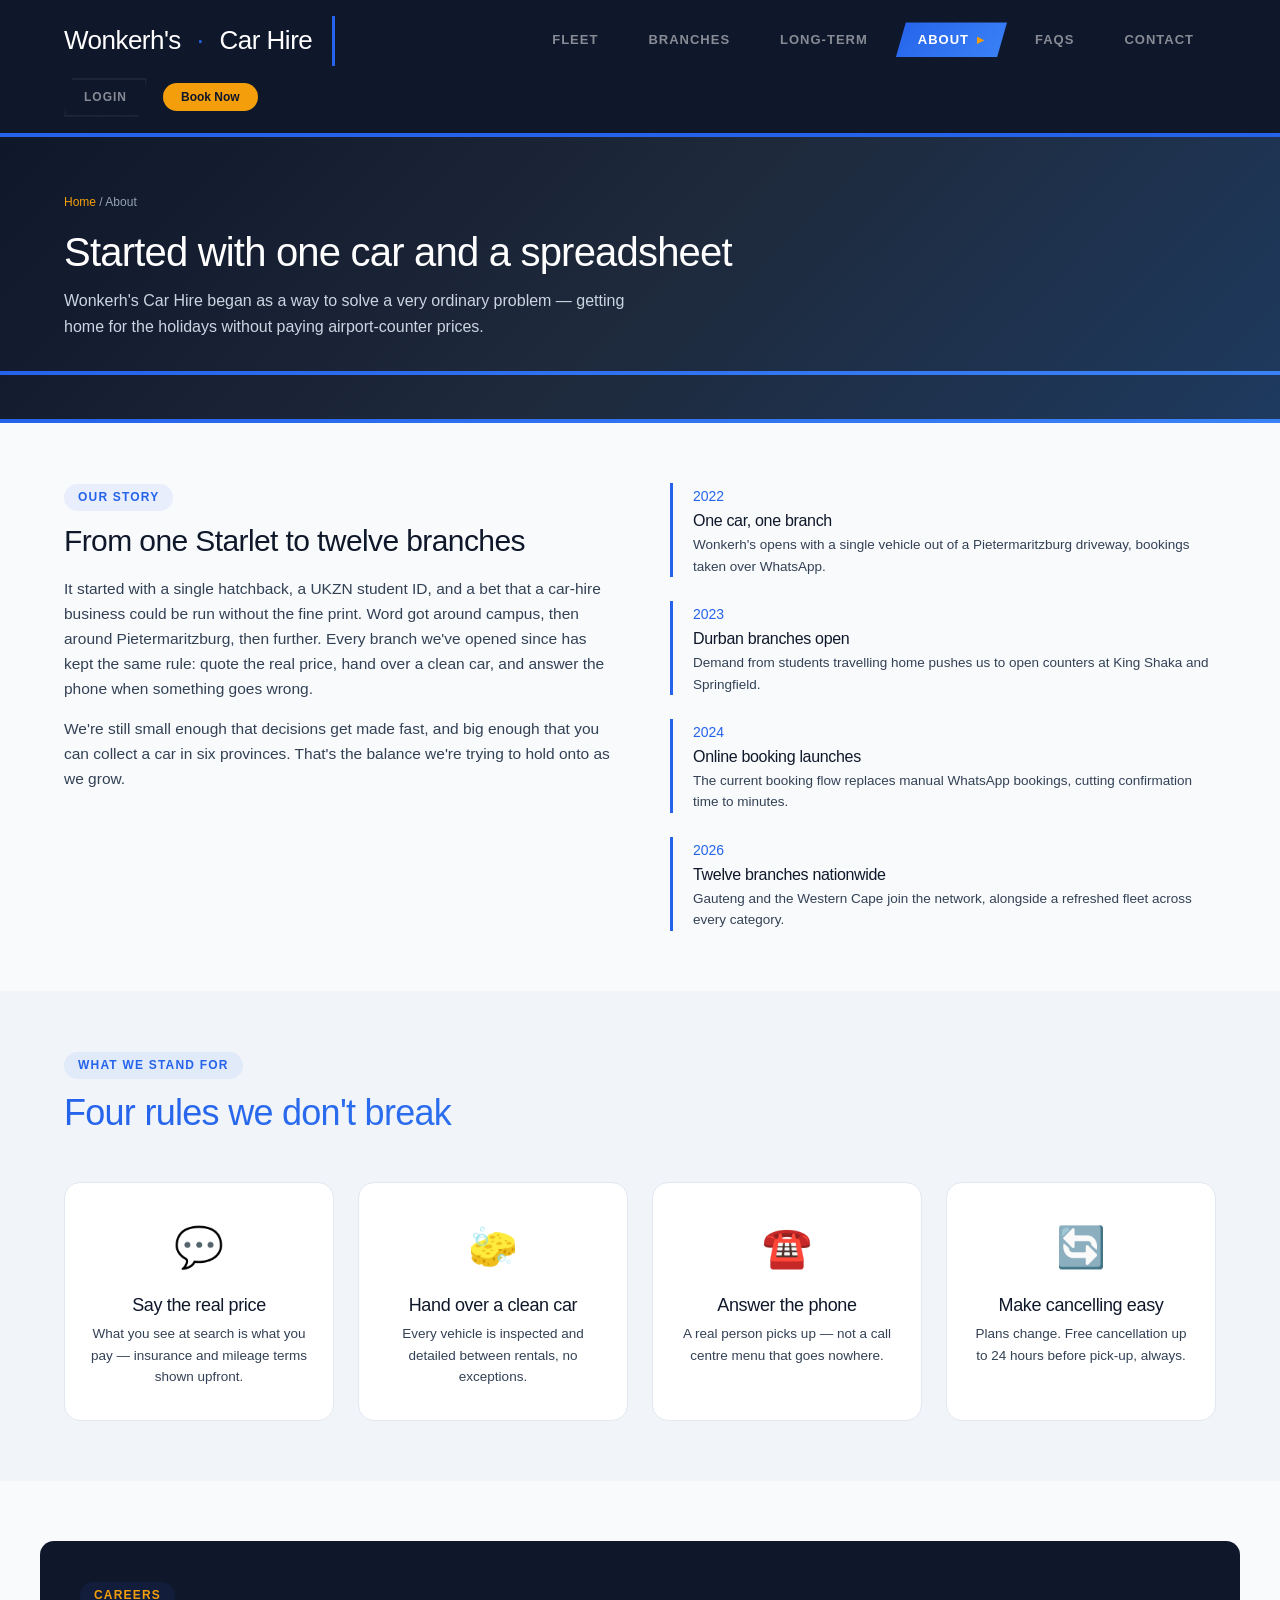
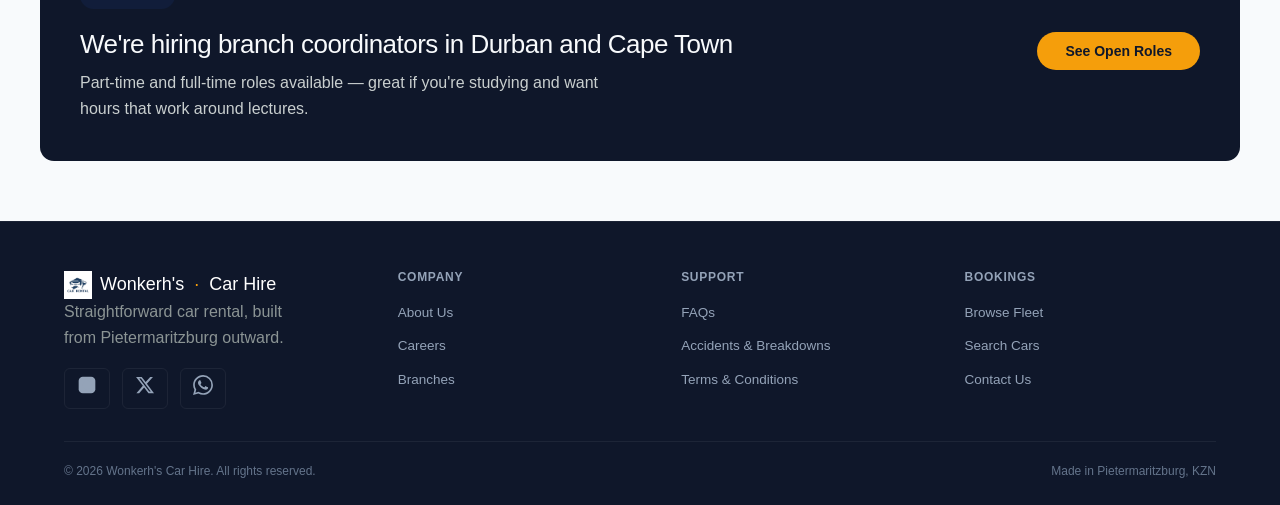
<file: about.html>
<!DOCTYPE html>
<html lang="en">
<head>
<meta charset="UTF-8">
<meta name="viewport" content="width=device-width, initial-scale=1.0">
<title>About Us — Wonkerh's Car Hire</title>
<link rel="stylesheet" href="assets/style.css">
</head>
<body>

<header class="site">
  <div class="nav-row">
    <a href="index.html" class="logo">Wonkerh's<span>·</span>Car&nbsp;Hire</a>
    <nav class="main-nav">
      <ul>
        <li><a href="vehicles.html">Fleet</a></li>
        <li><a href="branches.html">Branches</a></li>
        <li><a href="long-term.html">Long-Term</a></li>
        <li><a href="about.html" class="active">About</a></li>
        <li><a href="faq.html">FAQs</a></li>
        <li><a href="contact.html">Contact</a></li>
      </ul>
    </nav>
    <div class="nav-right">
      <a href="login.html" class="nav-phone">Login</a>
      <a href="results.html" class="btn btn-amber btn-sm">Book Now</a>
      <button class="burger" aria-label="Menu">&#9776;</button>
    </div>
  </div>
  <div class="mobile-panel">
    <ul>
      <li><a href="index.html">Home</a></li>
      <li><a href="vehicles.html">Fleet</a></li>
      <li><a href="branches.html">Branches</a></li>
      <li><a href="long-term.html">Long-Term</a></li>
      <li><a href="about.html">About</a></li>
      <li><a href="faq.html">FAQs</a></li>
      <li><a href="contact.html">Contact</a></li>
      <li><a href="login.html">Login</a></li>
    </ul>
  </div>
</header>

<div class="page-head">
  <div class="wrap in">
    <div class="breadcrumb"><a href="index.html">Home</a> / About</div>
    <h1>Started with one car and a spreadsheet</h1>
    <p>Wonkerh's Car Hire began as a way to solve a very ordinary problem — getting home for the holidays without paying airport-counter prices.</p>
  </div>
  <div class="route-strip"></div>
</div>

<section>
  <div class="wrap" style="display:grid; grid-template-columns:1fr 1fr; gap:60px; align-items:start;">
    <div>
      <span class="kicker">Our Story</span>
      <h2 style="font-size:30px; margin-bottom:18px;">From one Starlet to twelve branches</h2>
      <p style="color:var(--ink-soft); font-size:15.5px; margin-bottom:16px;">
        It started with a single hatchback, a UKZN student ID, and a bet that a car-hire business could
        be run without the fine print. Word got around campus, then around Pietermaritzburg, then
        further. Every branch we've opened since has kept the same rule: quote the real price, hand over
        a clean car, and answer the phone when something goes wrong.
      </p>
      <p style="color:var(--ink-soft); font-size:15.5px;">
        We're still small enough that decisions get made fast, and big enough that you can collect a car
        in six provinces. That's the balance we're trying to hold onto as we grow.
      </p>
    </div>

    <div class="timeline">
      <div class="timeline-item">
        <span class="yr">2022</span>
        <h3>One car, one branch</h3>
        <p>Wonkerh's opens with a single vehicle out of a Pietermaritzburg driveway, bookings taken over WhatsApp.</p>
      </div>
      <div class="timeline-item">
        <span class="yr">2023</span>
        <h3>Durban branches open</h3>
        <p>Demand from students travelling home pushes us to open counters at King Shaka and Springfield.</p>
      </div>
      <div class="timeline-item">
        <span class="yr">2024</span>
        <h3>Online booking launches</h3>
        <p>The current booking flow replaces manual WhatsApp bookings, cutting confirmation time to minutes.</p>
      </div>
      <div class="timeline-item">
        <span class="yr">2026</span>
        <h3>Twelve branches nationwide</h3>
        <p>Gauteng and the Western Cape join the network, alongside a refreshed fleet across every category.</p>
      </div>
    </div>
  </div>
</section>

<section class="section-alt">
  <div class="wrap">
    <div class="section-head">
      <span class="kicker">What We Stand For</span>
      <h2>Four rules we don't break</h2>
    </div>
    <div class="values-grid">
      <div class="value-card">
        <div class="glyph">💬</div>
        <h3>Say the real price</h3>
        <p>What you see at search is what you pay — insurance and mileage terms shown upfront.</p>
      </div>
      <div class="value-card">
        <div class="glyph">🧽</div>
        <h3>Hand over a clean car</h3>
        <p>Every vehicle is inspected and detailed between rentals, no exceptions.</p>
      </div>
      <div class="value-card">
        <div class="glyph">☎️</div>
        <h3>Answer the phone</h3>
        <p>A real person picks up — not a call centre menu that goes nowhere.</p>
      </div>
      <div class="value-card">
        <div class="glyph">🔄</div>
        <h3>Make cancelling easy</h3>
        <p>Plans change. Free cancellation up to 24 hours before pick-up, always.</p>
      </div>
    </div>
  </div>
</section>

<section id="careers">
  <div class="wrap" style="display:flex; align-items:center; justify-content:space-between; gap:30px; flex-wrap:wrap; background:var(--ink); color:var(--paper); padding:40px; border-radius:14px;">
    <div>
      <span class="kicker" style="color:var(--amber);">Careers</span>
      <h2 style="font-size:26px; margin-top:8px;">We're hiring branch coordinators in Durban and Cape Town</h2>
      <p style="color:#C9CFCF; margin-top:10px; max-width:520px;">Part-time and full-time roles available — great if you're studying and want hours that work around lectures.</p>
    </div>
    <a href="contact.html" class="btn btn-amber">See Open Roles</a>
  </div>
</section>

<footer class="site">
  <div class="wrap">
    <div class="footer-grid">
      <div>
        <div class="footer-logo">
          <img src="images/logo.jpg" alt="Wonkerh's" style="height:28px; width:auto;" onerror="this.style.display='none'">
          Wonkerh's<span>·</span>Car&nbsp;Hire
        </div>
        <p style="max-width:220px; color:#8B9494;">Straightforward car rental, built from Pietermaritzburg outward.</p>
        <div class="social-row" style="margin-top:18px;">
          <a href="#" aria-label="Instagram" class="social-link ig-link">
            <svg viewBox="0 0 24 24" width="20" height="20" fill="currentColor">
              <rect x="2" y="2" width="20" height="20" rx="5" ry="5"/>
              <circle cx="12" cy="12" r="5"/>
              <circle cx="17.5" cy="6.5" r="1.5"/>
            </svg>
          </a>
          <a href="#" aria-label="X (Twitter)" class="social-link x-link">
            <svg viewBox="0 0 24 24" width="20" height="20" fill="currentColor">
              <path d="M18.244 2.25h3.308l-7.227 8.26 8.502 11.24H16.17l-5.214-6.817L4.99 21.75H1.68l7.73-8.835L1.254 2.25H8.08l4.713 6.231zm-1.161 17.52h1.833L7.084 4.126H5.117z"/>
            </svg>
          </a>
          <a href="#" aria-label="WhatsApp" class="social-link wa-link">
            <svg viewBox="0 0 24 24" width="20" height="20" fill="currentColor">
              <path d="M17.472 14.382c-.297-.149-1.758-.867-2.03-.967-.273-.099-.471-.148-.67.15-.197.297-.767.966-.94 1.164-.173.199-.347.223-.644.075-.297-.15-1.255-.463-2.39-1.475-.883-.788-1.48-1.761-1.653-2.059-.173-.297-.018-.458.13-.606.134-.133.298-.347.446-.52.149-.174.198-.298.298-.497.099-.198.05-.371-.025-.52-.075-.149-.669-1.612-.916-2.207-.242-.579-.487-.5-.669-.51-.173-.008-.371-.01-.57-.01-.198 0-.52.074-.792.372-.272.297-1.04 1.016-1.04 2.479 0 1.462 1.065 2.875 1.213 3.074.149.198 2.096 3.2 5.077 4.487.709.306 1.262.489 1.694.625.712.227 1.36.195 1.871.118.571-.085 1.758-.719 2.006-1.413.248-.694.248-1.289.173-1.413-.074-.124-.272-.198-.57-.347m-5.421 7.403h-.004a9.87 9.87 0 01-5.031-1.378l-.361-.214-3.741.982.998-3.648-.235-.374a9.86 9.86 0 01-1.51-5.26c.001-5.45 4.436-9.884 9.888-9.884 2.64 0 5.122 1.03 6.988 2.898a9.825 9.825 0 012.893 6.994c-.003 5.45-4.437 9.884-9.885 9.884m8.413-18.297A11.815 11.815 0 0012.05 0C5.495 0 .16 5.335.157 11.892c0 2.096.547 4.142 1.588 5.945L.057 24l6.305-1.654a11.882 11.882 0 005.683 1.448h.005c6.554 0 11.89-5.335 11.893-11.893a11.821 11.821 0 00-3.48-8.413z"/>
            </svg>
          </a>
        </div>
      </div>
      <div>
        <h4>Company</h4>
        <ul>
          <li><a href="about.html">About Us</a></li>
          <li><a href="about.html#careers">Careers</a></li>
          <li><a href="branches.html">Branches</a></li>
        </ul>
      </div>
      <div>
        <h4>Support</h4>
        <ul>
          <li><a href="faq.html">FAQs</a></li>
          <li><a href="faq.html#accidents">Accidents &amp; Breakdowns</a></li>
          <li><a href="faq.html#terms">Terms &amp; Conditions</a></li>
        </ul>
      </div>
      <div>
        <h4>Bookings</h4>
        <ul>
          <li><a href="vehicles.html">Browse Fleet</a></li>
          <li><a href="results.html">Search Cars</a></li>
          <li><a href="contact.html">Contact Us</a></li>
        </ul>
      </div>
    </div>
    <div class="foot-bottom">
      <span>© 2026 Wonkerh's Car Hire. All rights reserved.</span>
      <span>Made in Pietermaritzburg, KZN</span>
    </div>
  </div>
</footer>

<script src="assets/script.js"></script>
</body>
</html>
</file>
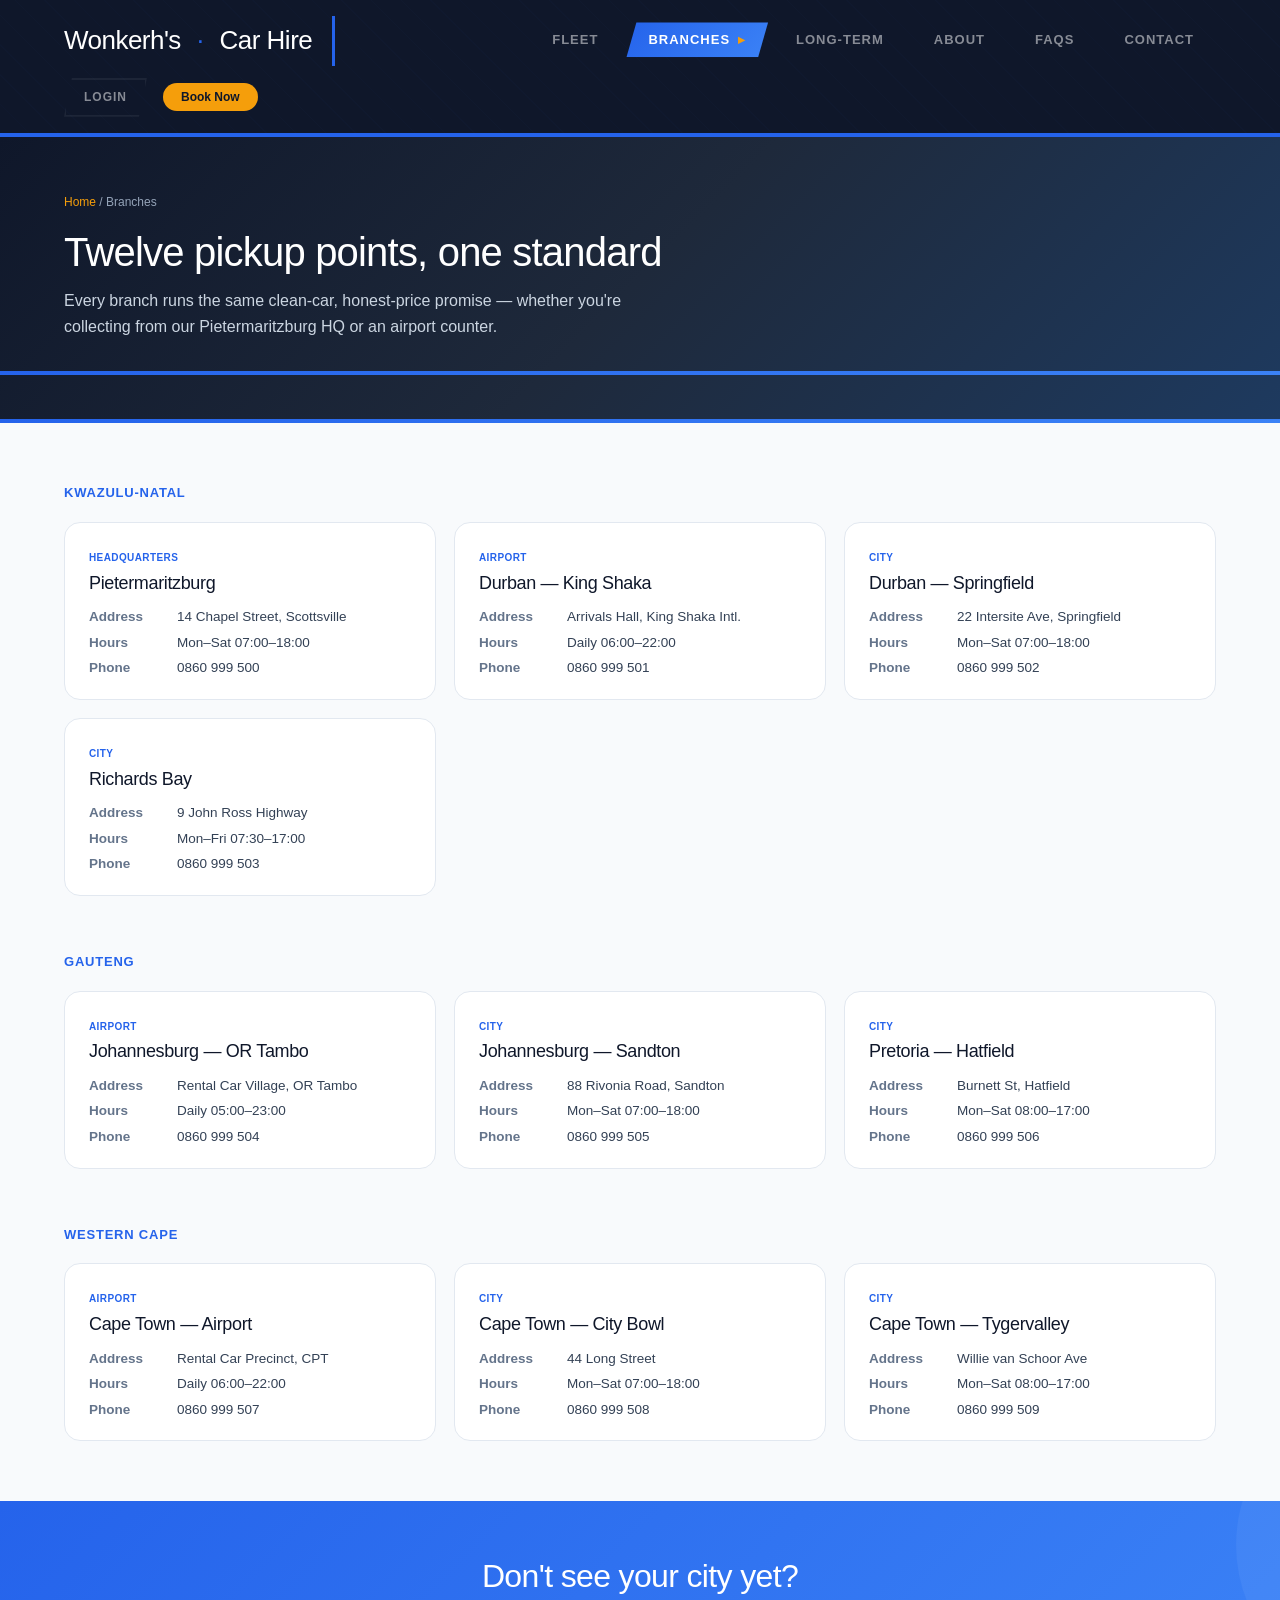
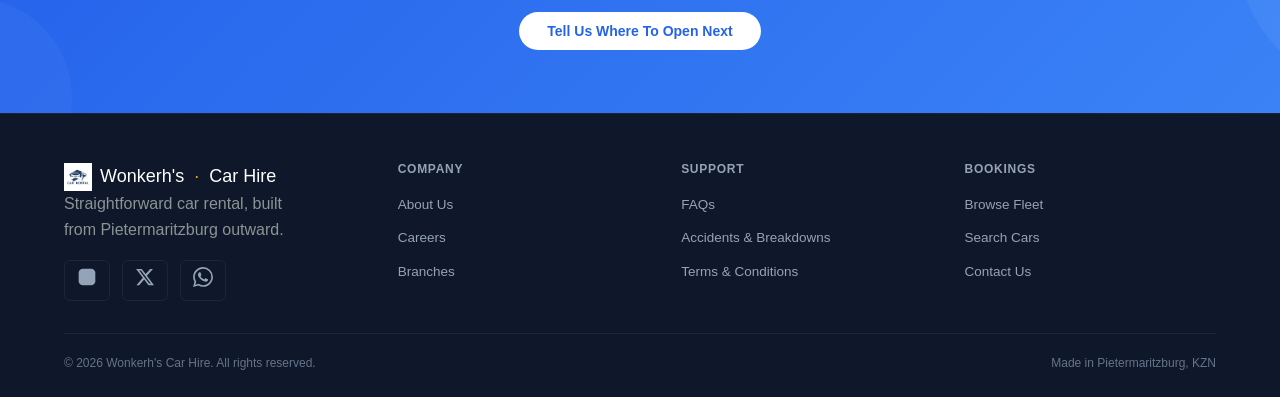
<file: branches.html>
<!DOCTYPE html>
<html lang="en">
<head>
<meta charset="UTF-8">
<meta name="viewport" content="width=device-width, initial-scale=1.0">
<title>Branches — Wonkerh's Car Hire</title>
<link rel="stylesheet" href="assets/style.css">
<style>
  .province-block{ margin-bottom:56px; }
  .province-block:last-child{ margin-bottom:0; }
  .province-title{ font-size:13px; font-weight:800; text-transform:uppercase; letter-spacing:0.06em; color:var(--route); margin-bottom:18px; }
  .province-grid{ display:grid; grid-template-columns:repeat(3,1fr); gap:18px; }
  @media (max-width:960px){ .province-grid{ grid-template-columns:1fr 1fr; } }
  @media (max-width:640px){ .province-grid{ grid-template-columns:1fr; } }
</style>
</head>
<body>

<header class="site">
  <div class="nav-row">
    <a href="index.html" class="logo">Wonkerh's<span>·</span>Car&nbsp;Hire</a>
    <nav class="main-nav">
      <ul>
        <li><a href="vehicles.html">Fleet</a></li>
        <li><a href="branches.html" class="active">Branches</a></li>
        <li><a href="long-term.html">Long-Term</a></li>
        <li><a href="about.html">About</a></li>
        <li><a href="faq.html">FAQs</a></li>
        <li><a href="contact.html">Contact</a></li>
      </ul>
    </nav>
    <div class="nav-right">
      <a href="login.html" class="nav-phone">Login</a>
      <a href="results.html" class="btn btn-amber btn-sm">Book Now</a>
      <button class="burger" aria-label="Menu">&#9776;</button>
    </div>
  </div>
  <div class="mobile-panel">
    <ul>
      <li><a href="index.html">Home</a></li>
      <li><a href="vehicles.html">Fleet</a></li>
      <li><a href="branches.html">Branches</a></li>
      <li><a href="long-term.html">Long-Term</a></li>
      <li><a href="about.html">About</a></li>
      <li><a href="faq.html">FAQs</a></li>
      <li><a href="contact.html">Contact</a></li>
      <li><a href="login.html">Login</a></li>
    </ul>
  </div>
</header>

<div class="page-head">
  <div class="wrap in">
    <div class="breadcrumb"><a href="index.html">Home</a> / Branches</div>
    <h1>Twelve pickup points, one standard</h1>
    <p>Every branch runs the same clean-car, honest-price promise — whether you're collecting from our Pietermaritzburg HQ or an airport counter.</p>
  </div>
  <div class="route-strip"></div>
</div>

<section>
  <div class="wrap">

    <div class="province-block">
      <div class="province-title">KwaZulu-Natal</div>
      <div class="province-grid">
        <div class="branch-card-light">
          <span class="province">Headquarters</span>
          <h3>Pietermaritzburg</h3>
          <dl>
            <dt>Address</dt><dd>14 Chapel Street, Scottsville</dd>
            <dt>Hours</dt><dd>Mon–Sat 07:00–18:00</dd>
            <dt>Phone</dt><dd>0860 999 500</dd>
          </dl>
        </div>
        <div class="branch-card-light">
          <span class="province">Airport</span>
          <h3>Durban — King Shaka</h3>
          <dl>
            <dt>Address</dt><dd>Arrivals Hall, King Shaka Intl.</dd>
            <dt>Hours</dt><dd>Daily 06:00–22:00</dd>
            <dt>Phone</dt><dd>0860 999 501</dd>
          </dl>
        </div>
        <div class="branch-card-light">
          <span class="province">City</span>
          <h3>Durban — Springfield</h3>
          <dl>
            <dt>Address</dt><dd>22 Intersite Ave, Springfield</dd>
            <dt>Hours</dt><dd>Mon–Sat 07:00–18:00</dd>
            <dt>Phone</dt><dd>0860 999 502</dd>
          </dl>
        </div>
        <div class="branch-card-light">
          <span class="province">City</span>
          <h3>Richards Bay</h3>
          <dl>
            <dt>Address</dt><dd>9 John Ross Highway</dd>
            <dt>Hours</dt><dd>Mon–Fri 07:30–17:00</dd>
            <dt>Phone</dt><dd>0860 999 503</dd>
          </dl>
        </div>
      </div>
    </div>

    <div class="province-block">
      <div class="province-title">Gauteng</div>
      <div class="province-grid">
        <div class="branch-card-light">
          <span class="province">Airport</span>
          <h3>Johannesburg — OR Tambo</h3>
          <dl>
            <dt>Address</dt><dd>Rental Car Village, OR Tambo</dd>
            <dt>Hours</dt><dd>Daily 05:00–23:00</dd>
            <dt>Phone</dt><dd>0860 999 504</dd>
          </dl>
        </div>
        <div class="branch-card-light">
          <span class="province">City</span>
          <h3>Johannesburg — Sandton</h3>
          <dl>
            <dt>Address</dt><dd>88 Rivonia Road, Sandton</dd>
            <dt>Hours</dt><dd>Mon–Sat 07:00–18:00</dd>
            <dt>Phone</dt><dd>0860 999 505</dd>
          </dl>
        </div>
        <div class="branch-card-light">
          <span class="province">City</span>
          <h3>Pretoria — Hatfield</h3>
          <dl>
            <dt>Address</dt><dd>Burnett St, Hatfield</dd>
            <dt>Hours</dt><dd>Mon–Sat 08:00–17:00</dd>
            <dt>Phone</dt><dd>0860 999 506</dd>
          </dl>
        </div>
      </div>
    </div>

    <div class="province-block">
      <div class="province-title">Western Cape</div>
      <div class="province-grid">
        <div class="branch-card-light">
          <span class="province">Airport</span>
          <h3>Cape Town — Airport</h3>
          <dl>
            <dt>Address</dt><dd>Rental Car Precinct, CPT</dd>
            <dt>Hours</dt><dd>Daily 06:00–22:00</dd>
            <dt>Phone</dt><dd>0860 999 507</dd>
          </dl>
        </div>
        <div class="branch-card-light">
          <span class="province">City</span>
          <h3>Cape Town — City Bowl</h3>
          <dl>
            <dt>Address</dt><dd>44 Long Street</dd>
            <dt>Hours</dt><dd>Mon–Sat 07:00–18:00</dd>
            <dt>Phone</dt><dd>0860 999 508</dd>
          </dl>
        </div>
        <div class="branch-card-light">
          <span class="province">City</span>
          <h3>Cape Town — Tygervalley</h3>
          <dl>
            <dt>Address</dt><dd>Willie van Schoor Ave</dd>
            <dt>Hours</dt><dd>Mon–Sat 08:00–17:00</dd>
            <dt>Phone</dt><dd>0860 999 509</dd>
          </dl>
        </div>
      </div>
    </div>

  </div>
</section>

<div class="cta-banner">
  <div class="wrap">
    <h2>Don't see your city yet?</h2>
    <a href="contact.html" class="btn btn-dark">Tell Us Where To Open Next</a>
  </div>
</div>

<footer class="site">
  <div class="wrap">
    <div class="footer-grid">
      <div>
        <div class="footer-logo">
          <img src="images/logo.jpg" alt="Wonkerh's" style="height:28px; width:auto;" onerror="this.style.display='none'">
          Wonkerh's<span>·</span>Car&nbsp;Hire
        </div>
        <p style="max-width:220px; color:#8B9494;">Straightforward car rental, built from Pietermaritzburg outward.</p>
        <div class="social-row" style="margin-top:18px;">
          <a href="#" aria-label="Instagram" class="social-link ig-link">
            <svg viewBox="0 0 24 24" width="20" height="20" fill="currentColor">
              <rect x="2" y="2" width="20" height="20" rx="5" ry="5"/>
              <circle cx="12" cy="12" r="5"/>
              <circle cx="17.5" cy="6.5" r="1.5"/>
            </svg>
          </a>
          <a href="#" aria-label="X (Twitter)" class="social-link x-link">
            <svg viewBox="0 0 24 24" width="20" height="20" fill="currentColor">
              <path d="M18.244 2.25h3.308l-7.227 8.26 8.502 11.24H16.17l-5.214-6.817L4.99 21.75H1.68l7.73-8.835L1.254 2.25H8.08l4.713 6.231zm-1.161 17.52h1.833L7.084 4.126H5.117z"/>
            </svg>
          </a>
          <a href="#" aria-label="WhatsApp" class="social-link wa-link">
            <svg viewBox="0 0 24 24" width="20" height="20" fill="currentColor">
              <path d="M17.472 14.382c-.297-.149-1.758-.867-2.03-.967-.273-.099-.471-.148-.67.15-.197.297-.767.966-.94 1.164-.173.199-.347.223-.644.075-.297-.15-1.255-.463-2.39-1.475-.883-.788-1.48-1.761-1.653-2.059-.173-.297-.018-.458.13-.606.134-.133.298-.347.446-.52.149-.174.198-.298.298-.497.099-.198.05-.371-.025-.52-.075-.149-.669-1.612-.916-2.207-.242-.579-.487-.5-.669-.51-.173-.008-.371-.01-.57-.01-.198 0-.52.074-.792.372-.272.297-1.04 1.016-1.04 2.479 0 1.462 1.065 2.875 1.213 3.074.149.198 2.096 3.2 5.077 4.487.709.306 1.262.489 1.694.625.712.227 1.36.195 1.871.118.571-.085 1.758-.719 2.006-1.413.248-.694.248-1.289.173-1.413-.074-.124-.272-.198-.57-.347m-5.421 7.403h-.004a9.87 9.87 0 01-5.031-1.378l-.361-.214-3.741.982.998-3.648-.235-.374a9.86 9.86 0 01-1.51-5.26c.001-5.45 4.436-9.884 9.888-9.884 2.64 0 5.122 1.03 6.988 2.898a9.825 9.825 0 012.893 6.994c-.003 5.45-4.437 9.884-9.885 9.884m8.413-18.297A11.815 11.815 0 0012.05 0C5.495 0 .16 5.335.157 11.892c0 2.096.547 4.142 1.588 5.945L.057 24l6.305-1.654a11.882 11.882 0 005.683 1.448h.005c6.554 0 11.89-5.335 11.893-11.893a11.821 11.821 0 00-3.48-8.413z"/>
            </svg>
          </a>
        </div>
      </div>
      <div>
        <h4>Company</h4>
        <ul>
          <li><a href="about.html">About Us</a></li>
          <li><a href="about.html#careers">Careers</a></li>
          <li><a href="branches.html">Branches</a></li>
        </ul>
      </div>
      <div>
        <h4>Support</h4>
        <ul>
          <li><a href="faq.html">FAQs</a></li>
          <li><a href="faq.html#accidents">Accidents &amp; Breakdowns</a></li>
          <li><a href="faq.html#terms">Terms &amp; Conditions</a></li>
        </ul>
      </div>
      <div>
        <h4>Bookings</h4>
        <ul>
          <li><a href="vehicles.html">Browse Fleet</a></li>
          <li><a href="results.html">Search Cars</a></li>
          <li><a href="contact.html">Contact Us</a></li>
        </ul>
      </div>
    </div>
    <div class="foot-bottom">
      <span>© 2026 Wonkerh's Car Hire. All rights reserved.</span>
      <span>Made in Pietermaritzburg, KZN</span>
    </div>
  </div>
</footer>

<script src="assets/script.js"></script>
</body>
</html>
</file>
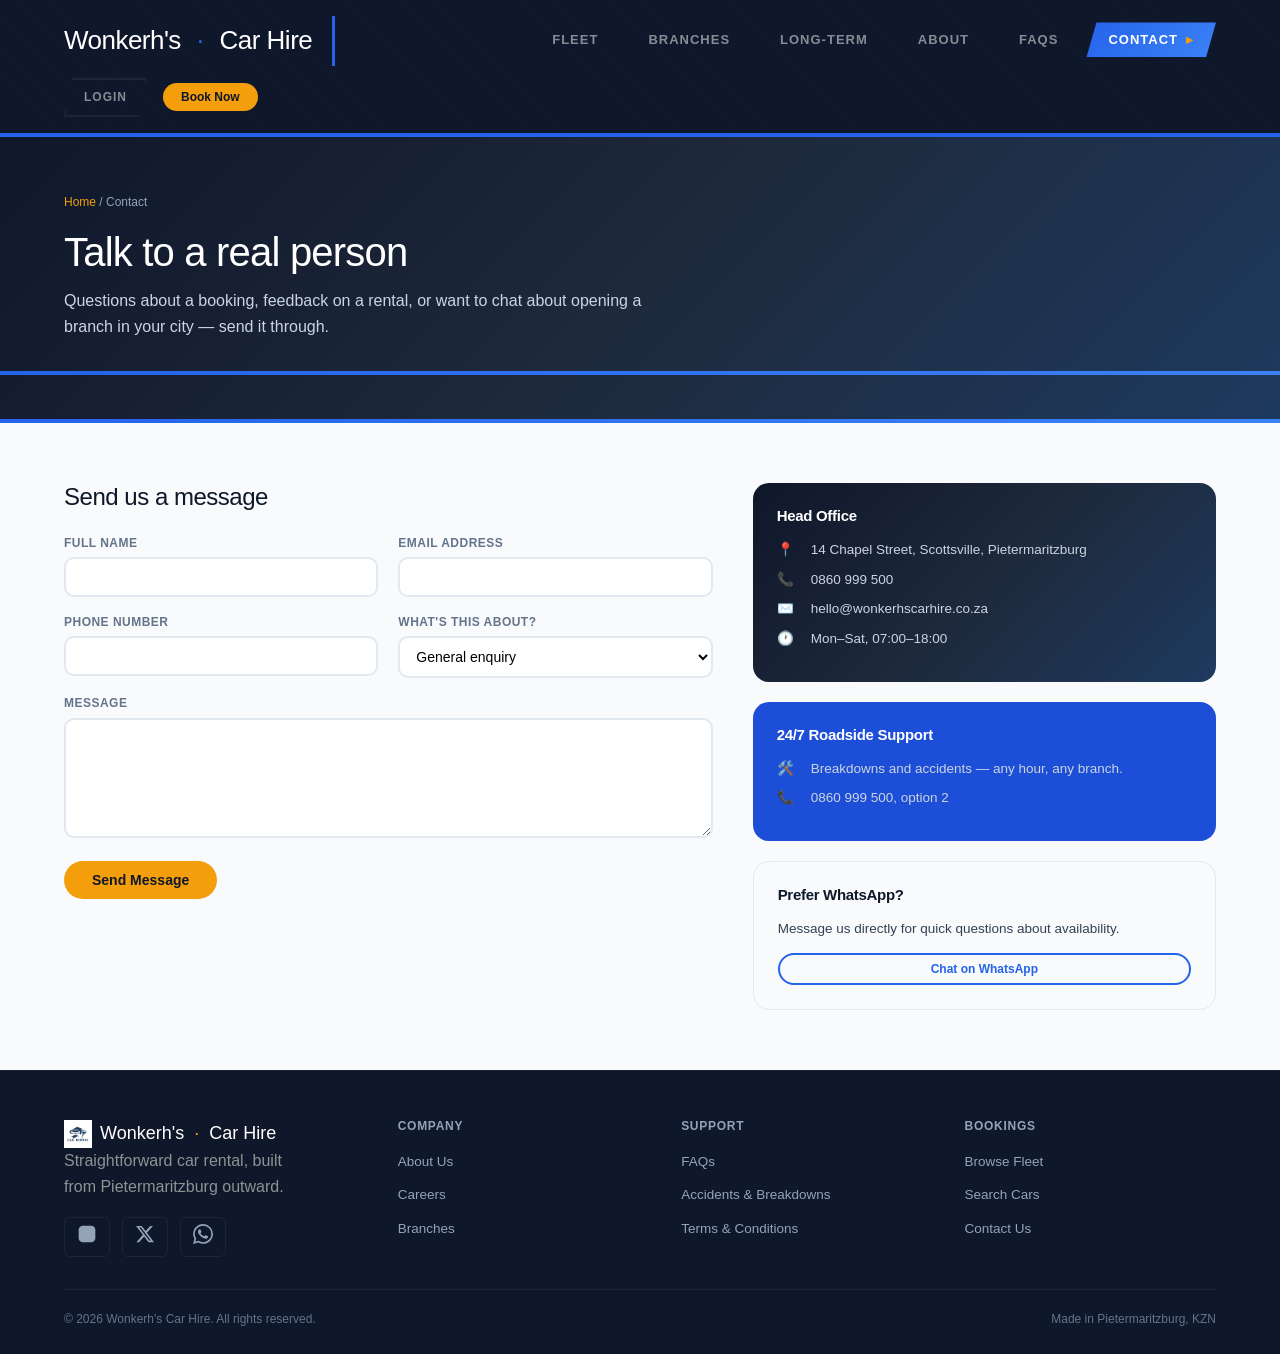
<file: contact.html>
<!DOCTYPE html>
<html lang="en">
<head>
<meta charset="UTF-8">
<meta name="viewport" content="width=device-width, initial-scale=1.0">
<title>Contact Us — Wonkerh's Car Hire</title>
<link rel="stylesheet" href="assets/style.css">
</head>
<body>

<header class="site">
  <div class="nav-row">
    <a href="index.html" class="logo">Wonkerh's<span>·</span>Car&nbsp;Hire</a>
    <nav class="main-nav">
      <ul>
        <li><a href="vehicles.html">Fleet</a></li>
        <li><a href="branches.html">Branches</a></li>
        <li><a href="long-term.html">Long-Term</a></li>
        <li><a href="about.html">About</a></li>
        <li><a href="faq.html">FAQs</a></li>
        <li><a href="contact.html" class="active">Contact</a></li>
      </ul>
    </nav>
    <div class="nav-right">
      <a href="login.html" class="nav-phone">Login</a>
      <a href="results.html" class="btn btn-amber btn-sm">Book Now</a>
      <button class="burger" aria-label="Menu">&#9776;</button>
    </div>
  </div>
  <div class="mobile-panel">
    <ul>
      <li><a href="index.html">Home</a></li>
      <li><a href="vehicles.html">Fleet</a></li>
      <li><a href="branches.html">Branches</a></li>
      <li><a href="long-term.html">Long-Term</a></li>
      <li><a href="about.html">About</a></li>
      <li><a href="faq.html">FAQs</a></li>
      <li><a href="contact.html">Contact</a></li>
      <li><a href="login.html">Login</a></li>
    </ul>
  </div>
</header>

<div class="page-head">
  <div class="wrap in">
    <div class="breadcrumb"><a href="index.html">Home</a> / Contact</div>
    <h1>Talk to a real person</h1>
    <p>Questions about a booking, feedback on a rental, or want to chat about opening a branch in your city — send it through.</p>
  </div>
  <div class="route-strip"></div>
</div>

<section>
  <div class="wrap" style="display:grid; grid-template-columns:1.4fr 1fr; gap:40px; align-items:start;">
    <div>
      <h2 style="font-size:24px; margin-bottom:22px;">Send us a message</h2>
      <form class="form-grid js-contact-form">
        <div class="form-field">
          <label for="c-name">Full name</label>
          <input type="text" id="c-name" required>
        </div>
        <div class="form-field">
          <label for="c-email">Email address</label>
          <input type="email" id="c-email" required>
        </div>
        <div class="form-field">
          <label for="c-phone">Phone number</label>
          <input type="tel" id="c-phone">
        </div>
        <div class="form-field">
          <label for="c-topic">What's this about?</label>
          <select id="c-topic">
            <option>General enquiry</option>
            <option>Existing booking</option>
            <option>Feedback / complaint</option>
            <option>Careers</option>
            <option>Partnership / new branch</option>
          </select>
        </div>
        <div class="form-field full">
          <label for="c-message">Message</label>
          <textarea id="c-message" rows="6" required></textarea>
        </div>
        <div class="form-field full">
          <button type="submit" class="btn btn-amber">Send Message</button>
          <div class="form-success js-form-success">Thanks — your message has been sent. We'll get back to you within one business day.</div>
        </div>
      </form>
    </div>

    <div style="display:flex; flex-direction:column; gap:20px;">
      <div class="info-card">
        <h3>Head Office</h3>
        <div class="info-row"><span class="ico">📍</span><span>14 Chapel Street, Scottsville, Pietermaritzburg</span></div>
        <div class="info-row"><span class="ico">📞</span><span>0860 999 500</span></div>
        <div class="info-row"><span class="ico">✉️</span><span>hello@wonkerhscarhire.co.za</span></div>
        <div class="info-row"><span class="ico">🕐</span><span>Mon–Sat, 07:00–18:00</span></div>
      </div>
      <div class="info-card" style="background:var(--route-dark);">
        <h3>24/7 Roadside Support</h3>
        <div class="info-row"><span class="ico">🛠️</span><span>Breakdowns and accidents — any hour, any branch.</span></div>
        <div class="info-row"><span class="ico">📞</span><span>0860 999 500, option 2</span></div>
      </div>
      <div class="info-card" style="background:transparent; border:1px solid var(--paper-line); color:var(--ink);">
        <h3 style="color:var(--ink);">Prefer WhatsApp?</h3>
        <p style="font-size:13.5px; color:var(--ink-soft); margin-bottom:14px;">Message us directly for quick questions about availability.</p>
        <a href="#" class="btn btn-outline btn-sm btn-block">Chat on WhatsApp</a>
      </div>
    </div>
  </div>
</section>

<footer class="site">
  <div class="wrap">
    <div class="footer-grid">
      <div>
        <div class="footer-logo">
          <img src="images/logo.jpg" alt="Wonkerh's" style="height:28px; width:auto;" onerror="this.style.display='none'">
          Wonkerh's<span>·</span>Car&nbsp;Hire
        </div>
        <p style="max-width:220px; color:#8B9494;">Straightforward car rental, built from Pietermaritzburg outward.</p>
        <div class="social-row" style="margin-top:18px;">
          <a href="#" aria-label="Instagram" class="social-link ig-link">
            <svg viewBox="0 0 24 24" width="20" height="20" fill="currentColor">
              <rect x="2" y="2" width="20" height="20" rx="5" ry="5"/>
              <circle cx="12" cy="12" r="5"/>
              <circle cx="17.5" cy="6.5" r="1.5"/>
            </svg>
          </a>
          <a href="#" aria-label="X (Twitter)" class="social-link x-link">
            <svg viewBox="0 0 24 24" width="20" height="20" fill="currentColor">
              <path d="M18.244 2.25h3.308l-7.227 8.26 8.502 11.24H16.17l-5.214-6.817L4.99 21.75H1.68l7.73-8.835L1.254 2.25H8.08l4.713 6.231zm-1.161 17.52h1.833L7.084 4.126H5.117z"/>
            </svg>
          </a>
          <a href="#" aria-label="WhatsApp" class="social-link wa-link">
            <svg viewBox="0 0 24 24" width="20" height="20" fill="currentColor">
              <path d="M17.472 14.382c-.297-.149-1.758-.867-2.03-.967-.273-.099-.471-.148-.67.15-.197.297-.767.966-.94 1.164-.173.199-.347.223-.644.075-.297-.15-1.255-.463-2.39-1.475-.883-.788-1.48-1.761-1.653-2.059-.173-.297-.018-.458.13-.606.134-.133.298-.347.446-.52.149-.174.198-.298.298-.497.099-.198.05-.371-.025-.52-.075-.149-.669-1.612-.916-2.207-.242-.579-.487-.5-.669-.51-.173-.008-.371-.01-.57-.01-.198 0-.52.074-.792.372-.272.297-1.04 1.016-1.04 2.479 0 1.462 1.065 2.875 1.213 3.074.149.198 2.096 3.2 5.077 4.487.709.306 1.262.489 1.694.625.712.227 1.36.195 1.871.118.571-.085 1.758-.719 2.006-1.413.248-.694.248-1.289.173-1.413-.074-.124-.272-.198-.57-.347m-5.421 7.403h-.004a9.87 9.87 0 01-5.031-1.378l-.361-.214-3.741.982.998-3.648-.235-.374a9.86 9.86 0 01-1.51-5.26c.001-5.45 4.436-9.884 9.888-9.884 2.64 0 5.122 1.03 6.988 2.898a9.825 9.825 0 012.893 6.994c-.003 5.45-4.437 9.884-9.885 9.884m8.413-18.297A11.815 11.815 0 0012.05 0C5.495 0 .16 5.335.157 11.892c0 2.096.547 4.142 1.588 5.945L.057 24l6.305-1.654a11.882 11.882 0 005.683 1.448h.005c6.554 0 11.89-5.335 11.893-11.893a11.821 11.821 0 00-3.48-8.413z"/>
            </svg>
          </a>
        </div>
      </div>
      <div>
        <h4>Company</h4>
        <ul>
          <li><a href="about.html">About Us</a></li>
          <li><a href="about.html#careers">Careers</a></li>
          <li><a href="branches.html">Branches</a></li>
        </ul>
      </div>
      <div>
        <h4>Support</h4>
        <ul>
          <li><a href="faq.html">FAQs</a></li>
          <li><a href="faq.html#accidents">Accidents &amp; Breakdowns</a></li>
          <li><a href="faq.html#terms">Terms &amp; Conditions</a></li>
        </ul>
      </div>
      <div>
        <h4>Bookings</h4>
        <ul>
          <li><a href="vehicles.html">Browse Fleet</a></li>
          <li><a href="results.html">Search Cars</a></li>
          <li><a href="contact.html">Contact Us</a></li>
        </ul>
      </div>
    </div>
    <div class="foot-bottom">
      <span>© 2026 Wonkerh's Car Hire. All rights reserved.</span>
      <span>Made in Pietermaritzburg, KZN</span>
    </div>
  </div>
</footer>

<script src="assets/script.js"></script>
</body>
</html>
</file>
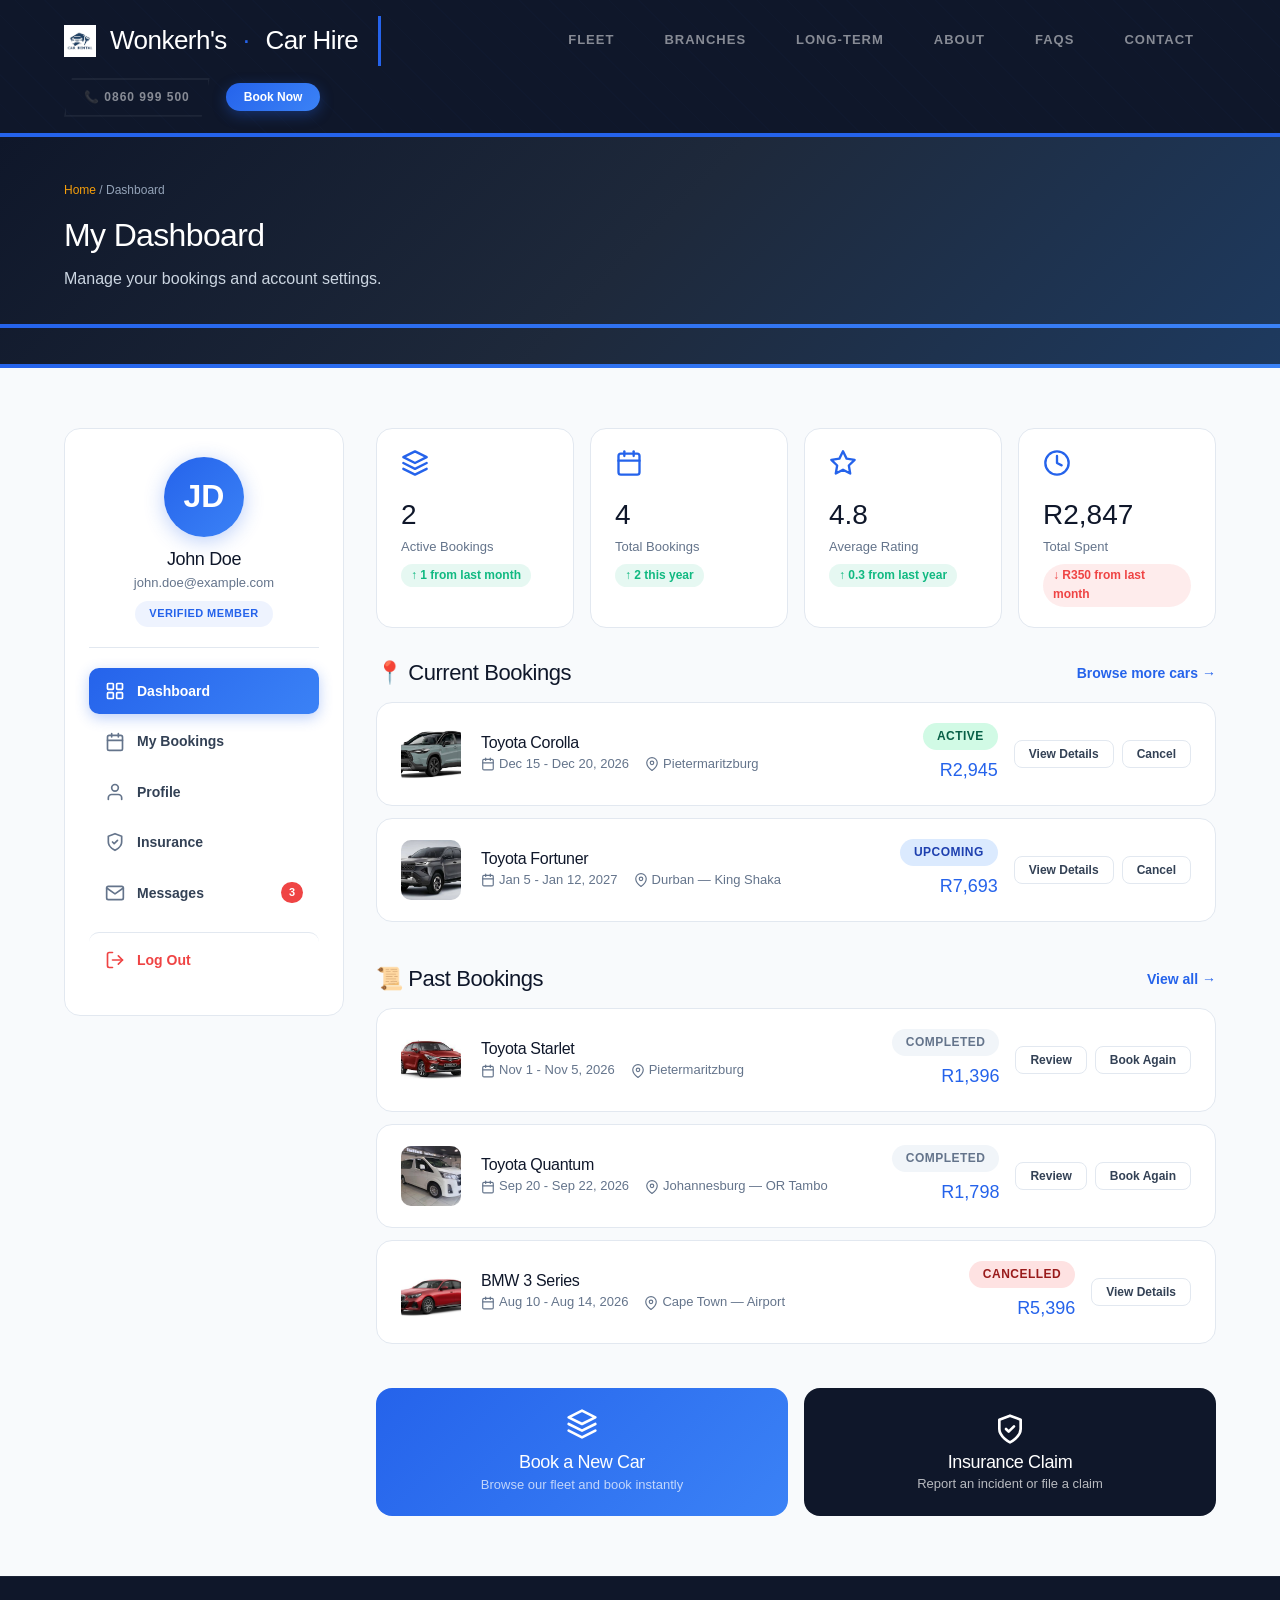
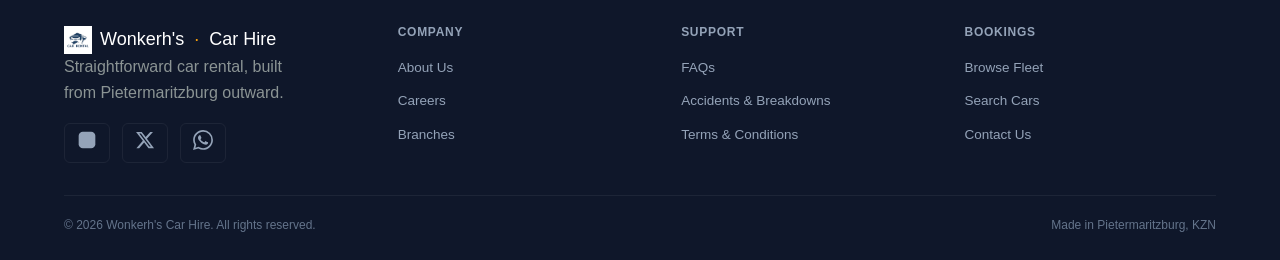
<file: dashboard.html>
<!DOCTYPE html>
<html lang="en">
<head>
<meta charset="UTF-8">
<meta name="viewport" content="width=device-width, initial-scale=1.0">
<title>Dashboard — Wonkerh's Car Hire</title>
<link rel="stylesheet" href="assets/style.css">
<style>
  /* ---------- Dashboard Styles ---------- */
  .dashboard-grid {
    display: grid;
    grid-template-columns: 280px 1fr;
    gap: 32px;
    align-items: start;
  }

  /* ---------- Sidebar ---------- */
  .dashboard-sidebar {
    background: #fff;
    border: 1px solid var(--paper-line);
    border-radius: var(--radius-lg);
    padding: 28px 24px;
    position: sticky;
    top: 100px;
  }

  .dashboard-sidebar .user-avatar {
    text-align: center;
    margin-bottom: 20px;
  }

  .dashboard-sidebar .user-avatar .avatar-circle {
    width: 80px;
    height: 80px;
    border-radius: 50%;
    background: var(--primary-gradient);
    display: flex;
    align-items: center;
    justify-content: center;
    margin: 0 auto 12px;
    font-size: 32px;
    color: #fff;
    font-weight: 700;
    font-family: 'Archivo Black', sans-serif;
    box-shadow: 0 4px 20px rgba(37, 99, 235, 0.3);
  }

  .dashboard-sidebar .user-avatar h3 {
    font-size: 18px;
    margin-bottom: 2px;
  }

  .dashboard-sidebar .user-avatar p {
    font-size: 13px;
    color: var(--ink-faint);
  }

  .dashboard-sidebar .user-avatar .badge {
    display: inline-block;
    margin-top: 8px;
    padding: 4px 14px;
    background: var(--primary-bg);
    color: var(--primary);
    border-radius: 999px;
    font-size: 11px;
    font-weight: 700;
    text-transform: uppercase;
    letter-spacing: 0.04em;
  }

  .sidebar-nav {
    border-top: 1px solid var(--paper-line);
    padding-top: 20px;
    margin-top: 4px;
  }

  .sidebar-nav a {
    display: flex;
    align-items: center;
    gap: 12px;
    padding: 12px 16px;
    border-radius: 10px;
    color: var(--ink-soft);
    font-weight: 600;
    font-size: 14px;
    transition: all var(--transition);
    margin-bottom: 4px;
    text-decoration: none;
    cursor: pointer;
  }

  .sidebar-nav a svg {
    width: 20px;
    height: 20px;
    stroke: var(--ink-faint);
    fill: none;
    stroke-width: 2;
    stroke-linecap: round;
    stroke-linejoin: round;
    flex-shrink: 0;
  }

  .sidebar-nav a:hover {
    background: var(--primary-bg);
    color: var(--primary);
  }

  .sidebar-nav a:hover svg {
    stroke: var(--primary);
  }

  .sidebar-nav a.active {
    background: var(--primary-gradient);
    color: #fff;
    box-shadow: 0 4px 14px rgba(37, 99, 235, 0.3);
  }

  .sidebar-nav a.active svg {
    stroke: #fff;
  }

  .sidebar-nav .logout {
    margin-top: 16px;
    border-top: 1px solid var(--paper-line);
    padding-top: 16px;
    color: #EF4444;
  }

  .sidebar-nav .logout svg {
    stroke: #EF4444;
  }

  .sidebar-nav .logout:hover {
    background: rgba(239, 68, 68, 0.08);
    color: #EF4444;
  }

  /* ---------- Main Content ---------- */
  .dashboard-main {
    display: flex;
    flex-direction: column;
    gap: 32px;
  }

  /* Stats Cards */
  .stats-grid {
    display: grid;
    grid-template-columns: repeat(4, 1fr);
    gap: 16px;
  }

  .stat-card {
    background: #fff;
    border: 1px solid var(--paper-line);
    border-radius: var(--radius-lg);
    padding: 20px 24px;
    transition: all var(--transition);
  }

  .stat-card:hover {
    transform: translateY(-2px);
    box-shadow: var(--shadow-hover);
  }

  .stat-card .stat-icon {
    margin-bottom: 8px;
  }

  .stat-card .stat-icon svg {
    width: 28px;
    height: 28px;
    stroke: var(--primary);
    fill: none;
    stroke-width: 2;
    stroke-linecap: round;
    stroke-linejoin: round;
  }

  .stat-card .stat-number {
    font-family: 'Archivo Black', sans-serif;
    font-size: 28px;
    color: var(--ink);
  }

  .stat-card .stat-label {
    font-size: 13px;
    color: var(--ink-faint);
    font-weight: 500;
  }

  .stat-card .stat-change {
    display: inline-flex;
    align-items: center;
    gap: 4px;
    font-size: 12px;
    font-weight: 700;
    margin-top: 6px;
    padding: 2px 10px;
    border-radius: 999px;
  }

  .stat-card .stat-change.positive {
    color: #10B981;
    background: rgba(16, 185, 129, 0.1);
  }

  .stat-card .stat-change.negative {
    color: #EF4444;
    background: rgba(239, 68, 68, 0.1);
  }

  /* Section Headers */
  .section-header {
    display: flex;
    justify-content: space-between;
    align-items: center;
    margin-bottom: 16px;
  }

  .section-header h2 {
    font-size: 22px;
    font-family: 'Archivo Black', sans-serif;
  }

  .section-header a {
    font-size: 14px;
    color: var(--primary);
    font-weight: 600;
    transition: color var(--transition);
    text-decoration: none;
    cursor: pointer;
  }

  .section-header a:hover {
    color: var(--primary-dark);
    text-decoration: underline;
  }

  /* Booking Cards */
  .booking-card {
    background: #fff;
    border: 1px solid var(--paper-line);
    border-radius: var(--radius-lg);
    padding: 20px 24px;
    display: flex;
    align-items: center;
    justify-content: space-between;
    transition: all var(--transition);
    margin-bottom: 12px;
  }

  .booking-card:hover {
    box-shadow: var(--shadow-hover);
    border-color: var(--primary);
  }

  .booking-card .booking-info {
    display: flex;
    align-items: center;
    gap: 20px;
    flex: 1;
  }

  .booking-card .booking-car {
    width: 60px;
    height: 60px;
    border-radius: 10px;
    background: var(--gray-100);
    display: flex;
    align-items: center;
    justify-content: center;
    overflow: hidden;
    flex-shrink: 0;
  }

  .booking-card .booking-car img {
    width: 100%;
    height: 100%;
    object-fit: cover;
  }

  .booking-card .booking-details h4 {
    font-size: 16px;
    margin-bottom: 2px;
  }

  .booking-card .booking-details .meta {
    display: flex;
    gap: 16px;
    font-size: 13px;
    color: var(--ink-faint);
  }

  .booking-card .booking-details .meta span {
    display: flex;
    align-items: center;
    gap: 4px;
  }

  .booking-card .booking-details .meta svg {
    width: 14px;
    height: 14px;
    stroke: var(--ink-faint);
    fill: none;
    stroke-width: 2;
    stroke-linecap: round;
    stroke-linejoin: round;
  }

  .booking-card .booking-status {
    display: flex;
    flex-direction: column;
    align-items: flex-end;
    gap: 6px;
  }

  .booking-card .booking-status .status {
    padding: 4px 14px;
    border-radius: 999px;
    font-size: 12px;
    font-weight: 700;
    text-transform: uppercase;
    letter-spacing: 0.04em;
  }

  .booking-card .booking-status .status.active {
    background: #D1FAE5;
    color: #065F46;
  }

  .booking-card .booking-status .status.upcoming {
    background: #DBEAFE;
    color: #1E40AF;
  }

  .booking-card .booking-status .status.completed {
    background: var(--gray-100);
    color: var(--ink-faint);
  }

  .booking-card .booking-status .status.cancelled {
    background: #FEE2E2;
    color: #991B1B;
  }

  .booking-card .booking-status .price {
    font-family: 'Archivo Black', sans-serif;
    font-size: 18px;
    color: var(--primary);
  }

  .booking-card .booking-actions {
    display: flex;
    gap: 8px;
    margin-left: 16px;
  }

  .booking-card .booking-actions button {
    padding: 6px 14px;
    border-radius: 8px;
    border: 1px solid var(--paper-line);
    background: #fff;
    font-size: 12px;
    font-weight: 600;
    cursor: pointer;
    transition: all var(--transition);
    color: var(--ink-soft);
  }

  .booking-card .booking-actions button:hover {
    border-color: var(--primary);
    color: var(--primary);
    background: var(--primary-bg);
  }

  .booking-card .booking-actions button.danger:hover {
    border-color: #EF4444;
    color: #EF4444;
    background: rgba(239, 68, 68, 0.08);
  }

  /* Empty State */
  .empty-state {
    text-align: center;
    padding: 60px 20px;
    background: #fff;
    border: 1px solid var(--paper-line);
    border-radius: var(--radius-lg);
  }

  .empty-state .empty-icon {
    font-size: 64px;
    margin-bottom: 16px;
  }

  .empty-state h3 {
    font-size: 20px;
    margin-bottom: 8px;
  }

  .empty-state p {
    color: var(--ink-soft);
    max-width: 400px;
    margin: 0 auto 20px;
  }

  /* Quick Actions */
  .quick-actions {
    display: grid;
    grid-template-columns: 1fr 1fr;
    gap: 16px;
  }

  .quick-action-card {
    padding: 20px 24px;
    border-radius: var(--radius-lg);
    text-align: center;
    text-decoration: none;
    transition: all var(--transition);
    cursor: pointer;
    border: none;
    font-family: 'Inter', sans-serif;
  }

  .quick-action-card svg {
    width: 32px;
    height: 32px;
    margin-bottom: 4px;
    stroke: currentColor;
    fill: none;
    stroke-width: 2;
    stroke-linecap: round;
    stroke-linejoin: round;
  }

  .quick-action-card h3 {
    font-size: 18px;
    margin-bottom: 2px;
  }

  .quick-action-card p {
    font-size: 13px;
    margin-top: 2px;
    opacity: 0.7;
  }

  .quick-action-card.primary {
    background: var(--primary-gradient);
    color: #fff;
  }

  .quick-action-card.primary:hover {
    transform: translateY(-2px);
    box-shadow: 0 8px 25px rgba(37, 99, 235, 0.3);
  }

  .quick-action-card.dark {
    background: var(--gray-900);
    color: #fff;
  }

  .quick-action-card.dark:hover {
    transform: translateY(-2px);
    box-shadow: 0 8px 25px rgba(0,0,0,0.2);
  }

  /* Toast Notification */
  .toast {
    position: fixed;
    bottom: 30px;
    right: 30px;
    background: var(--gray-900);
    color: #fff;
    padding: 16px 24px;
    border-radius: var(--radius-lg);
    box-shadow: 0 10px 40px rgba(0,0,0,0.2);
    transform: translateY(100px);
    opacity: 0;
    transition: all 0.5s ease;
    z-index: 1000;
    display: flex;
    align-items: center;
    gap: 12px;
    max-width: 400px;
  }

  .toast.show {
    transform: translateY(0);
    opacity: 1;
  }

  .toast svg {
    width: 24px;
    height: 24px;
    stroke: currentColor;
    fill: none;
    stroke-width: 2;
    stroke-linecap: round;
    stroke-linejoin: round;
    flex-shrink: 0;
  }

  .toast.success {
    border-left: 4px solid #10B981;
  }

  .toast.error {
    border-left: 4px solid #EF4444;
  }

  .toast.info {
    border-left: 4px solid var(--primary);
  }

  /* Responsive */
  @media (max-width: 1024px) {
    .stats-grid {
      grid-template-columns: repeat(2, 1fr);
    }
  }

  @media (max-width: 860px) {
    .dashboard-grid {
      grid-template-columns: 1fr;
    }

    .dashboard-sidebar {
      position: static;
      display: grid;
      grid-template-columns: auto 1fr;
      gap: 24px;
      align-items: center;
      padding: 20px 24px;
    }

    .dashboard-sidebar .user-avatar {
      display: flex;
      align-items: center;
      gap: 16px;
      margin-bottom: 0;
      text-align: left;
    }

    .dashboard-sidebar .user-avatar .avatar-circle {
      margin: 0;
      width: 60px;
      height: 60px;
      font-size: 24px;
    }

    .sidebar-nav {
      border-top: none;
      padding-top: 0;
      margin-top: 0;
      display: flex;
      flex-wrap: wrap;
      gap: 4px;
    }

    .sidebar-nav a {
      padding: 8px 14px;
      font-size: 13px;
    }

    .sidebar-nav a span {
      display: none;
    }

    .sidebar-nav .logout {
      border-top: none;
      padding-top: 0;
      margin-top: 0;
    }

    .quick-actions {
      grid-template-columns: 1fr;
    }
  }

  @media (max-width: 600px) {
    .stats-grid {
      grid-template-columns: 1fr 1fr;
    }

    .booking-card {
      flex-direction: column;
      align-items: stretch;
      gap: 12px;
    }

    .booking-card .booking-info {
      flex-direction: column;
      align-items: flex-start;
      gap: 12px;
    }

    .booking-card .booking-status {
      align-items: flex-start;
      flex-direction: row;
      justify-content: space-between;
      width: 100%;
    }

    .booking-card .booking-actions {
      margin-left: 0;
      justify-content: flex-start;
    }

    .dashboard-sidebar {
      grid-template-columns: 1fr;
      gap: 16px;
    }

    .dashboard-sidebar .user-avatar {
      flex-direction: column;
      text-align: center;
    }

    .toast {
      left: 20px;
      right: 20px;
      bottom: 20px;
      max-width: none;
    }
  }

  @media (max-width: 400px) {
    .stats-grid {
      grid-template-columns: 1fr;
    }
  }
</style>
</head>
<body>

<header class="site">
  <div class="nav-row">
    <a href="index.html" class="logo">
      <img src="images/logo.jpg" alt="Wonkerh's" style="height:32px; width:auto;" onerror="this.style.display='none'">
      Wonkerh's<span>·</span>Car&nbsp;Hire
    </a>
    <nav class="main-nav">
      <ul>
        <li><a href="vehicles.html">Fleet</a></li>
        <li><a href="branches.html">Branches</a></li>
        <li><a href="long-term.html">Long-Term</a></li>
        <li><a href="about.html">About</a></li>
        <li><a href="faq.html">FAQs</a></li>
        <li><a href="contact.html">Contact</a></li>
      </ul>
    </nav>
    <div class="nav-right">
      <span class="nav-phone">📞 0860 999 500</span>
      <a href="results.html" class="btn btn-primary btn-sm">Book Now</a>
      <button class="burger" aria-label="Menu">&#9776;</button>
    </div>
  </div>
  <div class="mobile-panel">
    <ul>
      <li><a href="index.html">Home</a></li>
      <li><a href="vehicles.html">Fleet</a></li>
      <li><a href="branches.html">Branches</a></li>
      <li><a href="long-term.html">Long-Term</a></li>
      <li><a href="about.html">About</a></li>
      <li><a href="faq.html">FAQs</a></li>
      <li><a href="contact.html">Contact</a></li>
    </ul>
  </div>
</header>

<div class="page-head" style="padding:44px 0 40px;">
  <div class="wrap in">
    <div class="breadcrumb"><a href="index.html">Home</a> / Dashboard</div>
    <h1 style="font-size:32px;">My Dashboard</h1>
    <p>Manage your bookings and account settings.</p>
  </div>
  <div class="route-strip"></div>
</div>

<section>
  <div class="wrap">
    <div class="dashboard-grid">
      <!-- SIDEBAR -->
      <aside class="dashboard-sidebar">
        <div class="user-avatar">
          <div class="avatar-circle">JD</div>
          <div>
            <h3>John Doe</h3>
            <p>john.doe@example.com</p>
            <span class="badge">Verified Member</span>
          </div>
        </div>

        <nav class="sidebar-nav">
          <a href="#" class="active" data-page="dashboard">
            <svg viewBox="0 0 24 24">
              <rect x="3" y="3" width="7" height="7" rx="1"/>
              <rect x="14" y="3" width="7" height="7" rx="1"/>
              <rect x="3" y="14" width="7" height="7" rx="1"/>
              <rect x="14" y="14" width="7" height="7" rx="1"/>
            </svg>
            <span>Dashboard</span>
          </a>
          <a href="#" data-page="bookings">
            <svg viewBox="0 0 24 24">
              <rect x="3" y="4" width="18" height="18" rx="2" ry="2"/>
              <line x1="16" y1="2" x2="16" y2="6"/>
              <line x1="8" y1="2" x2="8" y2="6"/>
              <line x1="3" y1="10" x2="21" y2="10"/>
            </svg>
            <span>My Bookings</span>
          </a>
          <a href="#" data-page="profile">
            <svg viewBox="0 0 24 24">
              <path d="M20 21v-2a4 4 0 00-4-4H8a4 4 0 00-4 4v2"/>
              <circle cx="12" cy="7" r="4"/>
            </svg>
            <span>Profile</span>
          </a>
          <a href="#" data-page="insurance">
            <svg viewBox="0 0 24 24">
              <path d="M12 22s8-4 8-10V5l-8-3-8 3v7c0 6 8 10 8 10z"/>
              <polyline points="9 12 11 14 15 10"/>
            </svg>
            <span>Insurance</span>
          </a>
          <a href="#" data-page="messages">
            <svg viewBox="0 0 24 24">
              <path d="M4 4h16c1.1 0 2 .9 2 2v12c0 1.1-.9 2-2 2H4c-1.1 0-2-.9-2-2V6c0-1.1.9-2 2-2z"/>
              <polyline points="22,6 12,13 2,6"/>
            </svg>
            <span>Messages</span>
            <span style="margin-left:auto; background:#EF4444; color:#fff; padding:2px 8px; border-radius:999px; font-size:11px;">3</span>
          </a>
          <a href="#" class="logout" data-page="logout">
            <svg viewBox="0 0 24 24">
              <path d="M9 21H5a2 2 0 01-2-2V5a2 2 0 012-2h4"/>
              <polyline points="16 17 21 12 16 7"/>
              <line x1="21" y1="12" x2="9" y2="12"/>
            </svg>
            <span>Log Out</span>
          </a>
        </nav>
      </aside>

      <!-- MAIN CONTENT -->
      <main class="dashboard-main">
        <!-- Stats -->
        <div class="stats-grid">
          <div class="stat-card">
            <div class="stat-icon">
              <svg viewBox="0 0 24 24">
                <path d="M12 2L2 7l10 5 10-5-10-5z"/>
                <path d="M2 17l10 5 10-5"/>
                <path d="M2 12l10 5 10-5"/>
              </svg>
            </div>
            <div class="stat-number">2</div>
            <div class="stat-label">Active Bookings</div>
            <span class="stat-change positive">↑ 1 from last month</span>
          </div>
          <div class="stat-card">
            <div class="stat-icon">
              <svg viewBox="0 0 24 24">
                <rect x="3" y="4" width="18" height="18" rx="2" ry="2"/>
                <line x1="16" y1="2" x2="16" y2="6"/>
                <line x1="8" y1="2" x2="8" y2="6"/>
                <line x1="3" y1="10" x2="21" y2="10"/>
              </svg>
            </div>
            <div class="stat-number">4</div>
            <div class="stat-label">Total Bookings</div>
            <span class="stat-change positive">↑ 2 this year</span>
          </div>
          <div class="stat-card">
            <div class="stat-icon">
              <svg viewBox="0 0 24 24">
                <polygon points="12 2 15.09 8.26 22 9.27 17 14.14 18.18 21.02 12 17.77 5.82 21.02 7 14.14 2 9.27 8.91 8.26 12 2"/>
              </svg>
            </div>
            <div class="stat-number">4.8</div>
            <div class="stat-label">Average Rating</div>
            <span class="stat-change positive">↑ 0.3 from last year</span>
          </div>
          <div class="stat-card">
            <div class="stat-icon">
              <svg viewBox="0 0 24 24">
                <circle cx="12" cy="12" r="10"/>
                <path d="M12 6v6l4 2"/>
              </svg>
            </div>
            <div class="stat-number">R2,847</div>
            <div class="stat-label">Total Spent</div>
            <span class="stat-change negative">↓ R350 from last month</span>
          </div>
        </div>

        <!-- Current Bookings -->
        <div>
          <div class="section-header">
            <h2>📍 Current Bookings</h2>
            <a href="vehicles.html">Browse more cars →</a>
          </div>

          <!-- Booking 1 -->
          <div class="booking-card">
            <div class="booking-info">
              <div class="booking-car">
                <img src="images/corolla.jpg" alt="Toyota Corolla" onerror="this.style.display='none'">
              </div>
              <div class="booking-details">
                <h4>Toyota Corolla</h4>
                <div class="meta">
                  <span>
                    <svg viewBox="0 0 24 24">
                      <rect x="3" y="4" width="18" height="18" rx="2" ry="2"/>
                      <line x1="16" y1="2" x2="16" y2="6"/>
                      <line x1="8" y1="2" x2="8" y2="6"/>
                      <line x1="3" y1="10" x2="21" y2="10"/>
                    </svg>
                    Dec 15 - Dec 20, 2026
                  </span>
                  <span>
                    <svg viewBox="0 0 24 24">
                      <path d="M21 10c0 7-9 13-9 13s-9-6-9-13a9 9 0 0118 0z"/>
                      <circle cx="12" cy="10" r="3"/>
                    </svg>
                    Pietermaritzburg
                  </span>
                </div>
              </div>
            </div>
            <div class="booking-status">
              <span class="status active">Active</span>
              <span class="price">R2,945</span>
            </div>
            <div class="booking-actions">
              <button class="view-details" data-booking="corolla">View Details</button>
              <button class="danger cancel-booking" data-booking="corolla">Cancel</button>
            </div>
          </div>

          <!-- Booking 2 -->
          <div class="booking-card">
            <div class="booking-info">
              <div class="booking-car">
                <img src="images/fortuner.jpg" alt="Toyota Fortuner" onerror="this.style.display='none'">
              </div>
              <div class="booking-details">
                <h4>Toyota Fortuner</h4>
                <div class="meta">
                  <span>
                    <svg viewBox="0 0 24 24">
                      <rect x="3" y="4" width="18" height="18" rx="2" ry="2"/>
                      <line x1="16" y1="2" x2="16" y2="6"/>
                      <line x1="8" y1="2" x2="8" y2="6"/>
                      <line x1="3" y1="10" x2="21" y2="10"/>
                    </svg>
                    Jan 5 - Jan 12, 2027
                  </span>
                  <span>
                    <svg viewBox="0 0 24 24">
                      <path d="M21 10c0 7-9 13-9 13s-9-6-9-13a9 9 0 0118 0z"/>
                      <circle cx="12" cy="10" r="3"/>
                    </svg>
                    Durban — King Shaka
                  </span>
                </div>
              </div>
            </div>
            <div class="booking-status">
              <span class="status upcoming">Upcoming</span>
              <span class="price">R7,693</span>
            </div>
            <div class="booking-actions">
              <button class="view-details" data-booking="fortuner">View Details</button>
              <button class="danger cancel-booking" data-booking="fortuner">Cancel</button>
            </div>
          </div>
        </div>

        <!-- Past Bookings -->
        <div>
          <div class="section-header">
            <h2>📜 Past Bookings</h2>
            <a href="#" class="view-all-past">View all →</a>
          </div>

          <!-- Past Booking 1 -->
          <div class="booking-card">
            <div class="booking-info">
              <div class="booking-car">
                <img src="images/starlet.jpg" alt="Toyota Starlet" onerror="this.style.display='none'">
              </div>
              <div class="booking-details">
                <h4>Toyota Starlet</h4>
                <div class="meta">
                  <span>
                    <svg viewBox="0 0 24 24">
                      <rect x="3" y="4" width="18" height="18" rx="2" ry="2"/>
                      <line x1="16" y1="2" x2="16" y2="6"/>
                      <line x1="8" y1="2" x2="8" y2="6"/>
                      <line x1="3" y1="10" x2="21" y2="10"/>
                    </svg>
                    Nov 1 - Nov 5, 2026
                  </span>
                  <span>
                    <svg viewBox="0 0 24 24">
                      <path d="M21 10c0 7-9 13-9 13s-9-6-9-13a9 9 0 0118 0z"/>
                      <circle cx="12" cy="10" r="3"/>
                    </svg>
                    Pietermaritzburg
                  </span>
                </div>
              </div>
            </div>
            <div class="booking-status">
              <span class="status completed">Completed</span>
              <span class="price">R1,396</span>
            </div>
            <div class="booking-actions">
              <button class="review-booking" data-booking="starlet">Review</button>
              <button class="book-again" data-booking="starlet">Book Again</button>
            </div>
          </div>

          <!-- Past Booking 2 -->
          <div class="booking-card">
            <div class="booking-info">
              <div class="booking-car">
                <img src="images/quantum.jpg" alt="Toyota Quantum" onerror="this.style.display='none'">
              </div>
              <div class="booking-details">
                <h4>Toyota Quantum</h4>
                <div class="meta">
                  <span>
                    <svg viewBox="0 0 24 24">
                      <rect x="3" y="4" width="18" height="18" rx="2" ry="2"/>
                      <line x1="16" y1="2" x2="16" y2="6"/>
                      <line x1="8" y1="2" x2="8" y2="6"/>
                      <line x1="3" y1="10" x2="21" y2="10"/>
                    </svg>
                    Sep 20 - Sep 22, 2026
                  </span>
                  <span>
                    <svg viewBox="0 0 24 24">
                      <path d="M21 10c0 7-9 13-9 13s-9-6-9-13a9 9 0 0118 0z"/>
                      <circle cx="12" cy="10" r="3"/>
                    </svg>
                    Johannesburg — OR Tambo
                  </span>
                </div>
              </div>
            </div>
            <div class="booking-status">
              <span class="status completed">Completed</span>
              <span class="price">R1,798</span>
            </div>
            <div class="booking-actions">
              <button class="review-booking" data-booking="quantum">Review</button>
              <button class="book-again" data-booking="quantum">Book Again</button>
            </div>
          </div>

          <!-- Past Booking 3 -->
          <div class="booking-card">
            <div class="booking-info">
              <div class="booking-car">
                <img src="images/bmw.jpg" alt="BMW 3 Series" onerror="this.style.display='none'">
              </div>
              <div class="booking-details">
                <h4>BMW 3 Series</h4>
                <div class="meta">
                  <span>
                    <svg viewBox="0 0 24 24">
                      <rect x="3" y="4" width="18" height="18" rx="2" ry="2"/>
                      <line x1="16" y1="2" x2="16" y2="6"/>
                      <line x1="8" y1="2" x2="8" y2="6"/>
                      <line x1="3" y1="10" x2="21" y2="10"/>
                    </svg>
                    Aug 10 - Aug 14, 2026
                  </span>
                  <span>
                    <svg viewBox="0 0 24 24">
                      <path d="M21 10c0 7-9 13-9 13s-9-6-9-13a9 9 0 0118 0z"/>
                      <circle cx="12" cy="10" r="3"/>
                    </svg>
                    Cape Town — Airport
                  </span>
                </div>
              </div>
            </div>
            <div class="booking-status">
              <span class="status cancelled">Cancelled</span>
              <span class="price">R5,396</span>
            </div>
            <div class="booking-actions">
              <button class="view-details" data-booking="bmw">View Details</button>
            </div>
          </div>
        </div>

        <!-- Quick Actions -->
        <div class="quick-actions">
          <a href="vehicles.html" class="quick-action-card primary">
            <svg viewBox="0 0 24 24">
              <path d="M12 2L2 7l10 5 10-5-10-5z"/>
              <path d="M2 17l10 5 10-5"/>
              <path d="M2 12l10 5 10-5"/>
            </svg>
            <h3>Book a New Car</h3>
            <p>Browse our fleet and book instantly</p>
          </a>
          <button class="quick-action-card dark" id="insuranceClaim">
            <svg viewBox="0 0 24 24">
              <path d="M12 22s8-4 8-10V5l-8-3-8 3v7c0 6 8 10 8 10z"/>
              <polyline points="9 12 11 14 15 10"/>
            </svg>
            <h3>Insurance Claim</h3>
            <p>Report an incident or file a claim</p>
          </button>
        </div>
      </main>
    </div>
  </div>
</section>

<footer class="site">
  <div class="wrap">
    <div class="footer-grid">
      <div>
        <div class="footer-logo">
          <img src="images/logo.jpg" alt="Wonkerh's" style="height:28px; width:auto;" onerror="this.style.display='none'">
          Wonkerh's<span>·</span>Car&nbsp;Hire
        </div>
        <p style="max-width:220px; color:#8B9494;">Straightforward car rental, built from Pietermaritzburg outward.</p>
        <div class="social-row" style="margin-top:18px;">
          <a href="#" aria-label="Instagram" class="social-link ig-link">
            <svg viewBox="0 0 24 24" width="20" height="20" fill="currentColor">
              <rect x="2" y="2" width="20" height="20" rx="5" ry="5"/>
              <circle cx="12" cy="12" r="5"/>
              <circle cx="17.5" cy="6.5" r="1.5"/>
            </svg>
          </a>
          <a href="#" aria-label="X (Twitter)" class="social-link x-link">
            <svg viewBox="0 0 24 24" width="20" height="20" fill="currentColor">
              <path d="M18.244 2.25h3.308l-7.227 8.26 8.502 11.24H16.17l-5.214-6.817L4.99 21.75H1.68l7.73-8.835L1.254 2.25H8.08l4.713 6.231zm-1.161 17.52h1.833L7.084 4.126H5.117z"/>
            </svg>
          </a>
          <a href="#" aria-label="WhatsApp" class="social-link wa-link">
            <svg viewBox="0 0 24 24" width="20" height="20" fill="currentColor">
              <path d="M17.472 14.382c-.297-.149-1.758-.867-2.03-.967-.273-.099-.471-.148-.67.15-.197.297-.767.966-.94 1.164-.173.199-.347.223-.644.075-.297-.15-1.255-.463-2.39-1.475-.883-.788-1.48-1.761-1.653-2.059-.173-.297-.018-.458.13-.606.134-.133.298-.347.446-.52.149-.174.198-.298.298-.497.099-.198.05-.371-.025-.52-.075-.149-.669-1.612-.916-2.207-.242-.579-.487-.5-.669-.51-.173-.008-.371-.01-.57-.01-.198 0-.52.074-.792.372-.272.297-1.04 1.016-1.04 2.479 0 1.462 1.065 2.875 1.213 3.074.149.198 2.096 3.2 5.077 4.487.709.306 1.262.489 1.694.625.712.227 1.36.195 1.871.118.571-.085 1.758-.719 2.006-1.413.248-.694.248-1.289.173-1.413-.074-.124-.272-.198-.57-.347m-5.421 7.403h-.004a9.87 9.87 0 01-5.031-1.378l-.361-.214-3.741.982.998-3.648-.235-.374a9.86 9.86 0 01-1.51-5.26c.001-5.45 4.436-9.884 9.888-9.884 2.64 0 5.122 1.03 6.988 2.898a9.825 9.825 0 012.893 6.994c-.003 5.45-4.437 9.884-9.885 9.884m8.413-18.297A11.815 11.815 0 0012.05 0C5.495 0 .16 5.335.157 11.892c0 2.096.547 4.142 1.588 5.945L.057 24l6.305-1.654a11.882 11.882 0 005.683 1.448h.005c6.554 0 11.89-5.335 11.893-11.893a11.821 11.821 0 00-3.48-8.413z"/>
            </svg>
          </a>
        </div>
      </div>
      <div>
        <h4>Company</h4>
        <ul>
          <li><a href="about.html">About Us</a></li>
          <li><a href="about.html#careers">Careers</a></li>
          <li><a href="branches.html">Branches</a></li>
        </ul>
      </div>
      <div>
        <h4>Support</h4>
        <ul>
          <li><a href="faq.html">FAQs</a></li>
          <li><a href="faq.html#accidents">Accidents &amp; Breakdowns</a></li>
          <li><a href="faq.html#terms">Terms &amp; Conditions</a></li>
        </ul>
      </div>
      <div>
        <h4>Bookings</h4>
        <ul>
          <li><a href="vehicles.html">Browse Fleet</a></li>
          <li><a href="results.html">Search Cars</a></li>
          <li><a href="contact.html">Contact Us</a></li>
        </ul>
      </div>
    </div>
    <div class="foot-bottom">
      <span>© 2026 Wonkerh's Car Hire. All rights reserved.</span>
      <span>Made in Pietermaritzburg, KZN</span>
    </div>
  </div>
</footer>

<!-- Toast Notification -->
<div class="toast" id="toast">
  <svg viewBox="0 0 24 24">
    <path d="M22 11.08V12a10 10 0 11-5.93-9.14"/>
    <polyline points="22 4 12 14.01 9 11.01"/>
  </svg>
  <span id="toastMessage">Action completed successfully!</span>
</div>

<script src="assets/script.js"></script>
<script>
  document.addEventListener('DOMContentLoaded', function() {
    // ---------- Toast Notification ----------
    const toast = document.getElementById('toast');
    const toastMessage = document.getElementById('toastMessage');
    let toastTimeout;

    function showToast(message, type = 'success') {
      toast.className = 'toast ' + type;
      toastMessage.textContent = message;
      toast.classList.add('show');
      
      clearTimeout(toastTimeout);
      toastTimeout = setTimeout(() => {
        toast.classList.remove('show');
      }, 3000);
    }

    // ---------- Sidebar Navigation ----------
    const sidebarLinks = document.querySelectorAll('.sidebar-nav a');
    sidebarLinks.forEach(link => {
      link.addEventListener('click', function(e) {
        e.preventDefault();
        const page = this.dataset.page;
        
        if (page === 'logout') {
          if (confirm('Are you sure you want to log out?')) {
            showToast('Logging out... Redirecting to home', 'info');
            setTimeout(() => {
              window.location.href = 'index.html';
            }, 1500);
          }
          return;
        }

        // Remove active class from all
        sidebarLinks.forEach(l => l.classList.remove('active'));
        this.classList.add('active');

        // Show different messages based on page
        const pageNames = {
          'dashboard': '📊 Dashboard',
          'bookings': '📋 My Bookings',
          'profile': '👤 Profile Settings',
          'insurance': '🛡️ Insurance',
          'messages': '💬 Messages'
        };

        if (pageNames[page]) {
          showToast(`Loading ${pageNames[page]}...`, 'info');
        }
      });
    });

    // ---------- View Details Button ----------
    document.querySelectorAll('.view-details').forEach(btn => {
      btn.addEventListener('click', function() {
        const booking = this.dataset.booking;
        showToast(`📋 Loading details for ${booking.replace('-', ' ')}...`, 'info');
      });
    });

    // ---------- Cancel Booking Button ----------
    document.querySelectorAll('.cancel-booking').forEach(btn => {
      btn.addEventListener('click', function() {
        const booking = this.dataset.booking;
        if (confirm(`Are you sure you want to cancel your booking for ${booking.replace('-', ' ')}?`)) {
          showToast(`✅ Booking for ${booking.replace('-', ' ')} has been cancelled`, 'success');
          this.closest('.booking-card').style.opacity = '0.5';
        }
      });
    });

    // ---------- Review Booking Button ----------
    document.querySelectorAll('.review-booking').forEach(btn => {
      btn.addEventListener('click', function() {
        const booking = this.dataset.booking;
        const rating = prompt(`How would you rate your experience with ${booking.replace('-', ' ')}? (1-5)`);
        if (rating && rating >= 1 && rating <= 5) {
          showToast(`⭐ Thank you! You rated ${booking.replace('-', ' ')} ${rating}/5`, 'success');
        } else if (rating) {
          showToast('Please enter a rating between 1 and 5', 'error');
        }
      });
    });

    // ---------- Book Again Button ----------
    document.querySelectorAll('.book-again').forEach(btn => {
      btn.addEventListener('click', function() {
        const booking = this.dataset.booking;
        showToast(`🚗 Redirecting to book ${booking.replace('-', ' ')} again...`, 'info');
        setTimeout(() => {
          window.location.href = 'results.html';
        }, 1500);
      });
    });

    // ---------- View All Past Bookings ----------
    document.querySelector('.view-all-past')?.addEventListener('click', function(e) {
      e.preventDefault();
      showToast('📜 Loading all past bookings...', 'info');
    });

    // ---------- Insurance Claim Button ----------
    document.getElementById('insuranceClaim')?.addEventListener('click', function() {
      showToast('🛡️ Insurance claim form would open here', 'info');
    });

    // ---------- Profile Updates ----------
    // Simulate profile data loading
    console.log('Dashboard loaded successfully!');
  });
</script>
</body>
</html>
</file>
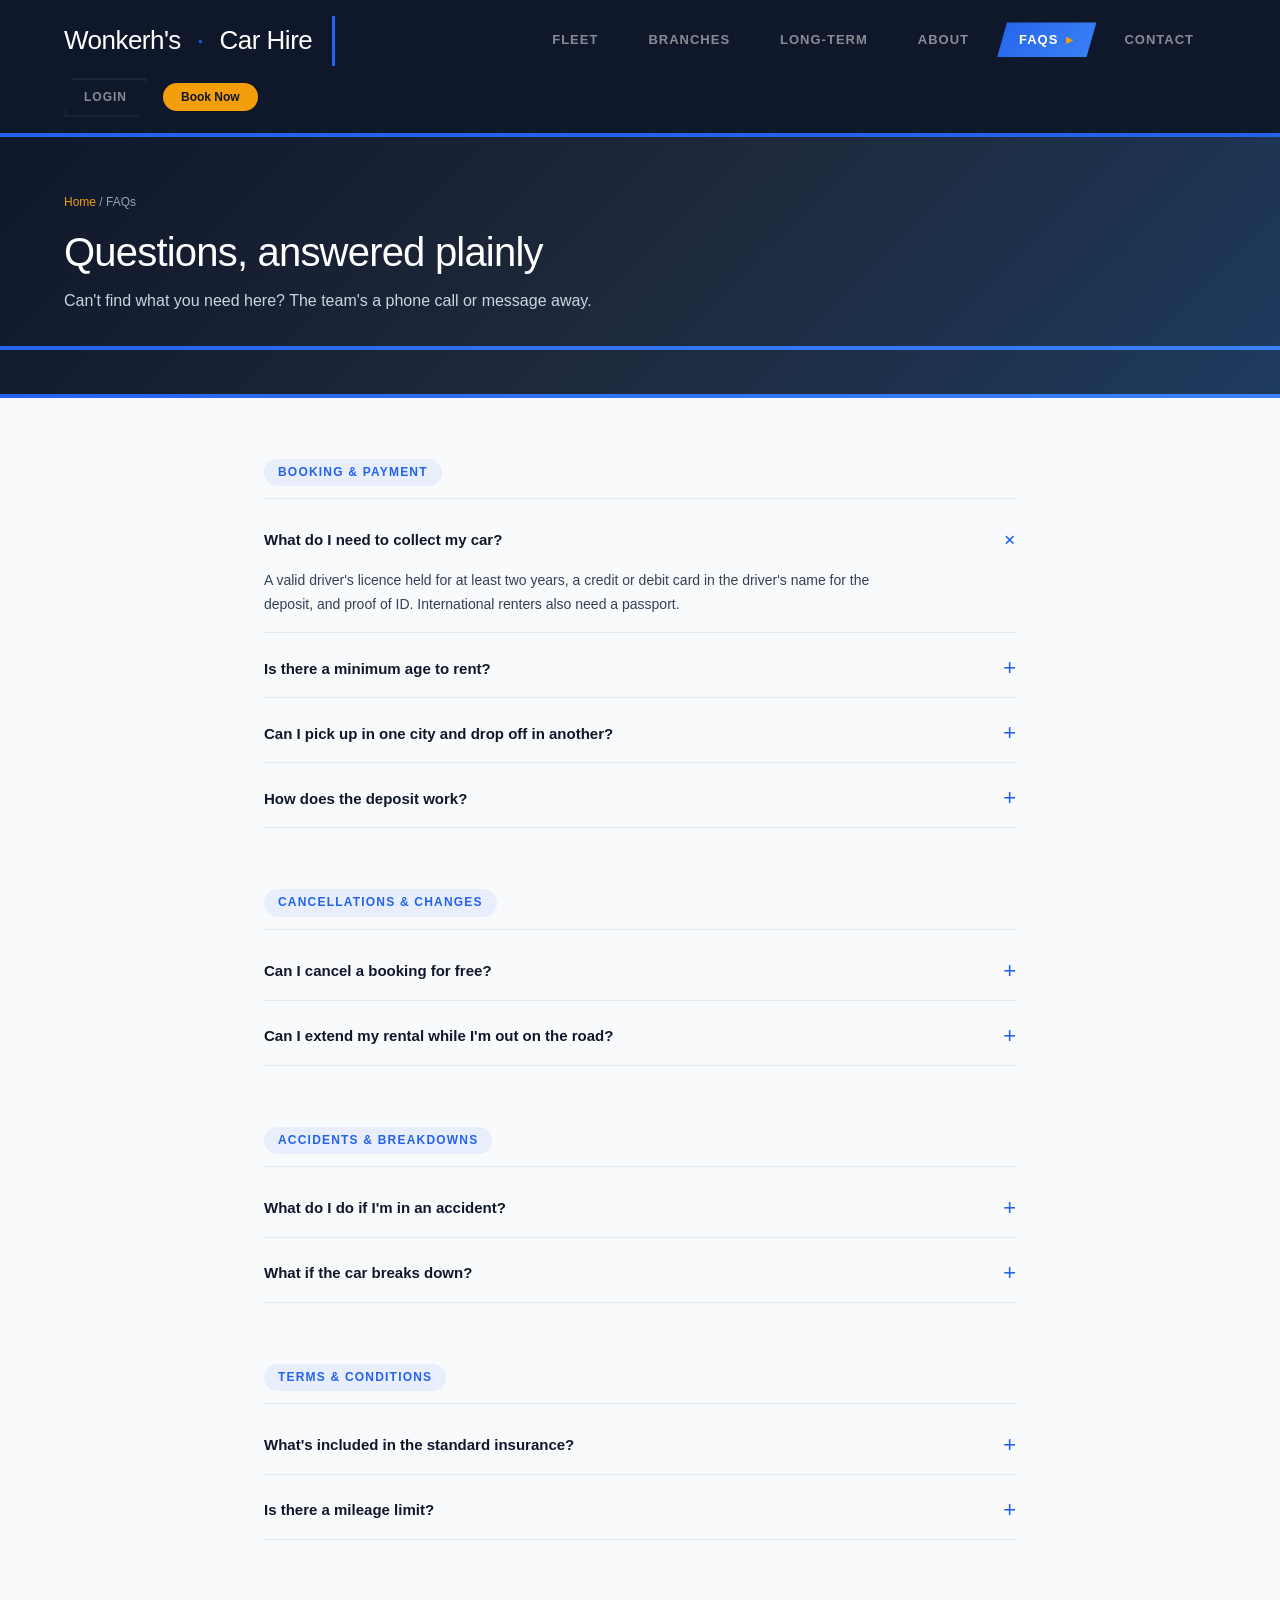
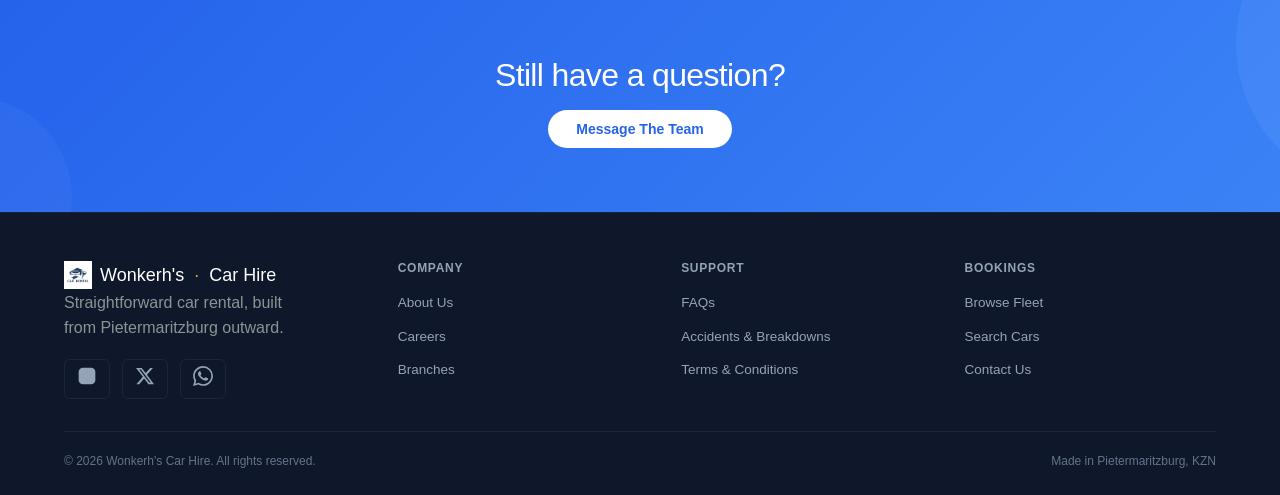
<file: faq.html>
<!DOCTYPE html>
<html lang="en">
<head>
<meta charset="UTF-8">
<meta name="viewport" content="width=device-width, initial-scale=1.0">
<title>FAQs — Wonkerh's Car Hire</title>
<link rel="stylesheet" href="assets/style.css">
</head>
<body>

<header class="site">
  <div class="nav-row">
    <a href="index.html" class="logo">Wonkerh's<span>·</span>Car&nbsp;Hire</a>
    <nav class="main-nav">
      <ul>
        <li><a href="vehicles.html">Fleet</a></li>
        <li><a href="branches.html">Branches</a></li>
        <li><a href="long-term.html">Long-Term</a></li>
        <li><a href="about.html">About</a></li>
        <li><a href="faq.html" class="active">FAQs</a></li>
        <li><a href="contact.html">Contact</a></li>
      </ul>
    </nav>
    <div class="nav-right">
      <a href="login.html" class="nav-phone">Login</a>
      <a href="results.html" class="btn btn-amber btn-sm">Book Now</a>
      <button class="burger" aria-label="Menu">&#9776;</button>
    </div>
  </div>
  <div class="mobile-panel">
    <ul>
      <li><a href="index.html">Home</a></li>
      <li><a href="vehicles.html">Fleet</a></li>
      <li><a href="branches.html">Branches</a></li>
      <li><a href="long-term.html">Long-Term</a></li>
      <li><a href="about.html">About</a></li>
      <li><a href="faq.html">FAQs</a></li>
      <li><a href="contact.html">Contact</a></li>
      <li><a href="login.html">Login</a></li>
    </ul>
  </div>
</header>

<div class="page-head">
  <div class="wrap in">
    <div class="breadcrumb"><a href="index.html">Home</a> / FAQs</div>
    <h1>Questions, answered plainly</h1>
    <p>Can't find what you need here? The team's a phone call or message away.</p>
  </div>
  <div class="route-strip"></div>
</div>

<section>
  <div class="wrap-narrow">
    <span class="kicker">Booking &amp; Payment</span>
    <div class="accordion">
      <div class="acc-item open">
        <button class="acc-q">What do I need to collect my car? <span class="plus">+</span></button>
        <div class="acc-a"><div class="acc-a-in">A valid driver's licence held for at least two years, a credit or debit card in the driver's name for the deposit, and proof of ID. International renters also need a passport.</div></div>
      </div>
      <div class="acc-item">
        <button class="acc-q">Is there a minimum age to rent? <span class="plus">+</span></button>
        <div class="acc-a"><div class="acc-a-in">Yes — 21 for most vehicles, 23 for SUVs and vans, and 25 for the luxury range. Drivers under 25 may have a young-driver surcharge applied at checkout.</div></div>
      </div>
      <div class="acc-item">
        <button class="acc-q">Can I pick up in one city and drop off in another? <span class="plus">+</span></button>
        <div class="acc-a"><div class="acc-a-in">Yes, on most routes. A one-way relocation fee applies and is shown before you confirm — there's never a surprise charge added afterwards.</div></div>
      </div>
      <div class="acc-item">
        <button class="acc-q">How does the deposit work? <span class="plus">+</span></button>
        <div class="acc-a"><div class="acc-a-in">We place a temporary hold on your card at pick-up, released within 5–7 working days after the car is returned in the condition it left in.</div></div>
      </div>
    </div>

    <div style="margin-top:60px;">
      <span class="kicker">Cancellations &amp; Changes</span>
      <div class="accordion">
        <div class="acc-item">
          <button class="acc-q">Can I cancel a booking for free? <span class="plus">+</span></button>
          <div class="acc-a"><div class="acc-a-in">Yes, up to 24 hours before your pick-up time. Cancellations within 24 hours are subject to a one-day rental charge.</div></div>
        </div>
        <div class="acc-item">
          <button class="acc-q">Can I extend my rental while I'm out on the road? <span class="plus">+</span></button>
          <div class="acc-a"><div class="acc-a-in">Call the branch you collected from at least 12 hours before your due-back time and we'll extend it if the car isn't already booked for someone else.</div></div>
        </div>
      </div>
    </div>

    <div id="accidents" style="margin-top:60px;">
      <span class="kicker">Accidents &amp; Breakdowns</span>
      <div class="accordion">
        <div class="acc-item">
          <button class="acc-q">What do I do if I'm in an accident? <span class="plus">+</span></button>
          <div class="acc-a"><div class="acc-a-in">Make sure everyone is safe, then call our 24/7 line on 0860 999 500. Don't admit fault to the other party — our team will guide you through the police report and next steps.</div></div>
        </div>
        <div class="acc-item">
          <button class="acc-q">What if the car breaks down? <span class="plus">+</span></button>
          <div class="acc-a"><div class="acc-a-in">Pull over safely and call our roadside assist line. Every rental includes breakdown cover and, where possible, we'll get a replacement vehicle to you the same day.</div></div>
        </div>
      </div>
    </div>

    <div id="terms" style="margin-top:60px;">
      <span class="kicker">Terms &amp; Conditions</span>
      <div class="accordion">
        <div class="acc-item">
          <button class="acc-q">What's included in the standard insurance? <span class="plus">+</span></button>
          <div class="acc-a"><div class="acc-a-in">Collision damage waiver and third-party liability are included on every booking. Excess amounts vary by vehicle category and are shown at checkout.</div></div>
        </div>
        <div class="acc-item">
          <button class="acc-q">Is there a mileage limit? <span class="plus">+</span></button>
          <div class="acc-a"><div class="acc-a-in">Standard bookings include 200km per day. Additional kilometres are billed at R2.50/km unless you've selected an unlimited-mileage add-on.</div></div>
        </div>
      </div>
    </div>
  </div>
</section>

<div class="cta-banner">
  <div class="wrap">
    <h2>Still have a question?</h2>
    <a href="contact.html" class="btn btn-dark">Message The Team</a>
  </div>
</div>

<footer class="site">
  <div class="wrap">
    <div class="footer-grid">
      <div>
        <div class="footer-logo">
          <img src="images/logo.jpg" alt="Wonkerh's" style="height:28px; width:auto;" onerror="this.style.display='none'">
          Wonkerh's<span>·</span>Car&nbsp;Hire
        </div>
        <p style="max-width:220px; color:#8B9494;">Straightforward car rental, built from Pietermaritzburg outward.</p>
        <div class="social-row" style="margin-top:18px;">
          <a href="#" aria-label="Instagram" class="social-link ig-link">
            <svg viewBox="0 0 24 24" width="20" height="20" fill="currentColor">
              <rect x="2" y="2" width="20" height="20" rx="5" ry="5"/>
              <circle cx="12" cy="12" r="5"/>
              <circle cx="17.5" cy="6.5" r="1.5"/>
            </svg>
          </a>
          <a href="#" aria-label="X (Twitter)" class="social-link x-link">
            <svg viewBox="0 0 24 24" width="20" height="20" fill="currentColor">
              <path d="M18.244 2.25h3.308l-7.227 8.26 8.502 11.24H16.17l-5.214-6.817L4.99 21.75H1.68l7.73-8.835L1.254 2.25H8.08l4.713 6.231zm-1.161 17.52h1.833L7.084 4.126H5.117z"/>
            </svg>
          </a>
          <a href="#" aria-label="WhatsApp" class="social-link wa-link">
            <svg viewBox="0 0 24 24" width="20" height="20" fill="currentColor">
              <path d="M17.472 14.382c-.297-.149-1.758-.867-2.03-.967-.273-.099-.471-.148-.67.15-.197.297-.767.966-.94 1.164-.173.199-.347.223-.644.075-.297-.15-1.255-.463-2.39-1.475-.883-.788-1.48-1.761-1.653-2.059-.173-.297-.018-.458.13-.606.134-.133.298-.347.446-.52.149-.174.198-.298.298-.497.099-.198.05-.371-.025-.52-.075-.149-.669-1.612-.916-2.207-.242-.579-.487-.5-.669-.51-.173-.008-.371-.01-.57-.01-.198 0-.52.074-.792.372-.272.297-1.04 1.016-1.04 2.479 0 1.462 1.065 2.875 1.213 3.074.149.198 2.096 3.2 5.077 4.487.709.306 1.262.489 1.694.625.712.227 1.36.195 1.871.118.571-.085 1.758-.719 2.006-1.413.248-.694.248-1.289.173-1.413-.074-.124-.272-.198-.57-.347m-5.421 7.403h-.004a9.87 9.87 0 01-5.031-1.378l-.361-.214-3.741.982.998-3.648-.235-.374a9.86 9.86 0 01-1.51-5.26c.001-5.45 4.436-9.884 9.888-9.884 2.64 0 5.122 1.03 6.988 2.898a9.825 9.825 0 012.893 6.994c-.003 5.45-4.437 9.884-9.885 9.884m8.413-18.297A11.815 11.815 0 0012.05 0C5.495 0 .16 5.335.157 11.892c0 2.096.547 4.142 1.588 5.945L.057 24l6.305-1.654a11.882 11.882 0 005.683 1.448h.005c6.554 0 11.89-5.335 11.893-11.893a11.821 11.821 0 00-3.48-8.413z"/>
            </svg>
          </a>
        </div>
      </div>
      <div>
        <h4>Company</h4>
        <ul>
          <li><a href="about.html">About Us</a></li>
          <li><a href="about.html#careers">Careers</a></li>
          <li><a href="branches.html">Branches</a></li>
        </ul>
      </div>
      <div>
        <h4>Support</h4>
        <ul>
          <li><a href="faq.html">FAQs</a></li>
          <li><a href="faq.html#accidents">Accidents &amp; Breakdowns</a></li>
          <li><a href="faq.html#terms">Terms &amp; Conditions</a></li>
        </ul>
      </div>
      <div>
        <h4>Bookings</h4>
        <ul>
          <li><a href="vehicles.html">Browse Fleet</a></li>
          <li><a href="results.html">Search Cars</a></li>
          <li><a href="contact.html">Contact Us</a></li>
        </ul>
      </div>
    </div>
    <div class="foot-bottom">
      <span>© 2026 Wonkerh's Car Hire. All rights reserved.</span>
      <span>Made in Pietermaritzburg, KZN</span>
    </div>
  </div>
</footer>

<script src="assets/script.js"></script>
</body>
</html>
</file>
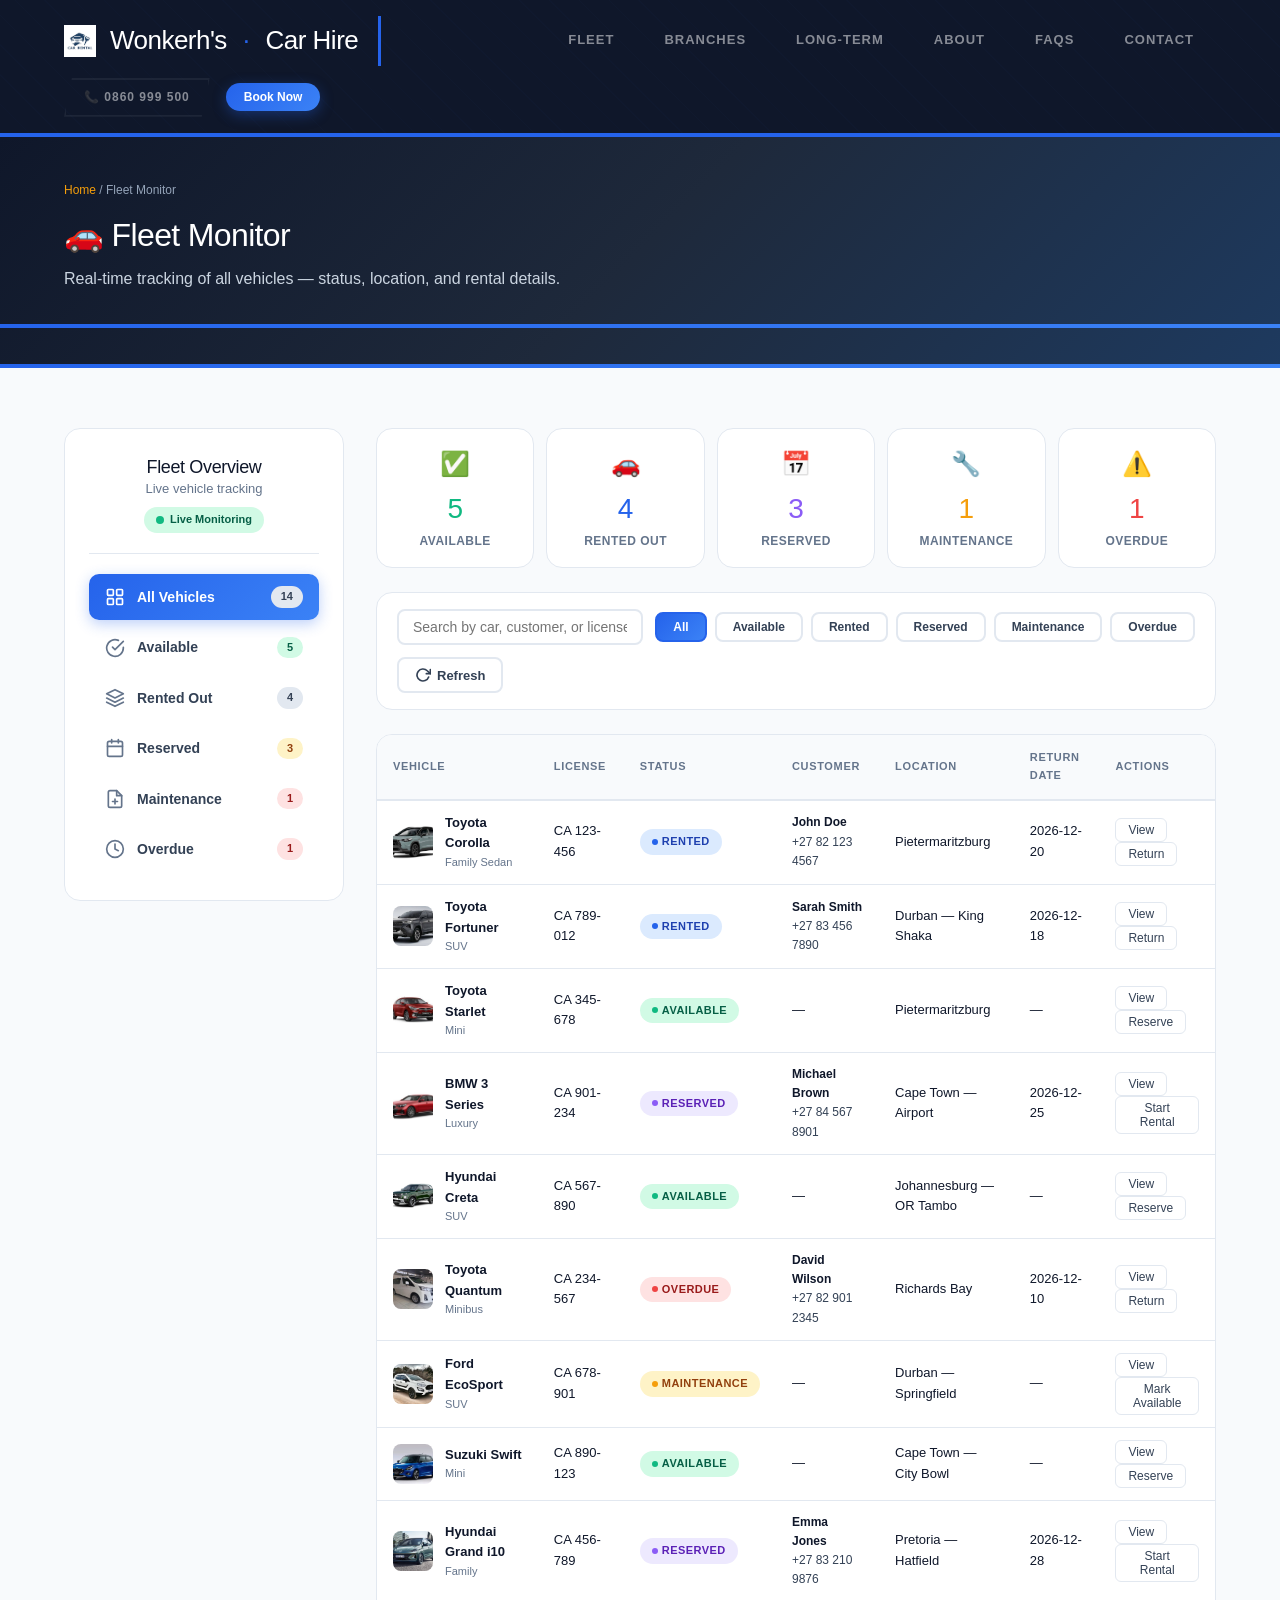
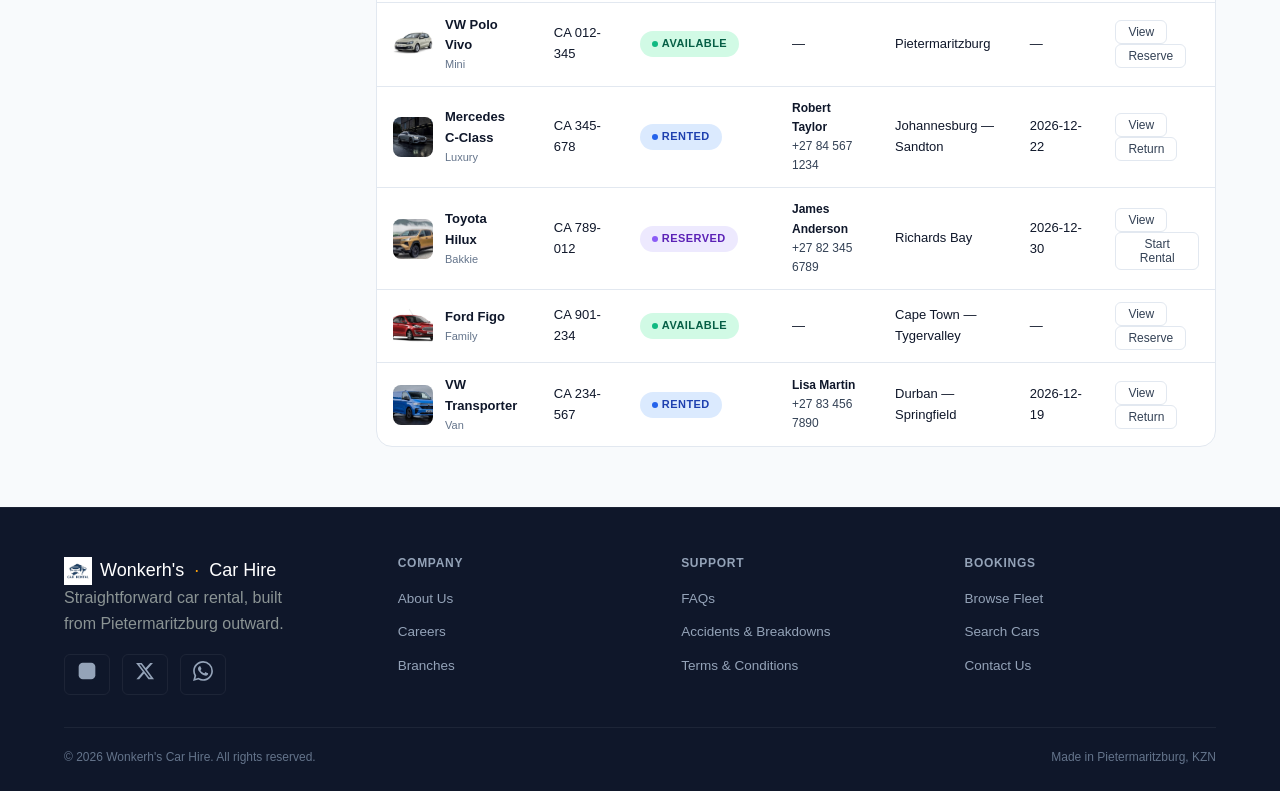
<file: fleet-monitor.html>
<!DOCTYPE html>
<html lang="en">
<head>
<meta charset="UTF-8">
<meta name="viewport" content="width=device-width, initial-scale=1.0">
<title>Fleet Monitor — Wonkerh's Car Hire</title>
<link rel="stylesheet" href="assets/style.css">
<style>
  /* ---------- Fleet Monitor Styles ---------- */
  .monitor-grid {
    display: grid;
    grid-template-columns: 280px 1fr;
    gap: 32px;
    align-items: start;
  }

  /* ---------- Sidebar ---------- */
  .monitor-sidebar {
    background: #fff;
    border: 1px solid var(--paper-line);
    border-radius: var(--radius-lg);
    padding: 28px 24px;
    position: sticky;
    top: 100px;
  }

  .monitor-sidebar .sidebar-header {
    text-align: center;
    margin-bottom: 20px;
    padding-bottom: 20px;
    border-bottom: 1px solid var(--paper-line);
  }

  .monitor-sidebar .sidebar-header h3 {
    font-size: 18px;
    font-family: 'Archivo Black', sans-serif;
  }

  .monitor-sidebar .sidebar-header p {
    font-size: 13px;
    color: var(--ink-faint);
  }

  .monitor-sidebar .sidebar-header .live-indicator {
    display: inline-flex;
    align-items: center;
    gap: 6px;
    margin-top: 8px;
    padding: 4px 12px;
    background: #D1FAE5;
    color: #065F46;
    border-radius: 999px;
    font-size: 11px;
    font-weight: 700;
  }

  .monitor-sidebar .sidebar-header .live-indicator .dot {
    width: 8px;
    height: 8px;
    background: #10B981;
    border-radius: 50%;
    animation: pulse-dot 1.5s ease-in-out infinite;
  }

  @keyframes pulse-dot {
    0%, 100% { opacity: 1; transform: scale(1); }
    50% { opacity: 0.5; transform: scale(0.8); }
  }

  .sidebar-nav {
    display: flex;
    flex-direction: column;
    gap: 4px;
  }

  .sidebar-nav a {
    display: flex;
    align-items: center;
    gap: 12px;
    padding: 12px 16px;
    border-radius: 10px;
    color: var(--ink-soft);
    font-weight: 600;
    font-size: 14px;
    transition: all var(--transition);
    text-decoration: none;
    cursor: pointer;
  }

  .sidebar-nav a svg {
    width: 20px;
    height: 20px;
    stroke: var(--ink-faint);
    fill: none;
    stroke-width: 2;
    stroke-linecap: round;
    stroke-linejoin: round;
    flex-shrink: 0;
  }

  .sidebar-nav a:hover {
    background: var(--primary-bg);
    color: var(--primary);
  }

  .sidebar-nav a:hover svg {
    stroke: var(--primary);
  }

  .sidebar-nav a.active {
    background: var(--primary-gradient);
    color: #fff;
    box-shadow: 0 4px 14px rgba(37, 99, 235, 0.3);
  }

  .sidebar-nav a.active svg {
    stroke: #fff;
  }

  .sidebar-nav .badge-count {
    margin-left: auto;
    background: var(--gray-200);
    color: var(--ink-soft);
    padding: 2px 10px;
    border-radius: 999px;
    font-size: 11px;
    font-weight: 700;
  }

  .sidebar-nav .badge-count.danger {
    background: #FEE2E2;
    color: #991B1B;
  }

  .sidebar-nav .badge-count.success {
    background: #D1FAE5;
    color: #065F46;
  }

  .sidebar-nav .badge-count.warning {
    background: #FEF3C7;
    color: #92400E;
  }

  /* ---------- Main Content ---------- */
  .monitor-main {
    display: flex;
    flex-direction: column;
    gap: 24px;
  }

  /* Stats Overview */
  .stats-overview {
    display: grid;
    grid-template-columns: repeat(5, 1fr);
    gap: 12px;
  }

  .stat-mini {
    background: #fff;
    border: 1px solid var(--paper-line);
    border-radius: var(--radius-lg);
    padding: 16px 20px;
    text-align: center;
    transition: all var(--transition);
  }

  .stat-mini:hover {
    transform: translateY(-2px);
    box-shadow: var(--shadow-hover);
  }

  .stat-mini .stat-number {
    font-family: 'Archivo Black', sans-serif;
    font-size: 28px;
  }

  .stat-mini .stat-label {
    font-size: 12px;
    color: var(--ink-faint);
    font-weight: 600;
    text-transform: uppercase;
    letter-spacing: 0.04em;
  }

  .stat-mini .stat-icon {
    font-size: 24px;
    margin-bottom: 4px;
  }

  .stat-mini.available .stat-number { color: #10B981; }
  .stat-mini.rented .stat-number { color: var(--primary); }
  .stat-mini.maintenance .stat-number { color: #F59E0B; }
  .stat-mini.reserved .stat-number { color: #8B5CF6; }
  .stat-mini.overdue .stat-number { color: #EF4444; }

  /* Toolbar */
  .toolbar {
    display: flex;
    justify-content: space-between;
    align-items: center;
    flex-wrap: wrap;
    gap: 12px;
    background: #fff;
    border: 1px solid var(--paper-line);
    border-radius: var(--radius-lg);
    padding: 16px 20px;
  }

  .toolbar .search-box {
    display: flex;
    align-items: center;
    gap: 10px;
    flex: 1;
    max-width: 400px;
  }

  .toolbar .search-box input {
    flex: 1;
    padding: 8px 14px;
    border: 2px solid var(--paper-line);
    border-radius: 8px;
    font-size: 14px;
    font-family: 'Inter', sans-serif;
    transition: all var(--transition);
  }

  .toolbar .search-box input:focus {
    outline: none;
    border-color: var(--primary);
    box-shadow: 0 0 0 4px rgba(37, 99, 235, 0.1);
  }

  .toolbar .filter-group {
    display: flex;
    gap: 8px;
    flex-wrap: wrap;
  }

  .toolbar .filter-group button {
    padding: 6px 16px;
    border: 2px solid var(--paper-line);
    border-radius: 8px;
    background: #fff;
    font-size: 12px;
    font-weight: 600;
    cursor: pointer;
    transition: all var(--transition);
    color: var(--ink-soft);
  }

  .toolbar .filter-group button:hover {
    border-color: var(--primary);
    color: var(--primary);
  }

  .toolbar .filter-group button.active {
    background: var(--primary-gradient);
    color: #fff;
    border-color: var(--primary);
  }

  .toolbar .refresh-btn {
    padding: 8px 16px;
    border: 2px solid var(--paper-line);
    border-radius: 8px;
    background: #fff;
    font-size: 13px;
    font-weight: 600;
    cursor: pointer;
    transition: all var(--transition);
    color: var(--ink-soft);
    display: flex;
    align-items: center;
    gap: 6px;
  }

  .toolbar .refresh-btn:hover {
    border-color: var(--primary);
    color: var(--primary);
    background: var(--primary-bg);
  }

  .toolbar .refresh-btn svg {
    width: 16px;
    height: 16px;
    stroke: currentColor;
    fill: none;
    stroke-width: 2.5;
    stroke-linecap: round;
    stroke-linejoin: round;
  }

  /* Fleet Table */
  .fleet-table-container {
    background: #fff;
    border: 1px solid var(--paper-line);
    border-radius: var(--radius-lg);
    overflow: hidden;
  }

  .fleet-table {
    width: 100%;
    border-collapse: collapse;
  }

  .fleet-table thead {
    background: var(--gray-50);
  }

  .fleet-table th {
    padding: 14px 16px;
    text-align: left;
    font-size: 11px;
    font-weight: 800;
    text-transform: uppercase;
    letter-spacing: 0.06em;
    color: var(--ink-faint);
    border-bottom: 2px solid var(--paper-line);
  }

  .fleet-table td {
    padding: 12px 16px;
    border-bottom: 1px solid var(--paper-line);
    font-size: 13px;
    vertical-align: middle;
  }

  .fleet-table tr:hover td {
    background: var(--gray-50);
  }

  .fleet-table tr:last-child td {
    border-bottom: none;
  }

  .fleet-table .car-cell {
    display: flex;
    align-items: center;
    gap: 12px;
  }

  .fleet-table .car-cell .car-thumb {
    width: 40px;
    height: 40px;
    border-radius: 8px;
    background: var(--gray-100);
    display: flex;
    align-items: center;
    justify-content: center;
    overflow: hidden;
    flex-shrink: 0;
  }

  .fleet-table .car-cell .car-thumb img {
    width: 100%;
    height: 100%;
    object-fit: cover;
  }

  .fleet-table .car-cell .car-name {
    font-weight: 700;
  }

  .fleet-table .car-cell .car-category {
    font-size: 11px;
    color: var(--ink-faint);
  }

  .fleet-table .status-badge {
    display: inline-flex;
    align-items: center;
    gap: 4px;
    padding: 4px 12px;
    border-radius: 999px;
    font-size: 11px;
    font-weight: 700;
    text-transform: uppercase;
    letter-spacing: 0.04em;
  }

  .fleet-table .status-badge .dot {
    width: 6px;
    height: 6px;
    border-radius: 50%;
  }

  .fleet-table .status-badge.available {
    background: #D1FAE5;
    color: #065F46;
  }
  .fleet-table .status-badge.available .dot { background: #10B981; }

  .fleet-table .status-badge.rented {
    background: #DBEAFE;
    color: #1E40AF;
  }
  .fleet-table .status-badge.rented .dot { background: var(--primary); }

  .fleet-table .status-badge.maintenance {
    background: #FEF3C7;
    color: #92400E;
  }
  .fleet-table .status-badge.maintenance .dot { background: #F59E0B; }

  .fleet-table .status-badge.reserved {
    background: #EDE9FE;
    color: #5B21B6;
  }
  .fleet-table .status-badge.reserved .dot { background: #8B5CF6; }

  .fleet-table .status-badge.overdue {
    background: #FEE2E2;
    color: #991B1B;
  }
  .fleet-table .status-badge.overdue .dot { background: #EF4444; }

  .fleet-table .action-btn {
    padding: 4px 12px;
    border: 1px solid var(--paper-line);
    border-radius: 6px;
    background: #fff;
    font-size: 12px;
    cursor: pointer;
    transition: all var(--transition);
    color: var(--ink-soft);
  }

  .fleet-table .action-btn:hover {
    border-color: var(--primary);
    color: var(--primary);
    background: var(--primary-bg);
  }

  .fleet-table .action-btn.danger:hover {
    border-color: #EF4444;
    color: #EF4444;
    background: rgba(239, 68, 68, 0.08);
  }

  /* Customer Info Tooltip */
  .customer-info {
    font-size: 12px;
    color: var(--ink-soft);
  }

  .customer-info .name {
    font-weight: 600;
    color: var(--ink);
  }

  /* Toast Notification */
  .toast {
    position: fixed;
    bottom: 30px;
    right: 30px;
    background: var(--gray-900);
    color: #fff;
    padding: 16px 24px;
    border-radius: var(--radius-lg);
    box-shadow: 0 10px 40px rgba(0,0,0,0.2);
    transform: translateY(100px);
    opacity: 0;
    transition: all 0.5s ease;
    z-index: 2000;
    display: flex;
    align-items: center;
    gap: 12px;
    max-width: 400px;
  }

  .toast.show {
    transform: translateY(0);
    opacity: 1;
  }
  .toast.success { border-left: 4px solid #10B981; }
  .toast.error { border-left: 4px solid #EF4444; }
  .toast.info { border-left: 4px solid var(--primary); }

  /* Responsive */
  @media (max-width: 1024px) {
    .stats-overview {
      grid-template-columns: repeat(3, 1fr);
    }
  }

  @media (max-width: 860px) {
    .monitor-grid {
      grid-template-columns: 1fr;
    }
    .monitor-sidebar {
      position: static;
      display: grid;
      grid-template-columns: auto 1fr;
      gap: 24px;
      align-items: center;
      padding: 20px 24px;
    }
    .monitor-sidebar .sidebar-header {
      border-bottom: none;
      margin-bottom: 0;
      padding-bottom: 0;
      text-align: left;
      display: flex;
      align-items: center;
      gap: 16px;
    }
    .sidebar-nav {
      flex-direction: row;
      flex-wrap: wrap;
      border-top: none;
      padding-top: 0;
    }
    .sidebar-nav a {
      padding: 8px 14px;
      font-size: 13px;
    }
    .sidebar-nav a span:not(.badge-count) {
      display: none;
    }
    .stats-overview {
      grid-template-columns: repeat(2, 1fr);
    }
    .fleet-table-container {
      overflow-x: auto;
    }
    .fleet-table {
      min-width: 700px;
    }
    .toolbar {
      flex-direction: column;
      align-items: stretch;
    }
    .toolbar .search-box {
      max-width: none;
    }
  }

  @media (max-width: 480px) {
    .stats-overview {
      grid-template-columns: 1fr 1fr;
    }
    .monitor-sidebar {
      grid-template-columns: 1fr;
      gap: 12px;
    }
    .monitor-sidebar .sidebar-header {
      flex-direction: column;
      text-align: center;
    }
    .toast {
      left: 20px;
      right: 20px;
      bottom: 20px;
      max-width: none;
    }
  }
</style>
</head>
<body>

<header class="site">
  <div class="nav-row">
    <a href="index.html" class="logo">
      <img src="images/logo.jpg" alt="Wonkerh's" style="height:32px; width:auto;" onerror="this.style.display='none'">
      Wonkerh's<span>·</span>Car&nbsp;Hire
    </a>
    <nav class="main-nav">
      <ul>
        <li><a href="vehicles.html">Fleet</a></li>
        <li><a href="branches.html">Branches</a></li>
        <li><a href="long-term.html">Long-Term</a></li>
        <li><a href="about.html">About</a></li>
        <li><a href="faq.html">FAQs</a></li>
        <li><a href="contact.html">Contact</a></li>
      </ul>
    </nav>
    <div class="nav-right">
      <span class="nav-phone">📞 0860 999 500</span>
      <a href="results.html" class="btn btn-primary btn-sm">Book Now</a>
      <button class="burger" aria-label="Menu">&#9776;</button>
    </div>
  </div>
  <div class="mobile-panel">
    <ul>
      <li><a href="index.html">Home</a></li>
      <li><a href="vehicles.html">Fleet</a></li>
      <li><a href="branches.html">Branches</a></li>
      <li><a href="long-term.html">Long-Term</a></li>
      <li><a href="about.html">About</a></li>
      <li><a href="faq.html">FAQs</a></li>
      <li><a href="contact.html">Contact</a></li>
    </ul>
  </div>
</header>

<div class="page-head" style="padding:44px 0 40px;">
  <div class="wrap in">
    <div class="breadcrumb"><a href="index.html">Home</a> / Fleet Monitor</div>
    <h1 style="font-size:32px;">🚗 Fleet Monitor</h1>
    <p>Real-time tracking of all vehicles — status, location, and rental details.</p>
  </div>
  <div class="route-strip"></div>
</div>

<section>
  <div class="wrap">
    <div class="monitor-grid">
      <!-- SIDEBAR -->
      <aside class="monitor-sidebar">
        <div class="sidebar-header">
          <h3>Fleet Overview</h3>
          <p>Live vehicle tracking</p>
          <div class="live-indicator">
            <span class="dot"></span>
            Live Monitoring
          </div>
        </div>

        <nav class="sidebar-nav">
          <a href="#" class="active" data-filter="all">
            <svg viewBox="0 0 24 24">
              <rect x="3" y="3" width="7" height="7" rx="1"/>
              <rect x="14" y="3" width="7" height="7" rx="1"/>
              <rect x="3" y="14" width="7" height="7" rx="1"/>
              <rect x="14" y="14" width="7" height="7" rx="1"/>
            </svg>
            <span>All Vehicles</span>
            <span class="badge-count">14</span>
          </a>
          <a href="#" data-filter="available">
            <svg viewBox="0 0 24 24">
              <path d="M22 11.08V12a10 10 0 11-5.93-9.14"/>
              <polyline points="22 4 12 14.01 9 11.01"/>
            </svg>
            <span>Available</span>
            <span class="badge-count success">5</span>
          </a>
          <a href="#" data-filter="rented">
            <svg viewBox="0 0 24 24">
              <path d="M12 2L2 7l10 5 10-5-10-5z"/>
              <path d="M2 17l10 5 10-5"/>
              <path d="M2 12l10 5 10-5"/>
            </svg>
            <span>Rented Out</span>
            <span class="badge-count">4</span>
          </a>
          <a href="#" data-filter="reserved">
            <svg viewBox="0 0 24 24">
              <rect x="3" y="4" width="18" height="18" rx="2" ry="2"/>
              <line x1="16" y1="2" x2="16" y2="6"/>
              <line x1="8" y1="2" x2="8" y2="6"/>
              <line x1="3" y1="10" x2="21" y2="10"/>
            </svg>
            <span>Reserved</span>
            <span class="badge-count warning">3</span>
          </a>
          <a href="#" data-filter="maintenance">
            <svg viewBox="0 0 24 24">
              <path d="M14 2H6a2 2 0 00-2 2v16a2 2 0 002 2h12a2 2 0 002-2V8z"/>
              <polyline points="14 2 14 8 20 8"/>
              <line x1="12" y1="18" x2="12" y2="12"/>
              <line x1="9" y1="15" x2="15" y2="15"/>
            </svg>
            <span>Maintenance</span>
            <span class="badge-count danger">1</span>
          </a>
          <a href="#" data-filter="overdue">
            <svg viewBox="0 0 24 24">
              <circle cx="12" cy="12" r="10"/>
              <polyline points="12 6 12 12 16 14"/>
            </svg>
            <span>Overdue</span>
            <span class="badge-count danger">1</span>
          </a>
        </nav>
      </aside>

      <!-- MAIN CONTENT -->
      <main class="monitor-main">
        <!-- Stats -->
        <div class="stats-overview">
          <div class="stat-mini available">
            <div class="stat-icon">✅</div>
            <div class="stat-number">5</div>
            <div class="stat-label">Available</div>
          </div>
          <div class="stat-mini rented">
            <div class="stat-icon">🚗</div>
            <div class="stat-number">4</div>
            <div class="stat-label">Rented Out</div>
          </div>
          <div class="stat-mini reserved">
            <div class="stat-icon">📅</div>
            <div class="stat-number">3</div>
            <div class="stat-label">Reserved</div>
          </div>
          <div class="stat-mini maintenance">
            <div class="stat-icon">🔧</div>
            <div class="stat-number">1</div>
            <div class="stat-label">Maintenance</div>
          </div>
          <div class="stat-mini overdue">
            <div class="stat-icon">⚠️</div>
            <div class="stat-number">1</div>
            <div class="stat-label">Overdue</div>
          </div>
        </div>

        <!-- Toolbar -->
        <div class="toolbar">
          <div class="search-box">
            <input type="text" id="searchInput" placeholder="Search by car, customer, or license...">
          </div>
          <div class="filter-group">
            <button class="active" data-filter="all">All</button>
            <button data-filter="available">Available</button>
            <button data-filter="rented">Rented</button>
            <button data-filter="reserved">Reserved</button>
            <button data-filter="maintenance">Maintenance</button>
            <button data-filter="overdue">Overdue</button>
          </div>
          <button class="refresh-btn" id="refreshBtn">
            <svg viewBox="0 0 24 24">
              <polyline points="23 4 23 10 17 10"/>
              <path d="M20.49 15a9 9 0 11-2.12-9.36L23 10"/>
            </svg>
            Refresh
          </button>
        </div>

        <!-- Fleet Table -->
        <div class="fleet-table-container">
          <table class="fleet-table" id="fleetTable">
            <thead>
              <tr>
                <th>Vehicle</th>
                <th>License</th>
                <th>Status</th>
                <th>Customer</th>
                <th>Location</th>
                <th>Return Date</th>
                <th>Actions</th>
              </tr>
            </thead>
            <tbody id="fleetTableBody">
              <!-- Row 1: Toyota Corolla - Rented -->
              <tr data-status="rented">
                <td>
                  <div class="car-cell">
                    <div class="car-thumb">
                      <img src="images/corolla.jpg" alt="Toyota Corolla" onerror="this.innerHTML='🚗'">
                    </div>
                    <div>
                      <div class="car-name">Toyota Corolla</div>
                      <div class="car-category">Family Sedan</div>
                    </div>
                  </div>
                </td>
                <td>CA 123-456</td>
                <td><span class="status-badge rented"><span class="dot"></span> Rented</span></td>
                <td>
                  <div class="customer-info">
                    <div class="name">John Doe</div>
                    <div>+27 82 123 4567</div>
                  </div>
                </td>
                <td>Pietermaritzburg</td>
                <td>2026-12-20</td>
                <td>
                  <button class="action-btn" onclick="showVehicleDetails('Toyota Corolla')">View</button>
                  <button class="action-btn danger" onclick="markReturned('Toyota Corolla')">Return</button>
                </td>
              </tr>

              <!-- Row 2: Toyota Fortuner - Rented -->
              <tr data-status="rented">
                <td>
                  <div class="car-cell">
                    <div class="car-thumb">
                      <img src="images/fortuner.jpg" alt="Toyota Fortuner" onerror="this.innerHTML='🏔️'">
                    </div>
                    <div>
                      <div class="car-name">Toyota Fortuner</div>
                      <div class="car-category">SUV</div>
                    </div>
                  </div>
                </td>
                <td>CA 789-012</td>
                <td><span class="status-badge rented"><span class="dot"></span> Rented</span></td>
                <td>
                  <div class="customer-info">
                    <div class="name">Sarah Smith</div>
                    <div>+27 83 456 7890</div>
                  </div>
                </td>
                <td>Durban — King Shaka</td>
                <td>2026-12-18</td>
                <td>
                  <button class="action-btn" onclick="showVehicleDetails('Toyota Fortuner')">View</button>
                  <button class="action-btn danger" onclick="markReturned('Toyota Fortuner')">Return</button>
                </td>
              </tr>

              <!-- Row 3: Toyota Starlet - Available -->
              <tr data-status="available">
                <td>
                  <div class="car-cell">
                    <div class="car-thumb">
                      <img src="images/starlet.jpg" alt="Toyota Starlet" onerror="this.innerHTML='🚙'">
                    </div>
                    <div>
                      <div class="car-name">Toyota Starlet</div>
                      <div class="car-category">Mini</div>
                    </div>
                  </div>
                </td>
                <td>CA 345-678</td>
                <td><span class="status-badge available"><span class="dot"></span> Available</span></td>
                <td>—</td>
                <td>Pietermaritzburg</td>
                <td>—</td>
                <td>
                  <button class="action-btn" onclick="showVehicleDetails('Toyota Starlet')">View</button>
                  <button class="action-btn" onclick="markReserved('Toyota Starlet')">Reserve</button>
                </td>
              </tr>

              <!-- Row 4: BMW 3 Series - Reserved -->
              <tr data-status="reserved">
                <td>
                  <div class="car-cell">
                    <div class="car-thumb">
                      <img src="images/bmw.jpg" alt="BMW 3 Series" onerror="this.innerHTML='🏎️'">
                    </div>
                    <div>
                      <div class="car-name">BMW 3 Series</div>
                      <div class="car-category">Luxury</div>
                    </div>
                  </div>
                </td>
                <td>CA 901-234</td>
                <td><span class="status-badge reserved"><span class="dot"></span> Reserved</span></td>
                <td>
                  <div class="customer-info">
                    <div class="name">Michael Brown</div>
                    <div>+27 84 567 8901</div>
                  </div>
                </td>
                <td>Cape Town — Airport</td>
                <td>2026-12-25</td>
                <td>
                  <button class="action-btn" onclick="showVehicleDetails('BMW 3 Series')">View</button>
                  <button class="action-btn" onclick="markRented('BMW 3 Series')">Start Rental</button>
                </td>
              </tr>

              <!-- Row 5: Hyundai Creta - Available -->
              <tr data-status="available">
                <td>
                  <div class="car-cell">
                    <div class="car-thumb">
                      <img src="images/creta.jpg" alt="Hyundai Creta" onerror="this.innerHTML='🏔️'">
                    </div>
                    <div>
                      <div class="car-name">Hyundai Creta</div>
                      <div class="car-category">SUV</div>
                    </div>
                  </div>
                </td>
                <td>CA 567-890</td>
                <td><span class="status-badge available"><span class="dot"></span> Available</span></td>
                <td>—</td>
                <td>Johannesburg — OR Tambo</td>
                <td>—</td>
                <td>
                  <button class="action-btn" onclick="showVehicleDetails('Hyundai Creta')">View</button>
                  <button class="action-btn" onclick="markReserved('Hyundai Creta')">Reserve</button>
                </td>
              </tr>

              <!-- Row 6: Toyota Quantum - Overdue -->
              <tr data-status="overdue">
                <td>
                  <div class="car-cell">
                    <div class="car-thumb">
                      <img src="images/quantum.jpg" alt="Toyota Quantum" onerror="this.innerHTML='🚐'">
                    </div>
                    <div>
                      <div class="car-name">Toyota Quantum</div>
                      <div class="car-category">Minibus</div>
                    </div>
                  </div>
                </td>
                <td>CA 234-567</td>
                <td><span class="status-badge overdue"><span class="dot"></span> Overdue</span></td>
                <td>
                  <div class="customer-info">
                    <div class="name">David Wilson</div>
                    <div>+27 82 901 2345</div>
                  </div>
                </td>
                <td>Richards Bay</td>
                <td>2026-12-10</td>
                <td>
                  <button class="action-btn" onclick="showVehicleDetails('Toyota Quantum')">View</button>
                  <button class="action-btn danger" onclick="markReturned('Toyota Quantum')">Return</button>
                </td>
              </tr>

              <!-- Row 7: Ford EcoSport - Maintenance -->
              <tr data-status="maintenance">
                <td>
                  <div class="car-cell">
                    <div class="car-thumb">
                      <img src="images/ecosport.jpg" alt="Ford EcoSport" onerror="this.innerHTML='🏔️'">
                    </div>
                    <div>
                      <div class="car-name">Ford EcoSport</div>
                      <div class="car-category">SUV</div>
                    </div>
                  </div>
                </td>
                <td>CA 678-901</td>
                <td><span class="status-badge maintenance"><span class="dot"></span> Maintenance</span></td>
                <td>—</td>
                <td>Durban — Springfield</td>
                <td>—</td>
                <td>
                  <button class="action-btn" onclick="showVehicleDetails('Ford EcoSport')">View</button>
                  <button class="action-btn" onclick="markAvailable('Ford EcoSport')">Mark Available</button>
                </td>
              </tr>

              <!-- Row 8: Suzuki Swift - Available -->
              <tr data-status="available">
                <td>
                  <div class="car-cell">
                    <div class="car-thumb">
                      <img src="images/swift.jpg" alt="Suzuki Swift" onerror="this.innerHTML='🚙'">
                    </div>
                    <div>
                      <div class="car-name">Suzuki Swift</div>
                      <div class="car-category">Mini</div>
                    </div>
                  </div>
                </td>
                <td>CA 890-123</td>
                <td><span class="status-badge available"><span class="dot"></span> Available</span></td>
                <td>—</td>
                <td>Cape Town — City Bowl</td>
                <td>—</td>
                <td>
                  <button class="action-btn" onclick="showVehicleDetails('Suzuki Swift')">View</button>
                  <button class="action-btn" onclick="markReserved('Suzuki Swift')">Reserve</button>
                </td>
              </tr>

              <!-- Row 9: Hyundai Grand i10 - Reserved -->
              <tr data-status="reserved">
                <td>
                  <div class="car-cell">
                    <div class="car-thumb">
                      <img src="images/i10.jpg" alt="Hyundai Grand i10" onerror="this.innerHTML='🚘'">
                    </div>
                    <div>
                      <div class="car-name">Hyundai Grand i10</div>
                      <div class="car-category">Family</div>
                    </div>
                  </div>
                </td>
                <td>CA 456-789</td>
                <td><span class="status-badge reserved"><span class="dot"></span> Reserved</span></td>
                <td>
                  <div class="customer-info">
                    <div class="name">Emma Jones</div>
                    <div>+27 83 210 9876</div>
                  </div>
                </td>
                <td>Pretoria — Hatfield</td>
                <td>2026-12-28</td>
                <td>
                  <button class="action-btn" onclick="showVehicleDetails('Hyundai Grand i10')">View</button>
                  <button class="action-btn" onclick="markRented('Hyundai Grand i10')">Start Rental</button>
                </td>
              </tr>

              <!-- Row 10: VW Polo Vivo - Available -->
              <tr data-status="available">
                <td>
                  <div class="car-cell">
                    <div class="car-thumb">
                      <img src="images/polo.jpg" alt="Volkswagen Polo Vivo" onerror="this.innerHTML='🚙'">
                    </div>
                    <div>
                      <div class="car-name">VW Polo Vivo</div>
                      <div class="car-category">Mini</div>
                    </div>
                  </div>
                </td>
                <td>CA 012-345</td>
                <td><span class="status-badge available"><span class="dot"></span> Available</span></td>
                <td>—</td>
                <td>Pietermaritzburg</td>
                <td>—</td>
                <td>
                  <button class="action-btn" onclick="showVehicleDetails('VW Polo Vivo')">View</button>
                  <button class="action-btn" onclick="markReserved('VW Polo Vivo')">Reserve</button>
                </td>
              </tr>

              <!-- Row 11: Mercedes C-Class - Rented -->
              <tr data-status="rented">
                <td>
                  <div class="car-cell">
                    <div class="car-thumb">
                      <img src="images/mercedes.jpg" alt="Mercedes C-Class" onerror="this.innerHTML='🏎️'">
                    </div>
                    <div>
                      <div class="car-name">Mercedes C-Class</div>
                      <div class="car-category">Luxury</div>
                    </div>
                  </div>
                </td>
                <td>CA 345-678</td>
                <td><span class="status-badge rented"><span class="dot"></span> Rented</span></td>
                <td>
                  <div class="customer-info">
                    <div class="name">Robert Taylor</div>
                    <div>+27 84 567 1234</div>
                  </div>
                </td>
                <td>Johannesburg — Sandton</td>
                <td>2026-12-22</td>
                <td>
                  <button class="action-btn" onclick="showVehicleDetails('Mercedes C-Class')">View</button>
                  <button class="action-btn danger" onclick="markReturned('Mercedes C-Class')">Return</button>
                </td>
              </tr>

              <!-- Row 12: Toyota Hilux - Reserved -->
              <tr data-status="reserved">
                <td>
                  <div class="car-cell">
                    <div class="car-thumb">
                      <img src="images/hilux.jpg" alt="Toyota Hilux" onerror="this.innerHTML='🚚'">
                    </div>
                    <div>
                      <div class="car-name">Toyota Hilux</div>
                      <div class="car-category">Bakkie</div>
                    </div>
                  </div>
                </td>
                <td>CA 789-012</td>
                <td><span class="status-badge reserved"><span class="dot"></span> Reserved</span></td>
                <td>
                  <div class="customer-info">
                    <div class="name">James Anderson</div>
                    <div>+27 82 345 6789</div>
                  </div>
                </td>
                <td>Richards Bay</td>
                <td>2026-12-30</td>
                <td>
                  <button class="action-btn" onclick="showVehicleDetails('Toyota Hilux')">View</button>
                  <button class="action-btn" onclick="markRented('Toyota Hilux')">Start Rental</button>
                </td>
              </tr>

              <!-- Row 13: Ford Figo - Available -->
              <tr data-status="available">
                <td>
                  <div class="car-cell">
                    <div class="car-thumb">
                      <img src="images/figo.jpg" alt="Ford Figo" onerror="this.innerHTML='🚘'">
                    </div>
                    <div>
                      <div class="car-name">Ford Figo</div>
                      <div class="car-category">Family</div>
                    </div>
                  </div>
                </td>
                <td>CA 901-234</td>
                <td><span class="status-badge available"><span class="dot"></span> Available</span></td>
                <td>—</td>
                <td>Cape Town — Tygervalley</td>
                <td>—</td>
                <td>
                  <button class="action-btn" onclick="showVehicleDetails('Ford Figo')">View</button>
                  <button class="action-btn" onclick="markReserved('Ford Figo')">Reserve</button>
                </td>
              </tr>

              <!-- Row 14: VW Transporter - Rented -->
              <tr data-status="rented">
                <td>
                  <div class="car-cell">
                    <div class="car-thumb">
                      <img src="images/transporter.jpg" alt="VW Transporter" onerror="this.innerHTML='🚐'">
                    </div>
                    <div>
                      <div class="car-name">VW Transporter</div>
                      <div class="car-category">Van</div>
                    </div>
                  </div>
                </td>
                <td>CA 234-567</td>
                <td><span class="status-badge rented"><span class="dot"></span> Rented</span></td>
                <td>
                  <div class="customer-info">
                    <div class="name">Lisa Martin</div>
                    <div>+27 83 456 7890</div>
                  </div>
                </td>
                <td>Durban — Springfield</td>
                <td>2026-12-19</td>
                <td>
                  <button class="action-btn" onclick="showVehicleDetails('VW Transporter')">View</button>
                  <button class="action-btn danger" onclick="markReturned('VW Transporter')">Return</button>
                </td>
              </tr>
            </tbody>
          </table>
        </div>
      </main>
    </div>
  </div>
</section>

<footer class="site">
  <div class="wrap">
    <div class="footer-grid">
      <div>
        <div class="footer-logo">
          <img src="images/logo.jpg" alt="Wonkerh's" style="height:28px; width:auto;" onerror="this.style.display='none'">
          Wonkerh's<span>·</span>Car&nbsp;Hire
        </div>
        <p style="max-width:220px; color:#8B9494;">Straightforward car rental, built from Pietermaritzburg outward.</p>
        <div class="social-row" style="margin-top:18px;">
          <a href="#" aria-label="Instagram" class="social-link ig-link">
            <svg viewBox="0 0 24 24" width="20" height="20" fill="currentColor">
              <rect x="2" y="2" width="20" height="20" rx="5" ry="5"/>
              <circle cx="12" cy="12" r="5"/>
              <circle cx="17.5" cy="6.5" r="1.5"/>
            </svg>
          </a>
          <a href="#" aria-label="X (Twitter)" class="social-link x-link">
            <svg viewBox="0 0 24 24" width="20" height="20" fill="currentColor">
              <path d="M18.244 2.25h3.308l-7.227 8.26 8.502 11.24H16.17l-5.214-6.817L4.99 21.75H1.68l7.73-8.835L1.254 2.25H8.08l4.713 6.231zm-1.161 17.52h1.833L7.084 4.126H5.117z"/>
            </svg>
          </a>
          <a href="#" aria-label="WhatsApp" class="social-link wa-link">
            <svg viewBox="0 0 24 24" width="20" height="20" fill="currentColor">
              <path d="M17.472 14.382c-.297-.149-1.758-.867-2.03-.967-.273-.099-.471-.148-.67.15-.197.297-.767.966-.94 1.164-.173.199-.347.223-.644.075-.297-.15-1.255-.463-2.39-1.475-.883-.788-1.48-1.761-1.653-2.059-.173-.297-.018-.458.13-.606.134-.133.298-.347.446-.52.149-.174.198-.298.298-.497.099-.198.05-.371-.025-.52-.075-.149-.669-1.612-.916-2.207-.242-.579-.487-.5-.669-.51-.173-.008-.371-.01-.57-.01-.198 0-.52.074-.792.372-.272.297-1.04 1.016-1.04 2.479 0 1.462 1.065 2.875 1.213 3.074.149.198 2.096 3.2 5.077 4.487.709.306 1.262.489 1.694.625.712.227 1.36.195 1.871.118.571-.085 1.758-.719 2.006-1.413.248-.694.248-1.289.173-1.413-.074-.124-.272-.198-.57-.347m-5.421 7.403h-.004a9.87 9.87 0 01-5.031-1.378l-.361-.214-3.741.982.998-3.648-.235-.374a9.86 9.86 0 01-1.51-5.26c.001-5.45 4.436-9.884 9.888-9.884 2.64 0 5.122 1.03 6.988 2.898a9.825 9.825 0 012.893 6.994c-.003 5.45-4.437 9.884-9.885 9.884m8.413-18.297A11.815 11.815 0 0012.05 0C5.495 0 .16 5.335.157 11.892c0 2.096.547 4.142 1.588 5.945L.057 24l6.305-1.654a11.882 11.882 0 005.683 1.448h.005c6.554 0 11.89-5.335 11.893-11.893a11.821 11.821 0 00-3.48-8.413z"/>
            </svg>
          </a>
        </div>
      </div>
      <div>
        <h4>Company</h4>
        <ul>
          <li><a href="about.html">About Us</a></li>
          <li><a href="about.html#careers">Careers</a></li>
          <li><a href="branches.html">Branches</a></li>
        </ul>
      </div>
      <div>
        <h4>Support</h4>
        <ul>
          <li><a href="faq.html">FAQs</a></li>
          <li><a href="faq.html#accidents">Accidents &amp; Breakdowns</a></li>
          <li><a href="faq.html#terms">Terms &amp; Conditions</a></li>
        </ul>
      </div>
      <div>
        <h4>Bookings</h4>
        <ul>
          <li><a href="vehicles.html">Browse Fleet</a></li>
          <li><a href="results.html">Search Cars</a></li>
          <li><a href="contact.html">Contact Us</a></li>
        </ul>
      </div>
    </div>
    <div class="foot-bottom">
      <span>© 2026 Wonkerh's Car Hire. All rights reserved.</span>
      <span>Made in Pietermaritzburg, KZN</span>
    </div>
  </div>
</footer>

<!-- Toast Notification -->
<div class="toast" id="toast">
  <span id="toastMessage">Action completed successfully!</span>
</div>

<script src="assets/script.js"></script>
<script>
  document.addEventListener('DOMContentLoaded', function() {
    // ---------- Toast ----------
    const toast = document.getElementById('toast');
    const toastMessage = document.getElementById('toastMessage');
    let toastTimeout;

    function showToast(message, type = 'success') {
      toast.className = 'toast ' + type;
      toastMessage.textContent = message;
      toast.classList.add('show');
      clearTimeout(toastTimeout);
      toastTimeout = setTimeout(() => {
        toast.classList.remove('show');
      }, 3000);
    }

    // ---------- Filter Functions ----------
    function filterTable(status) {
      const rows = document.querySelectorAll('#fleetTableBody tr');
      let visibleCount = 0;
      
      rows.forEach(row => {
        if (status === 'all' || row.dataset.status === status) {
          row.style.display = '';
          visibleCount++;
        } else {
          row.style.display = 'none';
        }
      });

      // Update counts
      updateStats();
      return visibleCount;
    }

    // ---------- Update Stats ----------
    function updateStats() {
      const rows = document.querySelectorAll('#fleetTableBody tr');
      const stats = {
        available: 0,
        rented: 0,
        reserved: 0,
        maintenance: 0,
        overdue: 0,
        total: 0
      };

      rows.forEach(row => {
        const status = row.dataset.status;
        if (stats[status] !== undefined) {
          stats[status]++;
          stats.total++;
        }
      });

      // Update sidebar badges
      document.querySelectorAll('.sidebar-nav .badge-count').forEach(badge => {
        const parent = badge.closest('a');
        if (parent) {
          const filter = parent.dataset.filter;
          if (filter === 'all') {
            badge.textContent = stats.total;
          } else if (stats[filter] !== undefined) {
            badge.textContent = stats[filter];
          }
        }
      });

      // Update stat cards
      document.querySelectorAll('.stat-mini').forEach(card => {
        const label = card.querySelector('.stat-label')?.textContent?.toLowerCase() || '';
        const numberEl = card.querySelector('.stat-number');
        if (label.includes('available') && stats.available !== undefined) {
          numberEl.textContent = stats.available;
        } else if (label.includes('rented') && stats.rented !== undefined) {
          numberEl.textContent = stats.rented;
        } else if (label.includes('reserved') && stats.reserved !== undefined) {
          numberEl.textContent = stats.reserved;
        } else if (label.includes('maintenance') && stats.maintenance !== undefined) {
          numberEl.textContent = stats.maintenance;
        } else if (label.includes('overdue') && stats.overdue !== undefined) {
          numberEl.textContent = stats.overdue;
        }
      });
    }

    // ---------- Sidebar Navigation ----------
    document.querySelectorAll('.sidebar-nav a').forEach(link => {
      link.addEventListener('click', function(e) {
        e.preventDefault();
        const filter = this.dataset.filter;
        
        // Update active state
        document.querySelectorAll('.sidebar-nav a').forEach(l => l.classList.remove('active'));
        this.classList.add('active');
        
        // Filter table
        filterTable(filter);
        showToast(`Showing ${filter} vehicles`, 'info');
      });
    });

    // ---------- Toolbar Filter Buttons ----------
    document.querySelectorAll('.filter-group button').forEach(btn => {
      btn.addEventListener('click', function() {
        const filter = this.dataset.filter;
        
        // Update active state
        document.querySelectorAll('.filter-group button').forEach(b => b.classList.remove('active'));
        this.classList.add('active');
        
        // Filter table
        filterTable(filter);
        showToast(`Filtering: ${filter}`, 'info');
      });
    });

    // ---------- Search Function ----------
    document.getElementById('searchInput').addEventListener('input', function() {
      const searchTerm = this.value.toLowerCase();
      const rows = document.querySelectorAll('#fleetTableBody tr');
      
      rows.forEach(row => {
        const text = row.textContent.toLowerCase();
        row.style.display = text.includes(searchTerm) ? '' : 'none';
      });
    });

    // ---------- Refresh Button ----------
    document.getElementById('refreshBtn').addEventListener('click', function() {
      const icon = this.querySelector('svg');
      icon.style.animation = 'spin 0.8s linear';
      showToast('Refreshing fleet data...', 'info');
      
      setTimeout(() => {
        icon.style.animation = '';
        updateStats();
        showToast('Fleet data refreshed!', 'success');
      }, 1000);
    });

    // ---------- Vehicle Actions ----------
    window.showVehicleDetails = function(carName) {
      showToast(`📋 Loading details for ${carName}...`, 'info');
    };

    window.markReturned = function(carName) {
      if (confirm(`Mark ${carName} as returned?`)) {
        const row = document.querySelector(`#fleetTableBody tr:has(.car-name:contains("${carName}"))`);
        if (row) {
          row.dataset.status = 'available';
          const statusCell = row.querySelector('.status-badge');
          statusCell.className = 'status-badge available';
          statusCell.innerHTML = '<span class="dot"></span> Available';
          
          // Update return date
          const returnDateCell = row.querySelectorAll('td')[5];
          returnDateCell.textContent = '—';
          
          // Update customer
          const customerCell = row.querySelectorAll('td')[3];
          customerCell.textContent = '—';
          
          // Update actions
          const actionsCell = row.querySelectorAll('td')[6];
          actionsCell.innerHTML = `
            <button class="action-btn" onclick="showVehicleDetails('${carName}')">View</button>
            <button class="action-btn" onclick="markReserved('${carName}')">Reserve</button>
          `;
          
          updateStats();
          showToast(`✅ ${carName} marked as returned`, 'success');
        }
      }
    };

    window.markReserved = function(carName) {
      const customer = prompt(`Enter customer name for ${carName}:`);
      if (customer && customer.trim()) {
        const row = document.querySelector(`#fleetTableBody tr:has(.car-name:contains("${carName}"))`);
        if (row) {
          row.dataset.status = 'reserved';
          const statusCell = row.querySelector('.status-badge');
          statusCell.className = 'status-badge reserved';
          statusCell.innerHTML = '<span class="dot"></span> Reserved';
          
          // Update customer
          const customerCell = row.querySelectorAll('td')[3];
          customerCell.innerHTML = `
            <div class="customer-info">
              <div class="name">${customer.trim()}</div>
              <div>Awaiting contact</div>
            </div>
          `;
          
          // Update return date
          const returnDateCell = row.querySelectorAll('td')[5];
          const futureDate = new Date();
          futureDate.setDate(futureDate.getDate() + 7);
          returnDateCell.textContent = futureDate.toISOString().split('T')[0];
          
          // Update actions
          const actionsCell = row.querySelectorAll('td')[6];
          actionsCell.innerHTML = `
            <button class="action-btn" onclick="showVehicleDetails('${carName}')">View</button>
            <button class="action-btn" onclick="markRented('${carName}')">Start Rental</button>
          `;
          
          updateStats();
          showToast(`📅 ${carName} reserved for ${customer.trim()}`, 'success');
        }
      }
    };

    window.markRented = function(carName) {
      if (confirm(`Start rental for ${carName}?`)) {
        const row = document.querySelector(`#fleetTableBody tr:has(.car-name:contains("${carName}"))`);
        if (row) {
          row.dataset.status = 'rented';
          const statusCell = row.querySelector('.status-badge');
          statusCell.className = 'status-badge rented';
          statusCell.innerHTML = '<span class="dot"></span> Rented';
          
          // Update actions
          const actionsCell = row.querySelectorAll('td')[6];
          actionsCell.innerHTML = `
            <button class="action-btn" onclick="showVehicleDetails('${carName}')">View</button>
            <button class="action-btn danger" onclick="markReturned('${carName}')">Return</button>
          `;
          
          updateStats();
          showToast(`🚗 ${carName} rental started`, 'success');
        }
      }
    };

    window.markAvailable = function(carName) {
      if (confirm(`Mark ${carName} as available?`)) {
        const row = document.querySelector(`#fleetTableBody tr:has(.car-name:contains("${carName}"))`);
        if (row) {
          row.dataset.status = 'available';
          const statusCell = row.querySelector('.status-badge');
          statusCell.className = 'status-badge available';
          statusCell.innerHTML = '<span class="dot"></span> Available';
          
          // Update actions
          const actionsCell = row.querySelectorAll('td')[6];
          actionsCell.innerHTML = `
            <button class="action-btn" onclick="showVehicleDetails('${carName}')">View</button>
            <button class="action-btn" onclick="markReserved('${carName}')">Reserve</button>
          `;
          
          updateStats();
          showToast(`✅ ${carName} marked as available`, 'success');
        }
      }
    };

    // Add contains selector polyfill for older browsers
    if (!Element.prototype.matches || !Element.prototype.closest) {
      window.contains = function(selector, text) {
        const elements = document.querySelectorAll(selector);
        return Array.from(elements).find(el => el.textContent.includes(text));
      };
    }

    // Add spin animation
    const style = document.createElement('style');
    style.textContent = `
      @keyframes spin {
        from { transform: rotate(0deg); }
        to { transform: rotate(360deg); }
      }
    `;
    document.head.appendChild(style);

    // Initial stats update
    updateStats();
    console.log('Fleet Monitor loaded successfully!');
  });
</script>
</body>
</html>
</file>
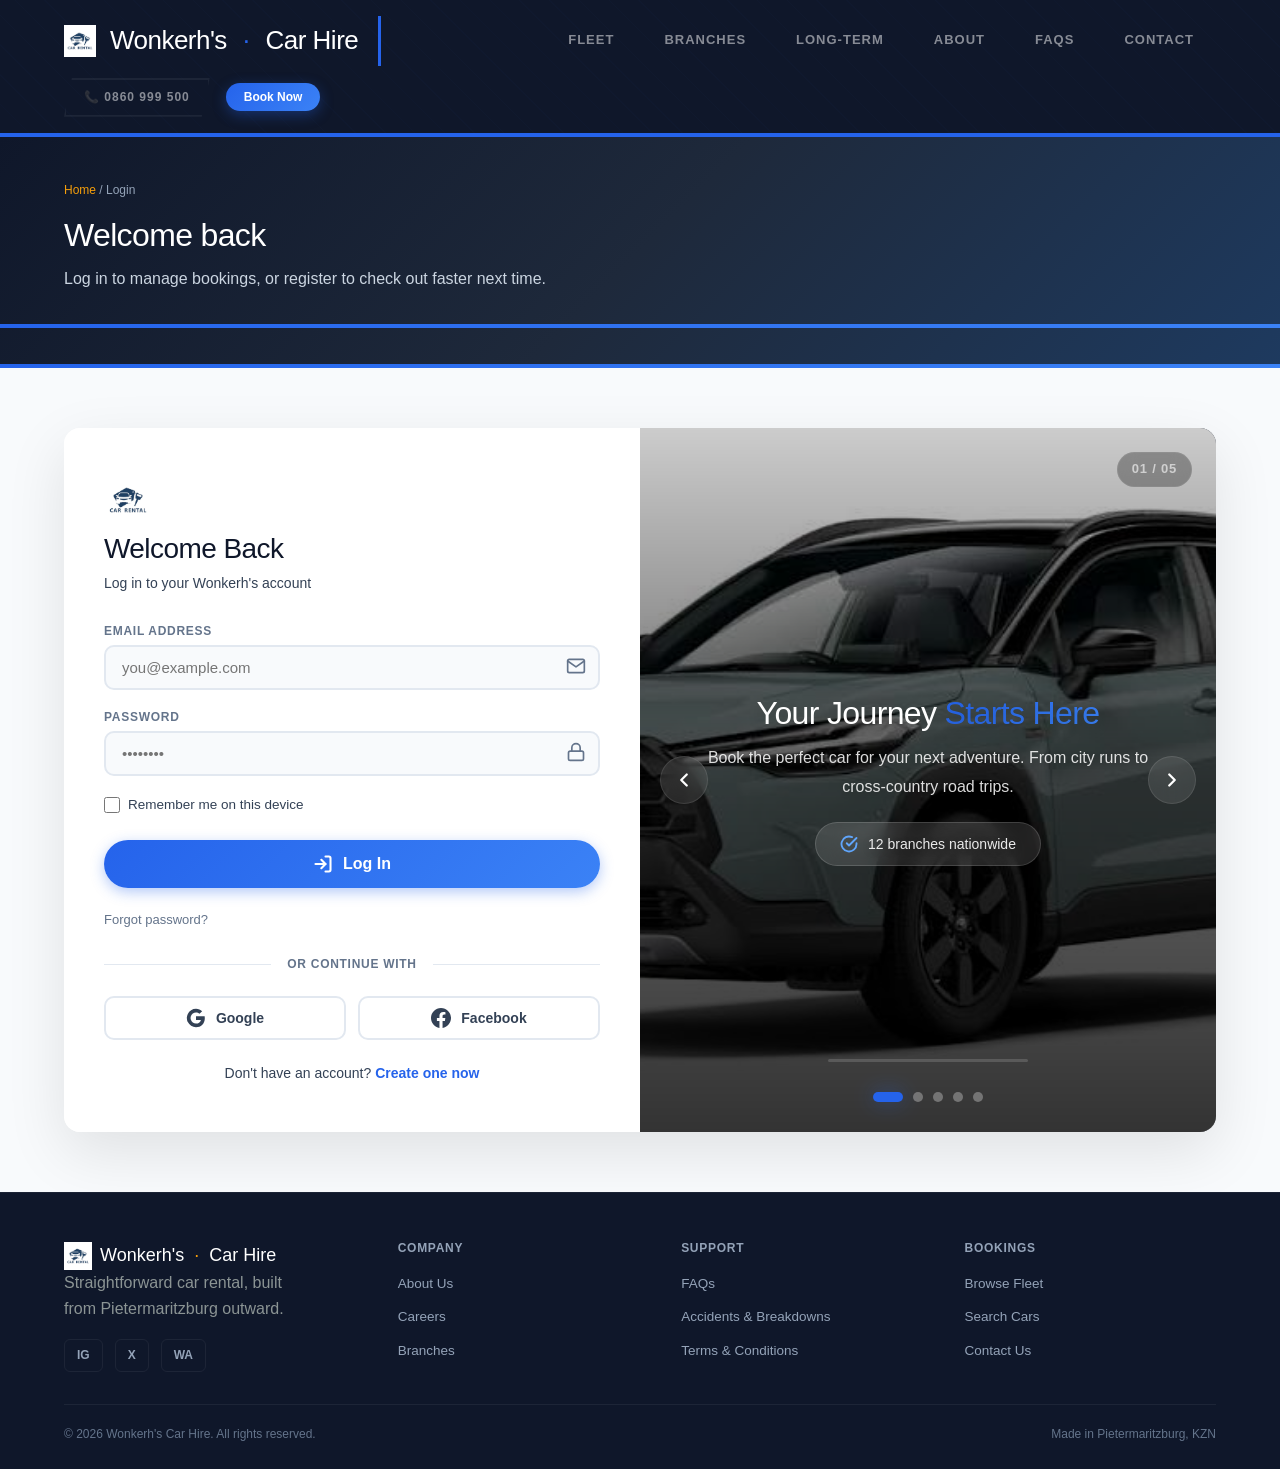
<file: login.html>
<!DOCTYPE html>
<html lang="en">
<head>
<meta charset="UTF-8">
<meta name="viewport" content="width=device-width, initial-scale=1.0">
<title>Login — Wonkerh's Car Hire</title>
<link rel="stylesheet" href="assets/style.css">
<style>
  /* ---------- Login Page Styles ---------- */
  .auth-grid {
    display: grid;
    grid-template-columns: 1fr 1fr;
    gap: 0;
    align-items: stretch;
    min-height: 600px;
    background: #fff;
    border-radius: var(--radius-lg);
    overflow: hidden;
    box-shadow: var(--shadow-lg);
  }

  /* ---------- Left Side: Login Form ---------- */
  .auth-card {
    background: #fff;
    padding: 48px 40px;
    display: flex;
    flex-direction: column;
    justify-content: center;
  }
  .auth-card .brand-icon {
    margin-bottom: 8px;
  }
  .auth-card .brand-icon img {
    height: 48px;
    width: auto;
  }
  .auth-card h2 {
    font-size: 28px;
    margin-bottom: 6px;
    color: var(--ink);
  }
  .auth-card .subtitle {
    color: var(--ink-soft);
    font-size: 14px;
    margin-bottom: 28px;
  }
  .auth-form {
    display: flex;
    flex-direction: column;
    gap: 18px;
  }
  .auth-form .form-field {
    position: relative;
  }
  .auth-form .form-field label {
    display: block;
    font-size: 12px;
    font-weight: 800;
    text-transform: uppercase;
    letter-spacing: 0.06em;
    color: var(--ink-faint);
    margin-bottom: 4px;
  }
  .auth-form .form-field input {
    width: 100%;
    padding: 12px 16px;
    padding-right: 48px;
    border: 2px solid var(--paper-line);
    border-radius: 10px;
    font-size: 15px;
    font-family: 'Inter', sans-serif;
    transition: all var(--transition);
    background: var(--gray-50);
  }
  .auth-form .form-field input:focus {
    outline: none;
    border-color: var(--primary);
    box-shadow: 0 0 0 4px rgba(37, 99, 235, 0.1);
    background: #fff;
  }
  .auth-form .form-field .input-icon {
    position: absolute;
    right: 14px;
    bottom: 14px;
    display: flex;
    align-items: center;
    justify-content: center;
    color: var(--ink-faint);
  }
  .auth-form .form-field .input-icon svg {
    width: 20px;
    height: 20px;
    stroke: var(--ink-faint);
    fill: none;
    stroke-width: 2;
    stroke-linecap: round;
    stroke-linejoin: round;
  }
  .auth-remember {
    display: flex;
    align-items: center;
    gap: 8px;
    font-size: 13.5px;
    color: var(--ink-soft);
  }
  .auth-remember input[type="checkbox"] {
    accent-color: var(--primary);
    width: 16px;
    height: 16px;
    cursor: pointer;
  }
  .auth-form .btn-primary {
    margin-top: 6px;
    padding: 14px;
    font-size: 16px;
    display: flex;
    align-items: center;
    justify-content: center;
    gap: 10px;
  }
  .auth-form .btn-primary svg {
    width: 20px;
    height: 20px;
    stroke: currentColor;
    fill: none;
    stroke-width: 2.5;
    stroke-linecap: round;
    stroke-linejoin: round;
  }
  .auth-links {
    display: flex;
    justify-content: space-between;
    align-items: center;
    margin-top: 4px;
  }
  .auth-links a {
    font-size: 13px;
    color: var(--ink-faint);
    transition: color var(--transition);
  }
  .auth-links a:hover {
    color: var(--primary);
  }
  .auth-divider {
    display: flex;
    align-items: center;
    gap: 16px;
    margin: 6px 0 4px;
  }
  .auth-divider::before,
  .auth-divider::after {
    content: '';
    flex: 1;
    height: 1px;
    background: var(--paper-line);
  }
  .auth-divider span {
    font-size: 12px;
    color: var(--ink-faint);
    text-transform: uppercase;
    letter-spacing: 0.06em;
    font-weight: 600;
  }
  .social-login {
    display: flex;
    gap: 12px;
  }
  .social-login button {
    flex: 1;
    padding: 10px;
    border: 2px solid var(--paper-line);
    border-radius: 10px;
    background: #fff;
    cursor: pointer;
    font-size: 14px;
    font-weight: 600;
    color: var(--ink-soft);
    transition: all var(--transition);
    display: flex;
    align-items: center;
    justify-content: center;
    gap: 10px;
  }
  .social-login button svg {
    width: 20px;
    height: 20px;
  }
  .social-login button:hover {
    border-color: var(--primary);
    background: var(--primary-bg);
    color: var(--primary);
  }
  .register-link {
    text-align: center;
    font-size: 14px;
    color: var(--ink-soft);
    margin-top: 4px;
  }
  .register-link a {
    color: var(--primary);
    font-weight: 700;
    transition: color var(--transition);
  }
  .register-link a:hover {
    color: var(--primary-dark);
    text-decoration: underline;
  }

  /* ---------- Right Side: Full-Screen Slideshow ---------- */
  .auth-slideshow {
    position: relative;
    overflow: hidden;
    min-height: 600px;
    background: var(--gray-900);
  }

  .slideshow-container {
    position: relative;
    width: 100%;
    height: 100%;
    min-height: 600px;
  }

  .slide {
    position: absolute;
    top: 0;
    left: 0;
    width: 100%;
    height: 100%;
    opacity: 0;
    transition: opacity 1s ease-in-out;
    display: flex;
    flex-direction: column;
    justify-content: center;
    align-items: center;
    padding: 40px;
    text-align: center;
    background-size: cover;
    background-position: center;
    background-repeat: no-repeat;
  }

  .slide::before {
    content: '';
    position: absolute;
    top: 0;
    left: 0;
    right: 0;
    bottom: 0;
    background: linear-gradient(180deg, 
      rgba(0,0,0,0.2) 0%, 
      rgba(0,0,0,0.6) 50%,
      rgba(0,0,0,0.8) 100%
    );
    z-index: 1;
  }

  .slide.active {
    opacity: 1;
  }

  .slide .slide-content {
    position: relative;
    z-index: 2;
    max-width: 480px;
  }

  .slide .slide-content h3 {
    font-size: 32px;
    color: #fff;
    margin-bottom: 12px;
    font-family: 'Archivo Black', sans-serif;
    text-shadow: 0 4px 20px rgba(0,0,0,0.3);
  }

  .slide .slide-content h3 .highlight {
    background: var(--primary-gradient);
    -webkit-background-clip: text;
    -webkit-text-fill-color: transparent;
    background-clip: text;
  }

  .slide .slide-content p {
    color: rgba(255,255,255,0.85);
    font-size: 16px;
    line-height: 1.8;
    text-shadow: 0 2px 10px rgba(0,0,0,0.3);
  }

  .slide .slide-content .reassurance-badge {
    display: inline-flex;
    align-items: center;
    gap: 10px;
    margin-top: 20px;
    padding: 10px 24px;
    background: rgba(255,255,255,0.12);
    border: 1px solid rgba(255,255,255,0.15);
    border-radius: 999px;
    font-size: 14px;
    color: rgba(255,255,255,0.9);
    backdrop-filter: blur(10px);
    text-shadow: 0 2px 10px rgba(0,0,0,0.2);
  }

  .slide .slide-content .reassurance-badge svg {
    width: 18px;
    height: 18px;
    stroke: var(--primary-light);
    fill: none;
    stroke-width: 2.5;
    stroke-linecap: round;
    stroke-linejoin: round;
    flex-shrink: 0;
  }

  /* Slide Indicators */
  .slide-indicators {
    position: absolute;
    bottom: 30px;
    left: 50%;
    transform: translateX(-50%);
    display: flex;
    gap: 10px;
    z-index: 10;
  }

  .slide-indicators .dot {
    width: 10px;
    height: 10px;
    border-radius: 50%;
    background: rgba(255,255,255,0.3);
    cursor: pointer;
    transition: all 0.5s ease;
    border: none;
  }

  .slide-indicators .dot.active {
    background: var(--primary);
    width: 30px;
    border-radius: 5px;
    box-shadow: 0 0 20px rgba(37, 99, 235, 0.4);
  }

  .slide-indicators .dot:hover {
    background: rgba(255,255,255,0.6);
  }

  /* Slide Navigation Arrows */
  .slide-nav {
    position: absolute;
    top: 50%;
    transform: translateY(-50%);
    z-index: 10;
    background: rgba(255,255,255,0.1);
    backdrop-filter: blur(10px);
    border: 1px solid rgba(255,255,255,0.1);
    color: #fff;
    width: 48px;
    height: 48px;
    border-radius: 50%;
    cursor: pointer;
    display: flex;
    align-items: center;
    justify-content: center;
    transition: all 0.3s ease;
  }

  .slide-nav:hover {
    background: rgba(255,255,255,0.2);
    transform: translateY(-50%) scale(1.05);
  }

  .slide-nav svg {
    width: 22px;
    height: 22px;
    stroke: #fff;
    fill: none;
    stroke-width: 2.5;
    stroke-linecap: round;
    stroke-linejoin: round;
  }

  .slide-nav.prev {
    left: 20px;
  }

  .slide-nav.next {
    right: 20px;
  }

  /* Slide Progress Bar */
  .slide-progress {
    position: absolute;
    bottom: 70px;
    left: 50%;
    transform: translateX(-50%);
    width: 200px;
    height: 3px;
    background: rgba(255,255,255,0.15);
    border-radius: 2px;
    overflow: hidden;
    z-index: 10;
  }

  .slide-progress .progress-bar {
    height: 100%;
    width: 0%;
    background: var(--primary-gradient);
    border-radius: 2px;
    transition: width 0.3s linear;
  }

  /* Slide Counter */
  .slide-counter {
    position: absolute;
    top: 24px;
    right: 24px;
    z-index: 10;
    color: rgba(255,255,255,0.6);
    font-size: 13px;
    font-weight: 600;
    letter-spacing: 0.06em;
    background: rgba(0,0,0,0.3);
    backdrop-filter: blur(10px);
    padding: 6px 14px;
    border-radius: 999px;
    border: 1px solid rgba(255,255,255,0.06);
  }

  /* Responsive */
  @media (max-width: 860px) {
    .auth-grid {
      grid-template-columns: 1fr;
      border-radius: 0;
    }
    .auth-card {
      padding: 32px 24px;
      order: 2;
    }
    .auth-slideshow {
      min-height: 450px;
      order: 1;
    }
    .slideshow-container {
      min-height: 450px;
    }
    .slide .slide-content h3 {
      font-size: 28px;
    }
    .slide .slide-content p {
      font-size: 15px;
    }
    .slide-nav {
      width: 40px;
      height: 40px;
    }
    .slide-nav svg {
      width: 18px;
      height: 18px;
    }
    .slide-nav.prev {
      left: 12px;
    }
    .slide-nav.next {
      right: 12px;
    }
    .slide-progress {
      bottom: 60px;
      width: 150px;
    }
    .slide-indicators {
      bottom: 24px;
    }
    .slide-counter {
      top: 16px;
      right: 16px;
      font-size: 11px;
      padding: 4px 12px;
    }
  }

  @media (max-width: 480px) {
    .auth-card {
      padding: 24px 16px;
    }
    .auth-card h2 {
      font-size: 24px;
    }
    .auth-slideshow {
      min-height: 350px;
    }
    .slideshow-container {
      min-height: 350px;
    }
    .slide .slide-content h3 {
      font-size: 22px;
    }
    .slide .slide-content p {
      font-size: 13px;
    }
    .slide .slide-content .reassurance-badge {
      font-size: 12px;
      padding: 6px 16px;
    }
    .slide .slide-content .reassurance-badge svg {
      width: 16px;
      height: 16px;
    }
    .social-login {
      flex-direction: column;
    }
    .slide-progress {
      width: 100px;
      bottom: 50px;
    }
    .slide-nav {
      display: none;
    }
  }
</style>
</head>
<body>

<header class="site">
  <div class="nav-row">
    <a href="index.html" class="logo">
      <img src="images/logo.jpg" alt="Wonkerh's" style="height:32px; width:auto;" onerror="this.style.display='none'">
      Wonkerh's<span>·</span>Car&nbsp;Hire
    </a>
    <nav class="main-nav">
      <ul>
        <li><a href="vehicles.html">Fleet</a></li>
        <li><a href="branches.html">Branches</a></li>
        <li><a href="long-term.html">Long-Term</a></li>
        <li><a href="about.html">About</a></li>
        <li><a href="faq.html">FAQs</a></li>
        <li><a href="contact.html">Contact</a></li>
      </ul>
    </nav>
    <div class="nav-right">
      <span class="nav-phone">📞 0860 999 500</span>
      <a href="results.html" class="btn btn-primary btn-sm">Book Now</a>
      <button class="burger" aria-label="Menu">&#9776;</button>
    </div>
  </div>
  <div class="mobile-panel">
    <ul>
      <li><a href="index.html">Home</a></li>
      <li><a href="vehicles.html">Fleet</a></li>
      <li><a href="branches.html">Branches</a></li>
      <li><a href="long-term.html">Long-Term</a></li>
      <li><a href="about.html">About</a></li>
      <li><a href="faq.html">FAQs</a></li>
      <li><a href="contact.html">Contact</a></li>
    </ul>
  </div>
</header>

<div class="page-head" style="padding:44px 0 40px;">
  <div class="wrap in">
    <div class="breadcrumb"><a href="index.html">Home</a> / Login</div>
    <h1 style="font-size:32px;">Welcome back</h1>
    <p>Log in to manage bookings, or register to check out faster next time.</p>
  </div>
  <div class="route-strip"></div>
</div>

<section>
  <div class="wrap">
    <div class="auth-grid">
      <!-- LEFT: Login Form -->
      <div class="auth-card">
        <div class="brand-icon">
          <img src="images/logo.jpg" alt="Wonkerh's Car Hire" onerror="this.style.display='none'">
        </div>
        <h2>Welcome Back</h2>
        <p class="subtitle">Log in to your Wonkerh's account</p>

        <form class="auth-form" onsubmit="return false;">
          <div class="form-field">
            <label for="l-email">Email address</label>
            <input type="email" id="l-email" placeholder="you@example.com" required>
            <span class="input-icon">
              <svg viewBox="0 0 24 24">
                <path d="M4 4h16c1.1 0 2 .9 2 2v12c0 1.1-.9 2-2 2H4c-1.1 0-2-.9-2-2V6c0-1.1.9-2 2-2z"/>
                <polyline points="22,6 12,13 2,6"/>
              </svg>
            </span>
          </div>
          <div class="form-field">
            <label for="l-password">Password</label>
            <input type="password" id="l-password" placeholder="••••••••" required>
            <span class="input-icon">
              <svg viewBox="0 0 24 24">
                <rect x="3" y="11" width="18" height="11" rx="2" ry="2"/>
                <path d="M7 11V7a5 5 0 0110 0v4"/>
              </svg>
            </span>
          </div>
          <div class="auth-remember">
            <input type="checkbox" id="l-remember">
            <label for="l-remember">Remember me on this device</label>
          </div>
          <button type="submit" class="btn btn-primary btn-block">
            <svg viewBox="0 0 24 24">
              <path d="M15 3h4a2 2 0 012 2v14a2 2 0 01-2 2h-4"/>
              <polyline points="10 17 15 12 10 7"/>
              <line x1="15" y1="12" x2="3" y2="12"/>
            </svg>
            Log In
          </button>

          <div class="auth-links">
            <a href="#">Forgot password?</a>
          </div>

          <div class="auth-divider">
            <span>or continue with</span>
          </div>

          <div class="social-login">
            <button type="button">
              <svg viewBox="0 0 24 24" fill="currentColor">
                <path d="M22.56 12.25c0-.78-.07-1.53-.2-2.25H12v4.26h5.92a5.06 5.06 0 01-2.2 3.32v2.77h3.57c2.08-1.92 3.28-4.74 3.28-8.1z"/>
                <path d="M12 23c2.97 0 5.46-.98 7.28-2.66l-3.57-2.77c-.98.66-2.23 1.06-3.71 1.06-2.86 0-5.29-1.93-6.16-4.53H2.18v2.84C3.99 20.53 7.7 23 12 23z"/>
                <path d="M5.84 14.09c-.22-.66-.35-1.36-.35-2.09s.13-1.43.35-2.09V7.07H2.18C1.43 8.55 1 10.22 1 12s.43 3.45 1.18 4.93l2.85-2.22.81-.62z"/>
                <path d="M12 5.38c1.62 0 3.06.56 4.21 1.64l3.15-3.15C17.45 2.09 14.97 1 12 1 7.7 1 3.99 3.47 2.18 7.07l3.66 2.84c.87-2.6 3.3-4.53 6.16-4.53z"/>
              </svg>
              Google
            </button>
            <button type="button">
              <svg viewBox="0 0 24 24" fill="currentColor">
                <path d="M24 12.073c0-6.627-5.373-12-12-12s-12 5.373-12 12c0 5.99 4.388 10.954 10.125 11.854v-8.385H7.078v-3.47h3.047V9.43c0-3.007 1.792-4.669 4.533-4.669 1.312 0 2.686.235 2.686.235v2.953H15.83c-1.491 0-1.956.925-1.956 1.874v2.25h3.328l-.532 3.47h-2.796v8.385C19.612 23.027 24 18.062 24 12.073z"/>
              </svg>
              Facebook
            </button>
          </div>

          <p class="register-link">
            Don't have an account? <a href="#">Create one now</a>
          </p>
        </form>
      </div>

      <!-- RIGHT: Full-Screen Slideshow with Overlay Text -->
      <div class="auth-slideshow">
        <div class="slideshow-container" id="slideshowContainer">

          <!-- Slide 1: Toyota Corolla -->
          <div class="slide active" data-index="0" style="background-image: url('images/corolla.jpg');">
            <div class="slide-content">
              <h3>Your Journey <span class="highlight">Starts Here</span></h3>
              <p>Book the perfect car for your next adventure. From city runs to cross-country road trips.</p>
              <div class="reassurance-badge">
                <svg viewBox="0 0 24 24">
                  <path d="M22 11.08V12a10 10 0 11-5.93-9.14"/>
                  <polyline points="22 4 12 14.01 9 11.01"/>
                </svg>
                12 branches nationwide
              </div>
            </div>
          </div>

          <!-- Slide 2: Toyota Fortuner -->
          <div class="slide" data-index="1" style="background-image: url('images/fortuner.jpg');">
            <div class="slide-content">
              <h3>Drive With <span class="highlight">Confidence</span></h3>
              <p>Every vehicle is serviced, inspected, and detailed between rentals. Your safety is our priority.</p>
              <div class="reassurance-badge">
                <svg viewBox="0 0 24 24">
                  <path d="M12 22s8-4 8-10V5l-8-3-8 3v7c0 6 8 10 8 10z"/>
                  <polyline points="9 12 11 14 15 10"/>
                </svg>
                Comprehensive insurance included
              </div>
            </div>
          </div>

          <!-- Slide 3: BMW 3 Series -->
          <div class="slide" data-index="2" style="background-image: url('images/bmw.jpg');">
            <div class="slide-content">
              <h3>Rated <span class="highlight">4.8/5</span> by Renters</h3>
              <p>Join thousands of satisfied customers who trust Wonkerh's for reliable, affordable car hire.</p>
              <div class="reassurance-badge">
                <svg viewBox="0 0 24 24">
                  <polygon points="12 2 15.09 8.26 22 9.27 17 14.14 18.18 21.02 12 17.77 5.82 21.02 7 14.14 2 9.27 8.91 8.26 12 2"/>
                </svg>
                1,200+ 5-star reviews
              </div>
            </div>
          </div>

          <!-- Slide 4: Hyundai Creta -->
          <div class="slide" data-index="3" style="background-image: url('images/creta.jpg');">
            <div class="slide-content">
              <h3>Secure &amp; <span class="highlight">Simple</span></h3>
              <p>Your data is protected with bank-grade encryption. Book in minutes, not hours.</p>
              <div class="reassurance-badge">
                <svg viewBox="0 0 24 24">
                  <rect x="3" y="11" width="18" height="11" rx="2" ry="2"/>
                  <path d="M7 11V7a5 5 0 0110 0v4"/>
                  <circle cx="12" cy="16" r="1.5"/>
                  <line x1="12" y1="14" x2="12" y2="12"/>
                </svg>
                256-bit SSL encryption
              </div>
            </div>
          </div>

          <!-- Slide 5: Toyota Quantum -->
          <div class="slide" data-index="4" style="background-image: url('images/quantum.jpg');">
            <div class="slide-content">
              <h3>24/7 <span class="highlight">Support</span></h3>
              <p>Our team is always here to help. Real people, real solutions, any time of day.</p>
              <div class="reassurance-badge">
                <svg viewBox="0 0 24 24">
                  <path d="M22 16.92v3a2 2 0 01-2.18 2 19.79 19.79 0 01-8.63-3.07 19.5 19.5 0 01-6-6 19.79 19.79 0 01-3.07-8.67A2 2 0 014.11 2h3a2 2 0 012 1.72 12.84 12.84 0 00.7 2.81 2 2 0 01-.45 2.11L8.09 9.91a16 16 0 006 6l1.27-1.27a2 2 0 012.11-.45 12.84 12.84 0 002.81.7A2 2 0 0122 16.92z"/>
                </svg>
                Call us anytime: 0860 999 500
              </div>
            </div>
          </div>

          <!-- Slide Counter -->
          <div class="slide-counter" id="slideCounter">01 / 05</div>

          <!-- Navigation Arrows -->
          <button class="slide-nav prev" id="prevSlide" aria-label="Previous slide">
            <svg viewBox="0 0 24 24">
              <polyline points="15 18 9 12 15 6"/>
            </svg>
          </button>
          <button class="slide-nav next" id="nextSlide" aria-label="Next slide">
            <svg viewBox="0 0 24 24">
              <polyline points="9 18 15 12 9 6"/>
            </svg>
          </button>

          <!-- Indicators -->
          <div class="slide-indicators" id="slideIndicators">
            <button class="dot active" data-index="0" aria-label="Slide 1"></button>
            <button class="dot" data-index="1" aria-label="Slide 2"></button>
            <button class="dot" data-index="2" aria-label="Slide 3"></button>
            <button class="dot" data-index="3" aria-label="Slide 4"></button>
            <button class="dot" data-index="4" aria-label="Slide 5"></button>
          </div>

          <!-- Progress Bar -->
          <div class="slide-progress">
            <div class="progress-bar" id="progressBar"></div>
          </div>
        </div>
      </div>
    </div>
  </div>
</section>

<footer class="site">
  <div class="wrap">
    <div class="footer-grid">
      <div>
        <div class="footer-logo">
          <img src="images/logo.jpg" alt="Wonkerh's" style="height:28px; width:auto;" onerror="this.style.display='none'">
          Wonkerh's<span>·</span>Car&nbsp;Hire
        </div>
        <p style="max-width:220px; color:#8B9494;">Straightforward car rental, built from Pietermaritzburg outward.</p>
        <div class="social-row" style="margin-top:18px;">
          <a href="#" aria-label="Instagram">IG</a>
          <a href="#" aria-label="X">X</a>
          <a href="#" aria-label="WhatsApp">WA</a>
        </div>
      </div>
      <div>
        <h4>Company</h4>
        <ul>
          <li><a href="about.html">About Us</a></li>
          <li><a href="about.html#careers">Careers</a></li>
          <li><a href="branches.html">Branches</a></li>
        </ul>
      </div>
      <div>
        <h4>Support</h4>
        <ul>
          <li><a href="faq.html">FAQs</a></li>
          <li><a href="faq.html#accidents">Accidents &amp; Breakdowns</a></li>
          <li><a href="faq.html#terms">Terms &amp; Conditions</a></li>
        </ul>
      </div>
      <div>
        <h4>Bookings</h4>
        <ul>
          <li><a href="vehicles.html">Browse Fleet</a></li>
          <li><a href="results.html">Search Cars</a></li>
          <li><a href="contact.html">Contact Us</a></li>
        </ul>
      </div>
    </div>
    <div class="foot-bottom">
      <span>© 2026 Wonkerh's Car Hire. All rights reserved.</span>
      <span>Made in Pietermaritzburg, KZN</span>
    </div>
  </div>
</footer>

<script src="assets/script.js"></script>
<script>
  document.addEventListener('DOMContentLoaded', function() {
    // ---------- Slideshow Logic ----------
    const slides = document.querySelectorAll('.slide');
    const dots = document.querySelectorAll('.dot');
    const prevBtn = document.getElementById('prevSlide');
    const nextBtn = document.getElementById('nextSlide');
    const progressBar = document.getElementById('progressBar');
    const slideCounter = document.getElementById('slideCounter');
    let currentSlide = 0;
    const totalSlides = slides.length;
    let slideInterval;
    let isTransitioning = false;

    // Update counter
    function updateCounter(index) {
      if (slideCounter) {
        const num = String(index + 1).padStart(2, '0');
        const total = String(totalSlides).padStart(2, '0');
        slideCounter.textContent = `${num} / ${total}`;
      }
    }

    // Show specific slide
    function showSlide(index) {
      if (isTransitioning) return;
      if (index < 0) index = totalSlides - 1;
      if (index >= totalSlides) index = 0;

      isTransitioning = true;

      slides.forEach((slide, i) => {
        slide.classList.toggle('active', i === index);
      });

      dots.forEach((dot, i) => {
        dot.classList.toggle('active', i === index);
      });

      const progress = ((index + 1) / totalSlides) * 100;
      progressBar.style.width = progress + '%';

      updateCounter(index);

      currentSlide = index;

      setTimeout(() => {
        isTransitioning = false;
      }, 1000);
    }

    function nextSlide() {
      showSlide(currentSlide + 1);
      resetInterval();
    }

    function prevSlide() {
      showSlide(currentSlide - 1);
      resetInterval();
    }

    function resetInterval() {
      clearInterval(slideInterval);
      slideInterval = setInterval(nextSlide, 5000);
    }

    function goToSlide(index) {
      showSlide(index);
      resetInterval();
    }

    // Event Listeners
    if (prevBtn) prevBtn.addEventListener('click', prevSlide);
    if (nextBtn) nextBtn.addEventListener('click', nextSlide);

    dots.forEach((dot) => {
      dot.addEventListener('click', function() {
        goToSlide(parseInt(this.dataset.index));
      });
    });

    document.addEventListener('keydown', function(e) {
      if (e.key === 'ArrowRight') nextSlide();
      else if (e.key === 'ArrowLeft') prevSlide();
    });

    // Touch swipe
    let touchStartX = 0;
    const container = document.getElementById('slideshowContainer');
    if (container) {
      container.addEventListener('touchstart', function(e) {
        touchStartX = e.changedTouches[0].screenX;
      });
      container.addEventListener('touchend', function(e) {
        const diff = touchStartX - e.changedTouches[0].screenX;
        if (Math.abs(diff) > 50) {
          diff > 0 ? nextSlide() : prevSlide();
        }
      });
    }

    // Pause on hover
    const slideshowSection = document.querySelector('.auth-slideshow');
    if (slideshowSection) {
      slideshowSection.addEventListener('mouseenter', () => clearInterval(slideInterval));
      slideshowSection.addEventListener('mouseleave', resetInterval);
    }

    resetInterval();

    // ---------- Form Validation ----------
    const loginForm = document.querySelector('.auth-form');
    if (loginForm) {
      loginForm.addEventListener('submit', function(e) {
        e.preventDefault();
        const email = document.getElementById('l-email');
        const password = document.getElementById('l-password');
        let hasError = false;

        if (!email.value || !email.value.includes('@')) {
          email.style.borderColor = '#EF4444';
          email.style.boxShadow = '0 0 0 4px rgba(239, 68, 68, 0.1)';
          hasError = true;
        } else {
          email.style.borderColor = '';
          email.style.boxShadow = '';
        }

        if (!password.value || password.value.length < 6) {
          password.style.borderColor = '#EF4444';
          password.style.boxShadow = '0 0 0 4px rgba(239, 68, 68, 0.1)';
          hasError = true;
        } else {
          password.style.borderColor = '';
          password.style.boxShadow = '';
        }

        if (!hasError) {
          const btn = this.querySelector('.btn-primary');
          const originalHTML = btn.innerHTML;
          btn.innerHTML = `
            <svg viewBox="0 0 24 24" style="animation: spin 1s linear infinite;">
              <circle cx="12" cy="12" r="10" stroke="currentColor" stroke-width="2.5" fill="none"/>
              <path d="M12 2a10 10 0 0110 10" stroke="currentColor" stroke-width="2.5" fill="none" stroke-linecap="round"/>
            </svg>
            Logging in...
          `;
          btn.style.background = '#10B981';
          btn.style.boxShadow = '0 4px 14px rgba(16, 185, 129, 0.4)';

          setTimeout(() => {
            btn.innerHTML = `
              <svg viewBox="0 0 24 24">
                <path d="M22 11.08V12a10 10 0 11-5.93-9.14"/>
                <polyline points="22 4 12 14.01 9 11.01"/>
              </svg>
              Welcome back!
            `;
            setTimeout(() => {
              btn.innerHTML = originalHTML;
              btn.style.background = '';
              btn.style.boxShadow = '';
            }, 2000);
          }, 1500);
        }
      });

      document.querySelectorAll('.auth-form input').forEach(input => {
        input.addEventListener('focus', function() {
          this.style.borderColor = '';
          this.style.boxShadow = '';
        });
      });
    }

    // Social Login
    document.querySelectorAll('.social-login button').forEach(btn => {
      btn.addEventListener('click', function() {
        const provider = this.textContent.trim();
        this.innerHTML = `
          <svg viewBox="0 0 24 24" style="animation: spin 1s linear infinite;">
            <circle cx="12" cy="12" r="10" stroke="currentColor" stroke-width="2.5" fill="none"/>
            <path d="M12 2a10 10 0 0110 10" stroke="currentColor" stroke-width="2.5" fill="none" stroke-linecap="round"/>
          </svg>
          Connecting...
        `;
        this.disabled = true;

        setTimeout(() => {
          this.innerHTML = provider;
          this.disabled = false;
          alert(`${provider} login would open here in production.`);
        }, 1500);
      });
    });

    // Register & Forgot Password
    document.querySelector('.register-link a')?.addEventListener('click', (e) => {
      e.preventDefault();
      alert('Registration page would open here in production.');
    });

    document.querySelector('.auth-links a')?.addEventListener('click', (e) => {
      e.preventDefault();
      alert('Password reset email would be sent in production.');
    });

    // Add spin animation
    const style = document.createElement('style');
    style.textContent = `
      @keyframes spin {
        from { transform: rotate(0deg); }
        to { transform: rotate(360deg); }
      }
    `;
    document.head.appendChild(style);
  });
</script>
</body>
</html>
</file>
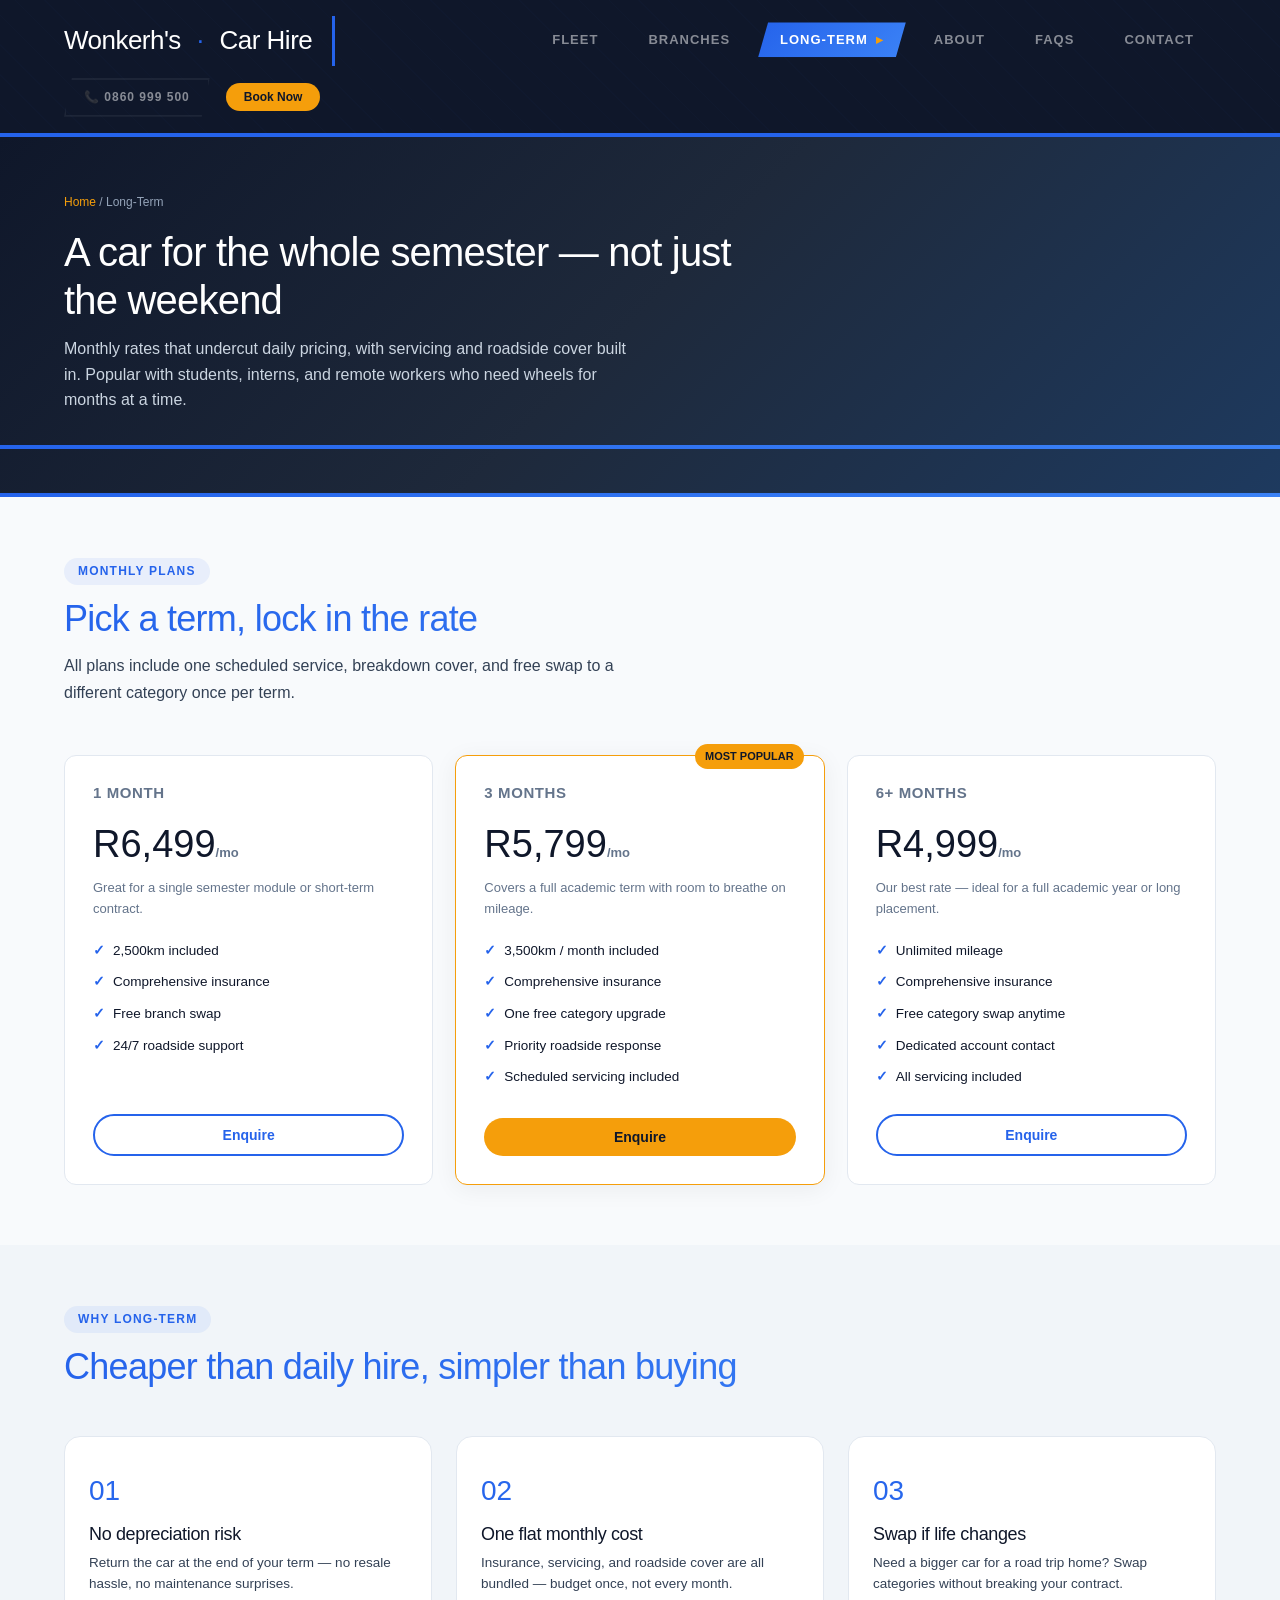
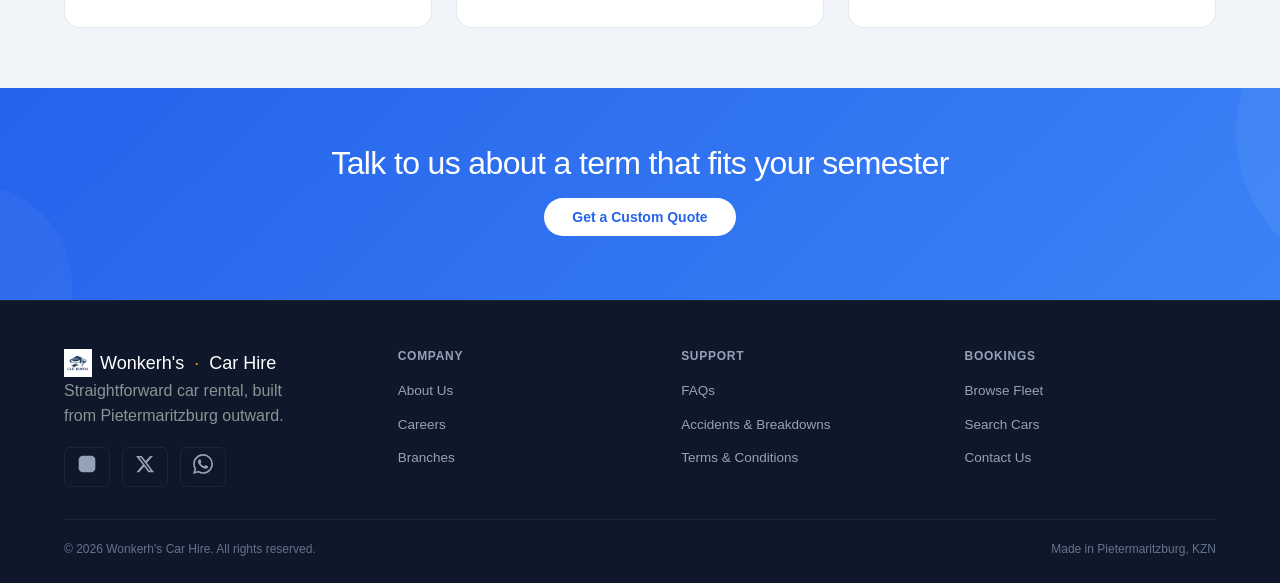
<file: long-term.html>
<!DOCTYPE html>
<html lang="en">
<head>
<meta charset="UTF-8">
<meta name="viewport" content="width=device-width, initial-scale=1.0">
<title>Long-Term Hire — Wonkerh's Car Hire</title>
<link rel="stylesheet" href="assets/style.css">
<style>
  .plan-grid{ display:grid; grid-template-columns:repeat(3,1fr); gap:22px; align-items:stretch; }
  .plan-card{ background:#fff; border:1px solid var(--paper-line); border-radius:var(--radius); padding:28px; display:flex; flex-direction:column; }
  .plan-card.featured{ border-color:var(--amber); box-shadow:var(--shadow-card); position:relative; }
  .plan-card.featured .flag{ position:absolute; top:-12px; right:20px; background:var(--amber); color:var(--ink); font-size:11px; font-weight:800; padding:4px 10px; border-radius:999px; text-transform:uppercase; }
  .plan-card h3{ font-size:15px; font-family:'Inter',sans-serif; font-weight:800; text-transform:uppercase; letter-spacing:0.04em; color:var(--ink-faint); }
  .plan-card .amt{ font-family:'Archivo Black',sans-serif; font-size:38px; margin:12px 0 4px; }
  .plan-card .amt span{ font-family:'Inter',sans-serif; font-size:13px; font-weight:600; color:var(--ink-faint); }
  .plan-card ul{ margin:20px 0 26px; display:flex; flex-direction:column; gap:10px; flex:1; }
  .plan-card li{ font-size:13.5px; display:flex; gap:8px; }
  .plan-card li:before{ content:"✓"; color:var(--route); font-weight:800; }
  @media (max-width:900px){ .plan-grid{ grid-template-columns:1fr; } }
</style>
</head>
<body>

<header class="site">
  <div class="nav-row">
    <a href="index.html" class="logo">Wonkerh's<span>·</span>Car&nbsp;Hire</a>
    <nav class="main-nav">
      <ul>
        <li><a href="vehicles.html">Fleet</a></li>
        <li><a href="branches.html">Branches</a></li>
        <li><a href="long-term.html" class="active">Long-Term</a></li>
        <li><a href="about.html">About</a></li>
        <li><a href="faq.html">FAQs</a></li>
        <li><a href="contact.html">Contact</a></li>
      </ul>
    </nav>
    <div class="nav-right">
      <span class="nav-phone">📞 0860 999 500</span>
      <a href="results.html" class="btn btn-amber btn-sm">Book Now</a>
      <button class="burger" aria-label="Menu">&#9776;</button>
    </div>
  </div>
  <div class="mobile-panel">
    <ul>
      <li><a href="index.html">Home</a></li>
      <li><a href="vehicles.html">Fleet</a></li>
      <li><a href="branches.html">Branches</a></li>
      <li><a href="long-term.html">Long-Term</a></li>
      <li><a href="about.html">About</a></li>
      <li><a href="faq.html">FAQs</a></li>
      <li><a href="contact.html">Contact</a></li>
    </ul>
  </div>
</header>

<div class="page-head">
  <div class="wrap in">
    <div class="breadcrumb"><a href="index.html">Home</a> / Long-Term</div>
    <h1>A car for the whole semester — not just the weekend</h1>
    <p>Monthly rates that undercut daily pricing, with servicing and roadside cover built in. Popular with students, interns, and remote workers who need wheels for months at a time.</p>
  </div>
  <div class="route-strip"></div>
</div>

<section>
  <div class="wrap">
    <div class="section-head">
      <span class="kicker">Monthly Plans</span>
      <h2>Pick a term, lock in the rate</h2>
      <p>All plans include one scheduled service, breakdown cover, and free swap to a different category once per term.</p>
    </div>

    <div class="plan-grid">
      <div class="plan-card">
        <h3>1 Month</h3>
        <div class="amt">R6,499<span>/mo</span></div>
        <p style="font-size:13px; color:var(--ink-faint);">Great for a single semester module or short-term contract.</p>
        <ul>
          <li>2,500km included</li>
          <li>Comprehensive insurance</li>
          <li>Free branch swap</li>
          <li>24/7 roadside support</li>
        </ul>
        <a href="contact.html" class="btn btn-outline btn-block">Enquire</a>
      </div>

      <div class="plan-card featured">
        <span class="flag">Most Popular</span>
        <h3>3 Months</h3>
        <div class="amt">R5,799<span>/mo</span></div>
        <p style="font-size:13px; color:var(--ink-faint);">Covers a full academic term with room to breathe on mileage.</p>
        <ul>
          <li>3,500km / month included</li>
          <li>Comprehensive insurance</li>
          <li>One free category upgrade</li>
          <li>Priority roadside response</li>
          <li>Scheduled servicing included</li>
        </ul>
        <a href="contact.html" class="btn btn-amber btn-block">Enquire</a>
      </div>

      <div class="plan-card">
        <h3>6+ Months</h3>
        <div class="amt">R4,999<span>/mo</span></div>
        <p style="font-size:13px; color:var(--ink-faint);">Our best rate — ideal for a full academic year or long placement.</p>
        <ul>
          <li>Unlimited mileage</li>
          <li>Comprehensive insurance</li>
          <li>Free category swap anytime</li>
          <li>Dedicated account contact</li>
          <li>All servicing included</li>
        </ul>
        <a href="contact.html" class="btn btn-outline btn-block">Enquire</a>
      </div>
    </div>
  </div>
</section>

<section class="section-alt">
  <div class="wrap">
    <div class="section-head">
      <span class="kicker">Why Long-Term</span>
      <h2>Cheaper than daily hire, simpler than buying</h2>
    </div>
    <div class="why-grid">
      <div class="why-cell">
        <span class="num">01</span>
        <h3>No depreciation risk</h3>
        <p>Return the car at the end of your term — no resale hassle, no maintenance surprises.</p>
      </div>
      <div class="why-cell">
        <span class="num">02</span>
        <h3>One flat monthly cost</h3>
        <p>Insurance, servicing, and roadside cover are all bundled — budget once, not every month.</p>
      </div>
      <div class="why-cell">
        <span class="num">03</span>
        <h3>Swap if life changes</h3>
        <p>Need a bigger car for a road trip home? Swap categories without breaking your contract.</p>
      </div>
    </div>
  </div>
</section>

<div class="cta-banner">
  <div class="wrap">
    <h2>Talk to us about a term that fits your semester</h2>
    <a href="contact.html" class="btn btn-dark">Get a Custom Quote</a>
  </div>
</div>

<footer class="site">
  <div class="wrap">
    <div class="footer-grid">
      <div>
        <div class="footer-logo">
          <img src="images/logo.jpg" alt="Wonkerh's" style="height:28px; width:auto;" onerror="this.style.display='none'">
          Wonkerh's<span>·</span>Car&nbsp;Hire
        </div>
        <p style="max-width:220px; color:#8B9494;">Straightforward car rental, built from Pietermaritzburg outward.</p>
        <div class="social-row" style="margin-top:18px;">
          <a href="#" aria-label="Instagram" class="social-link ig-link">
            <svg viewBox="0 0 24 24" width="20" height="20" fill="currentColor">
              <rect x="2" y="2" width="20" height="20" rx="5" ry="5"/>
              <circle cx="12" cy="12" r="5"/>
              <circle cx="17.5" cy="6.5" r="1.5"/>
            </svg>
          </a>
          <a href="#" aria-label="X (Twitter)" class="social-link x-link">
            <svg viewBox="0 0 24 24" width="20" height="20" fill="currentColor">
              <path d="M18.244 2.25h3.308l-7.227 8.26 8.502 11.24H16.17l-5.214-6.817L4.99 21.75H1.68l7.73-8.835L1.254 2.25H8.08l4.713 6.231zm-1.161 17.52h1.833L7.084 4.126H5.117z"/>
            </svg>
          </a>
          <a href="#" aria-label="WhatsApp" class="social-link wa-link">
            <svg viewBox="0 0 24 24" width="20" height="20" fill="currentColor">
              <path d="M17.472 14.382c-.297-.149-1.758-.867-2.03-.967-.273-.099-.471-.148-.67.15-.197.297-.767.966-.94 1.164-.173.199-.347.223-.644.075-.297-.15-1.255-.463-2.39-1.475-.883-.788-1.48-1.761-1.653-2.059-.173-.297-.018-.458.13-.606.134-.133.298-.347.446-.52.149-.174.198-.298.298-.497.099-.198.05-.371-.025-.52-.075-.149-.669-1.612-.916-2.207-.242-.579-.487-.5-.669-.51-.173-.008-.371-.01-.57-.01-.198 0-.52.074-.792.372-.272.297-1.04 1.016-1.04 2.479 0 1.462 1.065 2.875 1.213 3.074.149.198 2.096 3.2 5.077 4.487.709.306 1.262.489 1.694.625.712.227 1.36.195 1.871.118.571-.085 1.758-.719 2.006-1.413.248-.694.248-1.289.173-1.413-.074-.124-.272-.198-.57-.347m-5.421 7.403h-.004a9.87 9.87 0 01-5.031-1.378l-.361-.214-3.741.982.998-3.648-.235-.374a9.86 9.86 0 01-1.51-5.26c.001-5.45 4.436-9.884 9.888-9.884 2.64 0 5.122 1.03 6.988 2.898a9.825 9.825 0 012.893 6.994c-.003 5.45-4.437 9.884-9.885 9.884m8.413-18.297A11.815 11.815 0 0012.05 0C5.495 0 .16 5.335.157 11.892c0 2.096.547 4.142 1.588 5.945L.057 24l6.305-1.654a11.882 11.882 0 005.683 1.448h.005c6.554 0 11.89-5.335 11.893-11.893a11.821 11.821 0 00-3.48-8.413z"/>
            </svg>
          </a>
        </div>
      </div>
      <div>
        <h4>Company</h4>
        <ul>
          <li><a href="about.html">About Us</a></li>
          <li><a href="about.html#careers">Careers</a></li>
          <li><a href="branches.html">Branches</a></li>
        </ul>
      </div>
      <div>
        <h4>Support</h4>
        <ul>
          <li><a href="faq.html">FAQs</a></li>
          <li><a href="faq.html#accidents">Accidents &amp; Breakdowns</a></li>
          <li><a href="faq.html#terms">Terms &amp; Conditions</a></li>
        </ul>
      </div>
      <div>
        <h4>Bookings</h4>
        <ul>
          <li><a href="vehicles.html">Browse Fleet</a></li>
          <li><a href="results.html">Search Cars</a></li>
          <li><a href="contact.html">Contact Us</a></li>
        </ul>
      </div>
    </div>
    <div class="foot-bottom">
      <span>© 2026 Wonkerh's Car Hire. All rights reserved.</span>
      <span>Made in Pietermaritzburg, KZN</span>
    </div>
  </div>
</footer>

<script src="assets/script.js"></script>
</body>
</html>
</file>
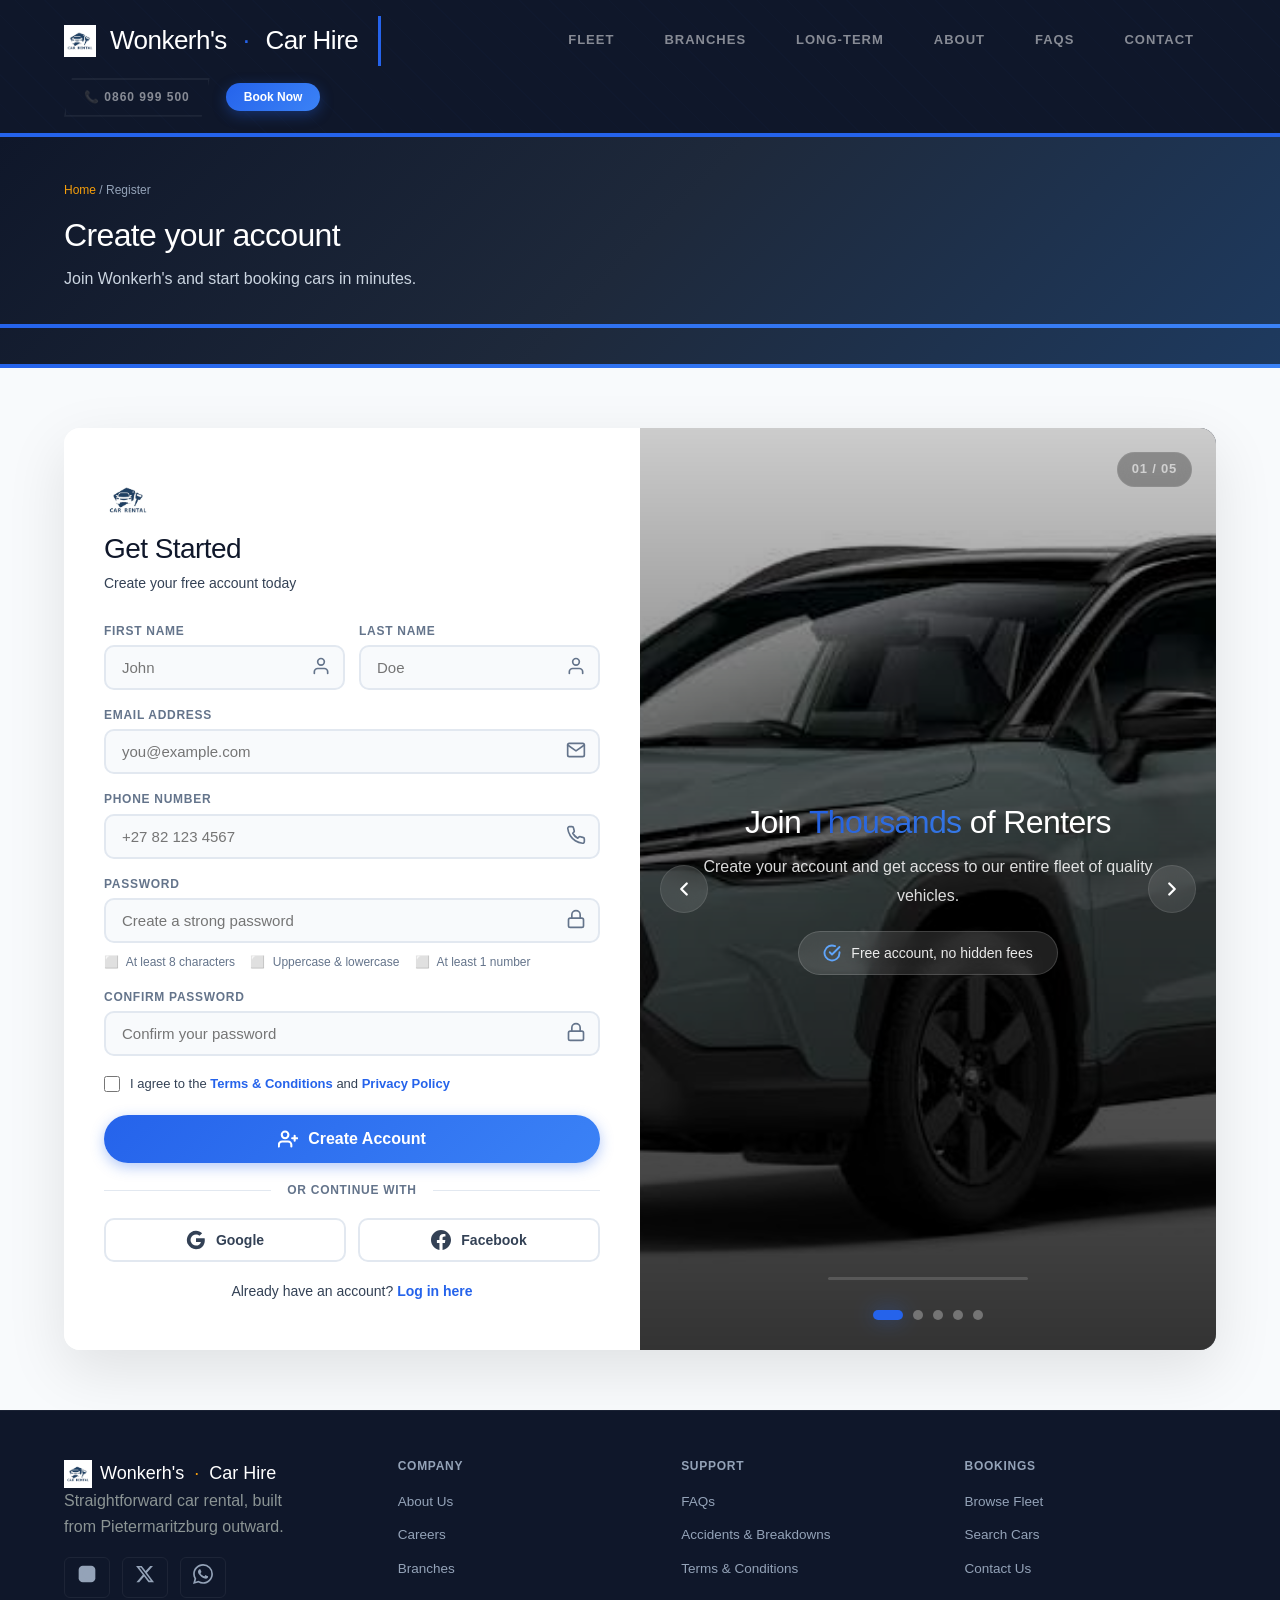
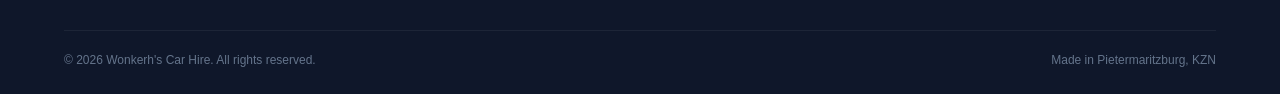
<file: register.html>
<!DOCTYPE html>
<html lang="en">
<head>
<meta charset="UTF-8">
<meta name="viewport" content="width=device-width, initial-scale=1.0">
<title>Register — Wonkerh's Car Hire</title>
<link rel="stylesheet" href="assets/style.css">
<style>
  /* ---------- Registration Page Styles ---------- */
  .auth-grid {
    display: grid;
    grid-template-columns: 1fr 1fr;
    gap: 0;
    align-items: stretch;
    min-height: 600px;
    background: #fff;
    border-radius: var(--radius-lg);
    overflow: hidden;
    box-shadow: var(--shadow-lg);
  }

  /* ---------- Left Side: Registration Form ---------- */
  .auth-card {
    background: #fff;
    padding: 48px 40px;
    display: flex;
    flex-direction: column;
    justify-content: center;
  }
  .auth-card .brand-icon {
    margin-bottom: 8px;
  }
  .auth-card .brand-icon img {
    height: 48px;
    width: auto;
  }
  .auth-card h2 {
    font-size: 28px;
    margin-bottom: 6px;
    color: var(--ink);
  }
  .auth-card .subtitle {
    color: var(--ink-soft);
    font-size: 14px;
    margin-bottom: 28px;
  }
  .auth-form {
    display: flex;
    flex-direction: column;
    gap: 16px;
  }
  .auth-form .form-row {
    display: grid;
    grid-template-columns: 1fr 1fr;
    gap: 14px;
  }
  .auth-form .form-field {
    position: relative;
  }
  .auth-form .form-field label {
    display: block;
    font-size: 12px;
    font-weight: 800;
    text-transform: uppercase;
    letter-spacing: 0.06em;
    color: var(--ink-faint);
    margin-bottom: 4px;
  }
  .auth-form .form-field input,
  .auth-form .form-field select {
    width: 100%;
    padding: 12px 16px;
    padding-right: 48px;
    border: 2px solid var(--paper-line);
    border-radius: 10px;
    font-size: 15px;
    font-family: 'Inter', sans-serif;
    transition: all var(--transition);
    background: var(--gray-50);
  }
  .auth-form .form-field input:focus,
  .auth-form .form-field select:focus {
    outline: none;
    border-color: var(--primary);
    box-shadow: 0 0 0 4px rgba(37, 99, 235, 0.1);
    background: #fff;
  }
  .auth-form .form-field .input-icon {
    position: absolute;
    right: 14px;
    bottom: 14px;
    display: flex;
    align-items: center;
    justify-content: center;
    color: var(--ink-faint);
  }
  .auth-form .form-field .input-icon svg {
    width: 20px;
    height: 20px;
    stroke: var(--ink-faint);
    fill: none;
    stroke-width: 2;
    stroke-linecap: round;
    stroke-linejoin: round;
  }
  .auth-form .password-hint {
    font-size: 12px;
    color: var(--ink-faint);
    margin-top: -6px;
  }
  .auth-form .password-hint .check {
    display: inline-block;
    margin-right: 4px;
  }
  .auth-form .password-hint .valid {
    color: #10B981;
  }
  .auth-form .password-hint .invalid {
    color: #EF4444;
  }
  .auth-terms {
    display: flex;
    align-items: flex-start;
    gap: 10px;
    font-size: 13px;
    color: var(--ink-soft);
    margin-top: 2px;
  }
  .auth-terms input[type="checkbox"] {
    accent-color: var(--primary);
    width: 16px;
    height: 16px;
    cursor: pointer;
    margin-top: 2px;
    flex-shrink: 0;
  }
  .auth-terms a {
    color: var(--primary);
    font-weight: 600;
    transition: color var(--transition);
  }
  .auth-terms a:hover {
    color: var(--primary-dark);
    text-decoration: underline;
  }
  .auth-form .btn-primary {
    margin-top: 4px;
    padding: 14px;
    font-size: 16px;
    display: flex;
    align-items: center;
    justify-content: center;
    gap: 10px;
  }
  .auth-form .btn-primary svg {
    width: 20px;
    height: 20px;
    stroke: currentColor;
    fill: none;
    stroke-width: 2.5;
    stroke-linecap: round;
    stroke-linejoin: round;
  }
  .auth-divider {
    display: flex;
    align-items: center;
    gap: 16px;
    margin: 2px 0;
  }
  .auth-divider::before,
  .auth-divider::after {
    content: '';
    flex: 1;
    height: 1px;
    background: var(--paper-line);
  }
  .auth-divider span {
    font-size: 12px;
    color: var(--ink-faint);
    text-transform: uppercase;
    letter-spacing: 0.06em;
    font-weight: 600;
  }
  .social-login {
    display: flex;
    gap: 12px;
  }
  .social-login button {
    flex: 1;
    padding: 10px;
    border: 2px solid var(--paper-line);
    border-radius: 10px;
    background: #fff;
    cursor: pointer;
    font-size: 14px;
    font-weight: 600;
    color: var(--ink-soft);
    transition: all var(--transition);
    display: flex;
    align-items: center;
    justify-content: center;
    gap: 10px;
  }
  .social-login button svg {
    width: 20px;
    height: 20px;
  }
  .social-login button:hover {
    border-color: var(--primary);
    background: var(--primary-bg);
    color: var(--primary);
  }
  .login-link {
    text-align: center;
    font-size: 14px;
    color: var(--ink-soft);
    margin-top: 2px;
  }
  .login-link a {
    color: var(--primary);
    font-weight: 700;
    transition: color var(--transition);
  }
  .login-link a:hover {
    color: var(--primary-dark);
    text-decoration: underline;
  }

  /* ---------- Right Side: Full-Screen Slideshow ---------- */
  .auth-slideshow {
    position: relative;
    overflow: hidden;
    min-height: 600px;
    background: var(--gray-900);
  }

  .slideshow-container {
    position: relative;
    width: 100%;
    height: 100%;
    min-height: 600px;
  }

  .slide {
    position: absolute;
    top: 0;
    left: 0;
    width: 100%;
    height: 100%;
    opacity: 0;
    transition: opacity 1s ease-in-out;
    display: flex;
    flex-direction: column;
    justify-content: center;
    align-items: center;
    padding: 40px;
    text-align: center;
    background-size: cover;
    background-position: center;
    background-repeat: no-repeat;
  }

  .slide::before {
    content: '';
    position: absolute;
    top: 0;
    left: 0;
    right: 0;
    bottom: 0;
    background: linear-gradient(180deg, 
      rgba(0,0,0,0.2) 0%, 
      rgba(0,0,0,0.6) 50%,
      rgba(0,0,0,0.8) 100%
    );
    z-index: 1;
  }

  .slide.active {
    opacity: 1;
  }

  .slide .slide-content {
    position: relative;
    z-index: 2;
    max-width: 480px;
  }

  .slide .slide-content h3 {
    font-size: 32px;
    color: #fff;
    margin-bottom: 12px;
    font-family: 'Archivo Black', sans-serif;
    text-shadow: 0 4px 20px rgba(0,0,0,0.3);
  }

  .slide .slide-content h3 .highlight {
    background: var(--primary-gradient);
    -webkit-background-clip: text;
    -webkit-text-fill-color: transparent;
    background-clip: text;
  }

  .slide .slide-content p {
    color: rgba(255,255,255,0.85);
    font-size: 16px;
    line-height: 1.8;
    text-shadow: 0 2px 10px rgba(0,0,0,0.3);
  }

  .slide .slide-content .reassurance-badge {
    display: inline-flex;
    align-items: center;
    gap: 10px;
    margin-top: 20px;
    padding: 10px 24px;
    background: rgba(255,255,255,0.12);
    border: 1px solid rgba(255,255,255,0.15);
    border-radius: 999px;
    font-size: 14px;
    color: rgba(255,255,255,0.9);
    backdrop-filter: blur(10px);
    text-shadow: 0 2px 10px rgba(0,0,0,0.2);
  }

  .slide .slide-content .reassurance-badge svg {
    width: 18px;
    height: 18px;
    stroke: var(--primary-light);
    fill: none;
    stroke-width: 2.5;
    stroke-linecap: round;
    stroke-linejoin: round;
    flex-shrink: 0;
  }

  /* Slide Indicators */
  .slide-indicators {
    position: absolute;
    bottom: 30px;
    left: 50%;
    transform: translateX(-50%);
    display: flex;
    gap: 10px;
    z-index: 10;
  }

  .slide-indicators .dot {
    width: 10px;
    height: 10px;
    border-radius: 50%;
    background: rgba(255,255,255,0.3);
    cursor: pointer;
    transition: all 0.5s ease;
    border: none;
  }

  .slide-indicators .dot.active {
    background: var(--primary);
    width: 30px;
    border-radius: 5px;
    box-shadow: 0 0 20px rgba(37, 99, 235, 0.4);
  }

  .slide-indicators .dot:hover {
    background: rgba(255,255,255,0.6);
  }

  /* Slide Navigation Arrows */
  .slide-nav {
    position: absolute;
    top: 50%;
    transform: translateY(-50%);
    z-index: 10;
    background: rgba(255,255,255,0.1);
    backdrop-filter: blur(10px);
    border: 1px solid rgba(255,255,255,0.1);
    color: #fff;
    width: 48px;
    height: 48px;
    border-radius: 50%;
    cursor: pointer;
    display: flex;
    align-items: center;
    justify-content: center;
    transition: all 0.3s ease;
  }

  .slide-nav:hover {
    background: rgba(255,255,255,0.2);
    transform: translateY(-50%) scale(1.05);
  }

  .slide-nav svg {
    width: 22px;
    height: 22px;
    stroke: #fff;
    fill: none;
    stroke-width: 2.5;
    stroke-linecap: round;
    stroke-linejoin: round;
  }

  .slide-nav.prev {
    left: 20px;
  }

  .slide-nav.next {
    right: 20px;
  }

  /* Slide Progress Bar */
  .slide-progress {
    position: absolute;
    bottom: 70px;
    left: 50%;
    transform: translateX(-50%);
    width: 200px;
    height: 3px;
    background: rgba(255,255,255,0.15);
    border-radius: 2px;
    overflow: hidden;
    z-index: 10;
  }

  .slide-progress .progress-bar {
    height: 100%;
    width: 0%;
    background: var(--primary-gradient);
    border-radius: 2px;
    transition: width 0.3s linear;
  }

  /* Slide Counter */
  .slide-counter {
    position: absolute;
    top: 24px;
    right: 24px;
    z-index: 10;
    color: rgba(255,255,255,0.6);
    font-size: 13px;
    font-weight: 600;
    letter-spacing: 0.06em;
    background: rgba(0,0,0,0.3);
    backdrop-filter: blur(10px);
    padding: 6px 14px;
    border-radius: 999px;
    border: 1px solid rgba(255,255,255,0.06);
  }

  /* Responsive */
  @media (max-width: 860px) {
    .auth-grid {
      grid-template-columns: 1fr;
      border-radius: 0;
    }
    .auth-card {
      padding: 32px 24px;
      order: 2;
    }
    .auth-slideshow {
      min-height: 450px;
      order: 1;
    }
    .slideshow-container {
      min-height: 450px;
    }
    .slide .slide-content h3 {
      font-size: 28px;
    }
    .slide .slide-content p {
      font-size: 15px;
    }
    .slide-nav {
      width: 40px;
      height: 40px;
    }
    .slide-nav svg {
      width: 18px;
      height: 18px;
    }
    .slide-nav.prev {
      left: 12px;
    }
    .slide-nav.next {
      right: 12px;
    }
    .slide-progress {
      bottom: 60px;
      width: 150px;
    }
    .slide-indicators {
      bottom: 24px;
    }
    .slide-counter {
      top: 16px;
      right: 16px;
      font-size: 11px;
      padding: 4px 12px;
    }
    .auth-form .form-row {
      grid-template-columns: 1fr;
    }
  }

  @media (max-width: 480px) {
    .auth-card {
      padding: 24px 16px;
    }
    .auth-card h2 {
      font-size: 24px;
    }
    .auth-slideshow {
      min-height: 350px;
    }
    .slideshow-container {
      min-height: 350px;
    }
    .slide .slide-content h3 {
      font-size: 22px;
    }
    .slide .slide-content p {
      font-size: 13px;
    }
    .slide .slide-content .reassurance-badge {
      font-size: 12px;
      padding: 6px 16px;
    }
    .slide .slide-content .reassurance-badge svg {
      width: 16px;
      height: 16px;
    }
    .social-login {
      flex-direction: column;
    }
    .slide-progress {
      width: 100px;
      bottom: 50px;
    }
    .slide-nav {
      display: none;
    }
  }

  /* ---------- Success State ---------- */
  .registration-success {
    display: none;
    text-align: center;
    padding: 20px 0;
  }
  .registration-success.show {
    display: block;
  }
  .registration-success .success-icon {
    font-size: 48px;
    margin-bottom: 12px;
  }
  .registration-success h3 {
    font-size: 24px;
    color: var(--ink);
    margin-bottom: 8px;
  }
  .registration-success p {
    color: var(--ink-soft);
    font-size: 15px;
    margin-bottom: 20px;
  }
</style>
</head>
<body>

<header class="site">
  <div class="nav-row">
    <a href="index.html" class="logo">
      <img src="images/logo.jpg" alt="Wonkerh's" style="height:32px; width:auto;" onerror="this.style.display='none'">
      Wonkerh's<span>·</span>Car&nbsp;Hire
    </a>
    <nav class="main-nav">
      <ul>
        <li><a href="vehicles.html">Fleet</a></li>
        <li><a href="branches.html">Branches</a></li>
        <li><a href="long-term.html">Long-Term</a></li>
        <li><a href="about.html">About</a></li>
        <li><a href="faq.html">FAQs</a></li>
        <li><a href="contact.html">Contact</a></li>
      </ul>
    </nav>
    <div class="nav-right">
      <span class="nav-phone">📞 0860 999 500</span>
      <a href="results.html" class="btn btn-primary btn-sm">Book Now</a>
      <button class="burger" aria-label="Menu">&#9776;</button>
    </div>
  </div>
  <div class="mobile-panel">
    <ul>
      <li><a href="index.html">Home</a></li>
      <li><a href="vehicles.html">Fleet</a></li>
      <li><a href="branches.html">Branches</a></li>
      <li><a href="long-term.html">Long-Term</a></li>
      <li><a href="about.html">About</a></li>
      <li><a href="faq.html">FAQs</a></li>
      <li><a href="contact.html">Contact</a></li>
    </ul>
  </div>
</header>

<div class="page-head" style="padding:44px 0 40px;">
  <div class="wrap in">
    <div class="breadcrumb"><a href="index.html">Home</a> / Register</div>
    <h1 style="font-size:32px;">Create your account</h1>
    <p>Join Wonkerh's and start booking cars in minutes.</p>
  </div>
  <div class="route-strip"></div>
</div>

<section>
  <div class="wrap">
    <div class="auth-grid">
      <!-- LEFT: Registration Form -->
      <div class="auth-card">
        <div class="brand-icon">
          <img src="images/logo.jpg" alt="Wonkerh's Car Hire" onerror="this.style.display='none'">
        </div>

        <!-- Registration Form -->
        <div id="registrationForm">
          <h2>Get Started</h2>
          <p class="subtitle">Create your free account today</p>

          <form class="auth-form" id="registerForm" onsubmit="return false;">
            <div class="form-row">
              <div class="form-field">
                <label for="r-firstname">First name</label>
                <input type="text" id="r-firstname" placeholder="John" required>
                <span class="input-icon">
                  <svg viewBox="0 0 24 24">
                    <path d="M20 21v-2a4 4 0 00-4-4H8a4 4 0 00-4 4v2"/>
                    <circle cx="12" cy="7" r="4"/>
                  </svg>
                </span>
              </div>
              <div class="form-field">
                <label for="r-lastname">Last name</label>
                <input type="text" id="r-lastname" placeholder="Doe" required>
                <span class="input-icon">
                  <svg viewBox="0 0 24 24">
                    <path d="M20 21v-2a4 4 0 00-4-4H8a4 4 0 00-4 4v2"/>
                    <circle cx="12" cy="7" r="4"/>
                  </svg>
                </span>
              </div>
            </div>

            <div class="form-field">
              <label for="r-email">Email address</label>
              <input type="email" id="r-email" placeholder="you@example.com" required>
              <span class="input-icon">
                <svg viewBox="0 0 24 24">
                  <path d="M4 4h16c1.1 0 2 .9 2 2v12c0 1.1-.9 2-2 2H4c-1.1 0-2-.9-2-2V6c0-1.1.9-2 2-2z"/>
                  <polyline points="22,6 12,13 2,6"/>
                </svg>
              </span>
            </div>

            <div class="form-field">
              <label for="r-phone">Phone number</label>
              <input type="tel" id="r-phone" placeholder="+27 82 123 4567">
              <span class="input-icon">
                <svg viewBox="0 0 24 24">
                  <path d="M22 16.92v3a2 2 0 01-2.18 2 19.79 19.79 0 01-8.63-3.07 19.5 19.5 0 01-6-6 19.79 19.79 0 01-3.07-8.67A2 2 0 014.11 2h3a2 2 0 012 1.72 12.84 12.84 0 00.7 2.81 2 2 0 01-.45 2.11L8.09 9.91a16 16 0 006 6l1.27-1.27a2 2 0 012.11-.45 12.84 12.84 0 002.81.7A2 2 0 0122 16.92z"/>
                </svg>
              </span>
            </div>

            <div class="form-field">
              <label for="r-password">Password</label>
              <input type="password" id="r-password" placeholder="Create a strong password" required>
              <span class="input-icon">
                <svg viewBox="0 0 24 24">
                  <rect x="3" y="11" width="18" height="11" rx="2" ry="2"/>
                  <path d="M7 11V7a5 5 0 0110 0v4"/>
                </svg>
              </span>
            </div>
            <div class="password-hint" id="passwordHint">
              <span class="check" id="lengthCheck">⬜</span> At least 8 characters
              <span class="check" id="caseCheck" style="margin-left:12px;">⬜</span> Uppercase & lowercase
              <span class="check" id="numberCheck" style="margin-left:12px;">⬜</span> At least 1 number
            </div>

            <div class="form-field">
              <label for="r-confirm">Confirm password</label>
              <input type="password" id="r-confirm" placeholder="Confirm your password" required>
              <span class="input-icon">
                <svg viewBox="0 0 24 24">
                  <rect x="3" y="11" width="18" height="11" rx="2" ry="2"/>
                  <path d="M7 11V7a5 5 0 0110 0v4"/>
                </svg>
              </span>
            </div>

            <div class="auth-terms">
              <input type="checkbox" id="r-terms" required>
              <label for="r-terms">
                I agree to the <a href="#" onclick="alert('Terms & Conditions would open here.'); return false;">Terms &amp; Conditions</a> 
                and <a href="#" onclick="alert('Privacy Policy would open here.'); return false;">Privacy Policy</a>
              </label>
            </div>

            <button type="submit" class="btn btn-primary btn-block">
              <svg viewBox="0 0 24 24">
                <path d="M16 21v-2a4 4 0 00-4-4H5a4 4 0 00-4 4v2"/>
                <circle cx="8.5" cy="7" r="4"/>
                <line x1="20" y1="8" x2="20" y2="14"/>
                <line x1="23" y1="11" x2="17" y2="11"/>
              </svg>
              Create Account
            </button>

            <div class="auth-divider">
              <span>or continue with</span>
            </div>

            <div class="social-login">
              <button type="button">
                <svg viewBox="0 0 24 24" fill="currentColor">
                  <path d="M22.56 12.25c0-.78-.07-1.53-.2-2.25H12v4.26h5.92a5.06 5.06 0 01-2.2 3.32v2.77h3.57c2.08-1.92 3.28-4.74 3.28-8.1z"/>
                  <path d="M12 23c2.97 0 5.46-.98 7.28-2.66l-3.57-2.77c-.98.66-2.23 1.06-3.71 1.06-2.86 0-5.29-1.93-6.16-4.53H2.18v2.84C3.99 20.53 7.7 23 12 23z"/>
                  <path d="M5.84 14.09c-.22-.66-.35-1.36-.35-2.09s.13-1.43.35-2.09V7.07H2.18C1.43 8.55 1 10.22 1 12s.43 3.45 1.18 4.93l2.85-2.22.81-.62z"/>
                  <path d="M12 5.38c1.62 0 3.06.56 4.21 1.64l3.15-3.15C17.45 2.09 14.97 1 12 1 7.7 1 3.99 3.47 2.18 7.07l3.66 2.84c.87-2.6 3.3-4.53 6.16-4.53z"/>
                </svg>
                Google
              </button>
              <button type="button">
                <svg viewBox="0 0 24 24" fill="currentColor">
                  <path d="M24 12.073c0-6.627-5.373-12-12-12s-12 5.373-12 12c0 5.99 4.388 10.954 10.125 11.854v-8.385H7.078v-3.47h3.047V9.43c0-3.007 1.792-4.669 4.533-4.669 1.312 0 2.686.235 2.686.235v2.953H15.83c-1.491 0-1.956.925-1.956 1.874v2.25h3.328l-.532 3.47h-2.796v8.385C19.612 23.027 24 18.062 24 12.073z"/>
                </svg>
                Facebook
              </button>
            </div>

            <p class="login-link">
              Already have an account? <a href="login.html">Log in here</a>
            </p>
          </form>
        </div>

        <!-- Success State -->
        <div class="registration-success" id="registrationSuccess">
          <div class="success-icon">🎉</div>
          <h3>Account Created!</h3>
          <p>Welcome to Wonkerh's Car Hire. Check your email to verify your account.</p>
          <a href="login.html" class="btn btn-primary">Log In Now</a>
        </div>
      </div>

      <!-- RIGHT: Full-Screen Slideshow -->
      <div class="auth-slideshow">
        <div class="slideshow-container" id="slideshowContainer">

          <!-- Slide 1 -->
          <div class="slide active" data-index="0" style="background-image: url('images/corolla.jpg');">
            <div class="slide-content">
              <h3>Join <span class="highlight">Thousands</span> of Renters</h3>
              <p>Create your account and get access to our entire fleet of quality vehicles.</p>
              <div class="reassurance-badge">
                <svg viewBox="0 0 24 24">
                  <path d="M22 11.08V12a10 10 0 11-5.93-9.14"/>
                  <polyline points="22 4 12 14.01 9 11.01"/>
                </svg>
                Free account, no hidden fees
              </div>
            </div>
          </div>

          <!-- Slide 2 -->
          <div class="slide" data-index="1" style="background-image: url('images/fortuner.jpg');">
            <div class="slide-content">
              <h3>Drive <span class="highlight">Your Way</span></h3>
              <p>Choose from 14 vehicles across 5 categories. Book in minutes, drive in hours.</p>
              <div class="reassurance-badge">
                <svg viewBox="0 0 24 24">
                  <path d="M12 22s8-4 8-10V5l-8-3-8 3v7c0 6 8 10 8 10z"/>
                  <polyline points="9 12 11 14 15 10"/>
                </svg>
                Full insurance coverage
              </div>
            </div>
          </div>

          <!-- Slide 3 -->
          <div class="slide" data-index="2" style="background-image: url('images/bmw.jpg');">
            <div class="slide-content">
              <h3>Rated <span class="highlight">4.8/5</span></h3>
              <p>Join our community of happy renters. We're trusted by students and professionals alike.</p>
              <div class="reassurance-badge">
                <svg viewBox="0 0 24 24">
                  <polygon points="12 2 15.09 8.26 22 9.27 17 14.14 18.18 21.02 12 17.77 5.82 21.02 7 14.14 2 9.27 8.91 8.26 12 2"/>
                </svg>
                1,200+ verified reviews
              </div>
            </div>
          </div>

          <!-- Slide 4 -->
          <div class="slide" data-index="3" style="background-image: url('images/creta.jpg');">
            <div class="slide-content">
              <h3><span class="highlight">Secure</span> &amp; Private</h3>
              <p>Your personal data is protected with bank-grade encryption. We never share your info.</p>
              <div class="reassurance-badge">
                <svg viewBox="0 0 24 24">
                  <rect x="3" y="11" width="18" height="11" rx="2" ry="2"/>
                  <path d="M7 11V7a5 5 0 0110 0v4"/>
                  <circle cx="12" cy="16" r="1.5"/>
                  <line x1="12" y1="14" x2="12" y2="12"/>
                </svg>
                256-bit SSL encryption
              </div>
            </div>
          </div>

          <!-- Slide 5 -->
          <div class="slide" data-index="4" style="background-image: url('images/quantum.jpg');">
            <div class="slide-content">
              <h3>24/7 <span class="highlight">Support</span></h3>
              <p>Our team is here for you any time, any day. Real people, real solutions.</p>
              <div class="reassurance-badge">
                <svg viewBox="0 0 24 24">
                  <path d="M22 16.92v3a2 2 0 01-2.18 2 19.79 19.79 0 01-8.63-3.07 19.5 19.5 0 01-6-6 19.79 19.79 0 01-3.07-8.67A2 2 0 014.11 2h3a2 2 0 012 1.72 12.84 12.84 0 00.7 2.81 2 2 0 01-.45 2.11L8.09 9.91a16 16 0 006 6l1.27-1.27a2 2 0 012.11-.45 12.84 12.84 0 002.81.7A2 2 0 0122 16.92z"/>
                </svg>
                Call us: 0860 999 500
              </div>
            </div>
          </div>

          <!-- Slide Counter -->
          <div class="slide-counter" id="slideCounter">01 / 05</div>

          <!-- Navigation Arrows -->
          <button class="slide-nav prev" id="prevSlide" aria-label="Previous slide">
            <svg viewBox="0 0 24 24">
              <polyline points="15 18 9 12 15 6"/>
            </svg>
          </button>
          <button class="slide-nav next" id="nextSlide" aria-label="Next slide">
            <svg viewBox="0 0 24 24">
              <polyline points="9 18 15 12 9 6"/>
            </svg>
          </button>

          <!-- Indicators -->
          <div class="slide-indicators" id="slideIndicators">
            <button class="dot active" data-index="0" aria-label="Slide 1"></button>
            <button class="dot" data-index="1" aria-label="Slide 2"></button>
            <button class="dot" data-index="2" aria-label="Slide 3"></button>
            <button class="dot" data-index="3" aria-label="Slide 4"></button>
            <button class="dot" data-index="4" aria-label="Slide 5"></button>
          </div>

          <!-- Progress Bar -->
          <div class="slide-progress">
            <div class="progress-bar" id="progressBar"></div>
          </div>
        </div>
      </div>
    </div>
  </div>
</section>

<footer class="site">
  <div class="wrap">
    <div class="footer-grid">
      <div>
        <div class="footer-logo">
          <img src="images/logo.jpg" alt="Wonkerh's" style="height:28px; width:auto;" onerror="this.style.display='none'">
          Wonkerh's<span>·</span>Car&nbsp;Hire
        </div>
        <p style="max-width:220px; color:#8B9494;">Straightforward car rental, built from Pietermaritzburg outward.</p>
        <div class="social-row" style="margin-top:18px;">
          <a href="#" aria-label="Instagram" class="social-link ig-link">
            <svg viewBox="0 0 24 24" width="20" height="20" fill="currentColor">
              <rect x="2" y="2" width="20" height="20" rx="5" ry="5"/>
              <circle cx="12" cy="12" r="5"/>
              <circle cx="17.5" cy="6.5" r="1.5"/>
            </svg>
          </a>
          <a href="#" aria-label="X (Twitter)" class="social-link x-link">
            <svg viewBox="0 0 24 24" width="20" height="20" fill="currentColor">
              <path d="M18.244 2.25h3.308l-7.227 8.26 8.502 11.24H16.17l-5.214-6.817L4.99 21.75H1.68l7.73-8.835L1.254 2.25H8.08l4.713 6.231zm-1.161 17.52h1.833L7.084 4.126H5.117z"/>
            </svg>
          </a>
          <a href="#" aria-label="WhatsApp" class="social-link wa-link">
            <svg viewBox="0 0 24 24" width="20" height="20" fill="currentColor">
              <path d="M17.472 14.382c-.297-.149-1.758-.867-2.03-.967-.273-.099-.471-.148-.67.15-.197.297-.767.966-.94 1.164-.173.199-.347.223-.644.075-.297-.15-1.255-.463-2.39-1.475-.883-.788-1.48-1.761-1.653-2.059-.173-.297-.018-.458.13-.606.134-.133.298-.347.446-.52.149-.174.198-.298.298-.497.099-.198.05-.371-.025-.52-.075-.149-.669-1.612-.916-2.207-.242-.579-.487-.5-.669-.51-.173-.008-.371-.01-.57-.01-.198 0-.52.074-.792.372-.272.297-1.04 1.016-1.04 2.479 0 1.462 1.065 2.875 1.213 3.074.149.198 2.096 3.2 5.077 4.487.709.306 1.262.489 1.694.625.712.227 1.36.195 1.871.118.571-.085 1.758-.719 2.006-1.413.248-.694.248-1.289.173-1.413-.074-.124-.272-.198-.57-.347m-5.421 7.403h-.004a9.87 9.87 0 01-5.031-1.378l-.361-.214-3.741.982.998-3.648-.235-.374a9.86 9.86 0 01-1.51-5.26c.001-5.45 4.436-9.884 9.888-9.884 2.64 0 5.122 1.03 6.988 2.898a9.825 9.825 0 012.893 6.994c-.003 5.45-4.437 9.884-9.885 9.884m8.413-18.297A11.815 11.815 0 0012.05 0C5.495 0 .16 5.335.157 11.892c0 2.096.547 4.142 1.588 5.945L.057 24l6.305-1.654a11.882 11.882 0 005.683 1.448h.005c6.554 0 11.89-5.335 11.893-11.893a11.821 11.821 0 00-3.48-8.413z"/>
            </svg>
          </a>
        </div>
      </div>
      <div>
        <h4>Company</h4>
        <ul>
          <li><a href="about.html">About Us</a></li>
          <li><a href="about.html#careers">Careers</a></li>
          <li><a href="branches.html">Branches</a></li>
        </ul>
      </div>
      <div>
        <h4>Support</h4>
        <ul>
          <li><a href="faq.html">FAQs</a></li>
          <li><a href="faq.html#accidents">Accidents &amp; Breakdowns</a></li>
          <li><a href="faq.html#terms">Terms &amp; Conditions</a></li>
        </ul>
      </div>
      <div>
        <h4>Bookings</h4>
        <ul>
          <li><a href="vehicles.html">Browse Fleet</a></li>
          <li><a href="results.html">Search Cars</a></li>
          <li><a href="contact.html">Contact Us</a></li>
        </ul>
      </div>
    </div>
    <div class="foot-bottom">
      <span>© 2026 Wonkerh's Car Hire. All rights reserved.</span>
      <span>Made in Pietermaritzburg, KZN</span>
    </div>
  </div>
</footer>

<script src="assets/script.js"></script>
<script>
  document.addEventListener('DOMContentLoaded', function() {
    // ---------- Slideshow Logic ----------
    const slides = document.querySelectorAll('.slide');
    const dots = document.querySelectorAll('.dot');
    const prevBtn = document.getElementById('prevSlide');
    const nextBtn = document.getElementById('nextSlide');
    const progressBar = document.getElementById('progressBar');
    const slideCounter = document.getElementById('slideCounter');
    let currentSlide = 0;
    const totalSlides = slides.length;
    let slideInterval;
    let isTransitioning = false;

    function updateCounter(index) {
      if (slideCounter) {
        const num = String(index + 1).padStart(2, '0');
        const total = String(totalSlides).padStart(2, '0');
        slideCounter.textContent = `${num} / ${total}`;
      }
    }

    function showSlide(index) {
      if (isTransitioning) return;
      if (index < 0) index = totalSlides - 1;
      if (index >= totalSlides) index = 0;

      isTransitioning = true;

      slides.forEach((slide, i) => {
        slide.classList.toggle('active', i === index);
      });

      dots.forEach((dot, i) => {
        dot.classList.toggle('active', i === index);
      });

      const progress = ((index + 1) / totalSlides) * 100;
      progressBar.style.width = progress + '%';

      updateCounter(index);
      currentSlide = index;

      setTimeout(() => {
        isTransitioning = false;
      }, 1000);
    }

    function nextSlide() {
      showSlide(currentSlide + 1);
      resetInterval();
    }

    function prevSlide() {
      showSlide(currentSlide - 1);
      resetInterval();
    }

    function resetInterval() {
      clearInterval(slideInterval);
      slideInterval = setInterval(nextSlide, 5000);
    }

    function goToSlide(index) {
      showSlide(index);
      resetInterval();
    }

    if (prevBtn) prevBtn.addEventListener('click', prevSlide);
    if (nextBtn) nextBtn.addEventListener('click', nextSlide);

    dots.forEach((dot) => {
      dot.addEventListener('click', function() {
        goToSlide(parseInt(this.dataset.index));
      });
    });

    document.addEventListener('keydown', function(e) {
      if (e.key === 'ArrowRight') nextSlide();
      else if (e.key === 'ArrowLeft') prevSlide();
    });

    let touchStartX = 0;
    const container = document.getElementById('slideshowContainer');
    if (container) {
      container.addEventListener('touchstart', function(e) {
        touchStartX = e.changedTouches[0].screenX;
      });
      container.addEventListener('touchend', function(e) {
        const diff = touchStartX - e.changedTouches[0].screenX;
        if (Math.abs(diff) > 50) {
          diff > 0 ? nextSlide() : prevSlide();
        }
      });
    }

    const slideshowSection = document.querySelector('.auth-slideshow');
    if (slideshowSection) {
      slideshowSection.addEventListener('mouseenter', () => clearInterval(slideInterval));
      slideshowSection.addEventListener('mouseleave', resetInterval);
    }

    resetInterval();

    // ---------- Password Strength Validation ----------
    const passwordInput = document.getElementById('r-password');
    const confirmInput = document.getElementById('r-confirm');
    const lengthCheck = document.getElementById('lengthCheck');
    const caseCheck = document.getElementById('caseCheck');
    const numberCheck = document.getElementById('numberCheck');

    function validatePassword(password) {
      const hasLength = password.length >= 8;
      const hasUpperCase = /[A-Z]/.test(password);
      const hasLowerCase = /[a-z]/.test(password);
      const hasNumber = /[0-9]/.test(password);
      const hasCase = hasUpperCase && hasLowerCase;

      lengthCheck.textContent = hasLength ? '✅' : '⬜';
      lengthCheck.className = 'check ' + (hasLength ? 'valid' : 'invalid');
      
      caseCheck.textContent = hasCase ? '✅' : '⬜';
      caseCheck.className = 'check ' + (hasCase ? 'valid' : 'invalid');
      
      numberCheck.textContent = hasNumber ? '✅' : '⬜';
      numberCheck.className = 'check ' + (hasNumber ? 'valid' : 'invalid');

      return hasLength && hasCase && hasNumber;
    }

    if (passwordInput) {
      passwordInput.addEventListener('input', function() {
        validatePassword(this.value);
      });
    }

    // ---------- Form Validation ----------
    const registerForm = document.getElementById('registerForm');
    const registrationForm = document.getElementById('registrationForm');
    const registrationSuccess = document.getElementById('registrationSuccess');

    if (registerForm) {
      registerForm.addEventListener('submit', function(e) {
        e.preventDefault();

        const firstName = document.getElementById('r-firstname');
        const lastName = document.getElementById('r-lastname');
        const email = document.getElementById('r-email');
        const phone = document.getElementById('r-phone');
        const password = document.getElementById('r-password');
        const confirm = document.getElementById('r-confirm');
        const terms = document.getElementById('r-terms');
        let hasError = false;

        // Validate fields
        if (!firstName.value.trim()) {
          firstName.style.borderColor = '#EF4444';
          firstName.style.boxShadow = '0 0 0 4px rgba(239, 68, 68, 0.1)';
          hasError = true;
        } else {
          firstName.style.borderColor = '';
          firstName.style.boxShadow = '';
        }

        if (!lastName.value.trim()) {
          lastName.style.borderColor = '#EF4444';
          lastName.style.boxShadow = '0 0 0 4px rgba(239, 68, 68, 0.1)';
          hasError = true;
        } else {
          lastName.style.borderColor = '';
          lastName.style.boxShadow = '';
        }

        if (!email.value || !email.value.includes('@')) {
          email.style.borderColor = '#EF4444';
          email.style.boxShadow = '0 0 0 4px rgba(239, 68, 68, 0.1)';
          hasError = true;
        } else {
          email.style.borderColor = '';
          email.style.boxShadow = '';
        }

        const isPasswordValid = validatePassword(password.value);
        if (!isPasswordValid) {
          password.style.borderColor = '#EF4444';
          password.style.boxShadow = '0 0 0 4px rgba(239, 68, 68, 0.1)';
          hasError = true;
        } else {
          password.style.borderColor = '';
          password.style.boxShadow = '';
        }

        if (password.value !== confirm.value || confirm.value === '') {
          confirm.style.borderColor = '#EF4444';
          confirm.style.boxShadow = '0 0 0 4px rgba(239, 68, 68, 0.1)';
          hasError = true;
        } else {
          confirm.style.borderColor = '';
          confirm.style.boxShadow = '';
        }

        if (!terms.checked) {
          terms.style.outline = '2px solid #EF4444';
          hasError = true;
        } else {
          terms.style.outline = '';
        }

        if (!hasError) {
          // Show loading state
          const btn = this.querySelector('.btn-primary');
          const originalHTML = btn.innerHTML;
          btn.innerHTML = `
            <svg viewBox="0 0 24 24" style="animation: spin 1s linear infinite;">
              <circle cx="12" cy="12" r="10" stroke="currentColor" stroke-width="2.5" fill="none"/>
              <path d="M12 2a10 10 0 0110 10" stroke="currentColor" stroke-width="2.5" fill="none" stroke-linecap="round"/>
            </svg>
            Creating account...
          `;
          btn.style.background = '#10B981';
          btn.style.boxShadow = '0 4px 14px rgba(16, 185, 129, 0.4)';
          btn.disabled = true;

          // Simulate account creation
          setTimeout(() => {
            // Hide form, show success
            registrationForm.style.display = 'none';
            registrationSuccess.classList.add('show');
            registrationSuccess.style.display = 'block';
          }, 2000);
        }
      });

      // Clear errors on focus
      document.querySelectorAll('.auth-form input').forEach(input => {
        input.addEventListener('focus', function() {
          this.style.borderColor = '';
          this.style.boxShadow = '';
        });
      });
    }

    // Add spin animation
    const style = document.createElement('style');
    style.textContent = `
      @keyframes spin {
        from { transform: rotate(0deg); }
        to { transform: rotate(360deg); }
      }
    `;
    document.head.appendChild(style);
  });
</script>
</body>
</html>
</file>
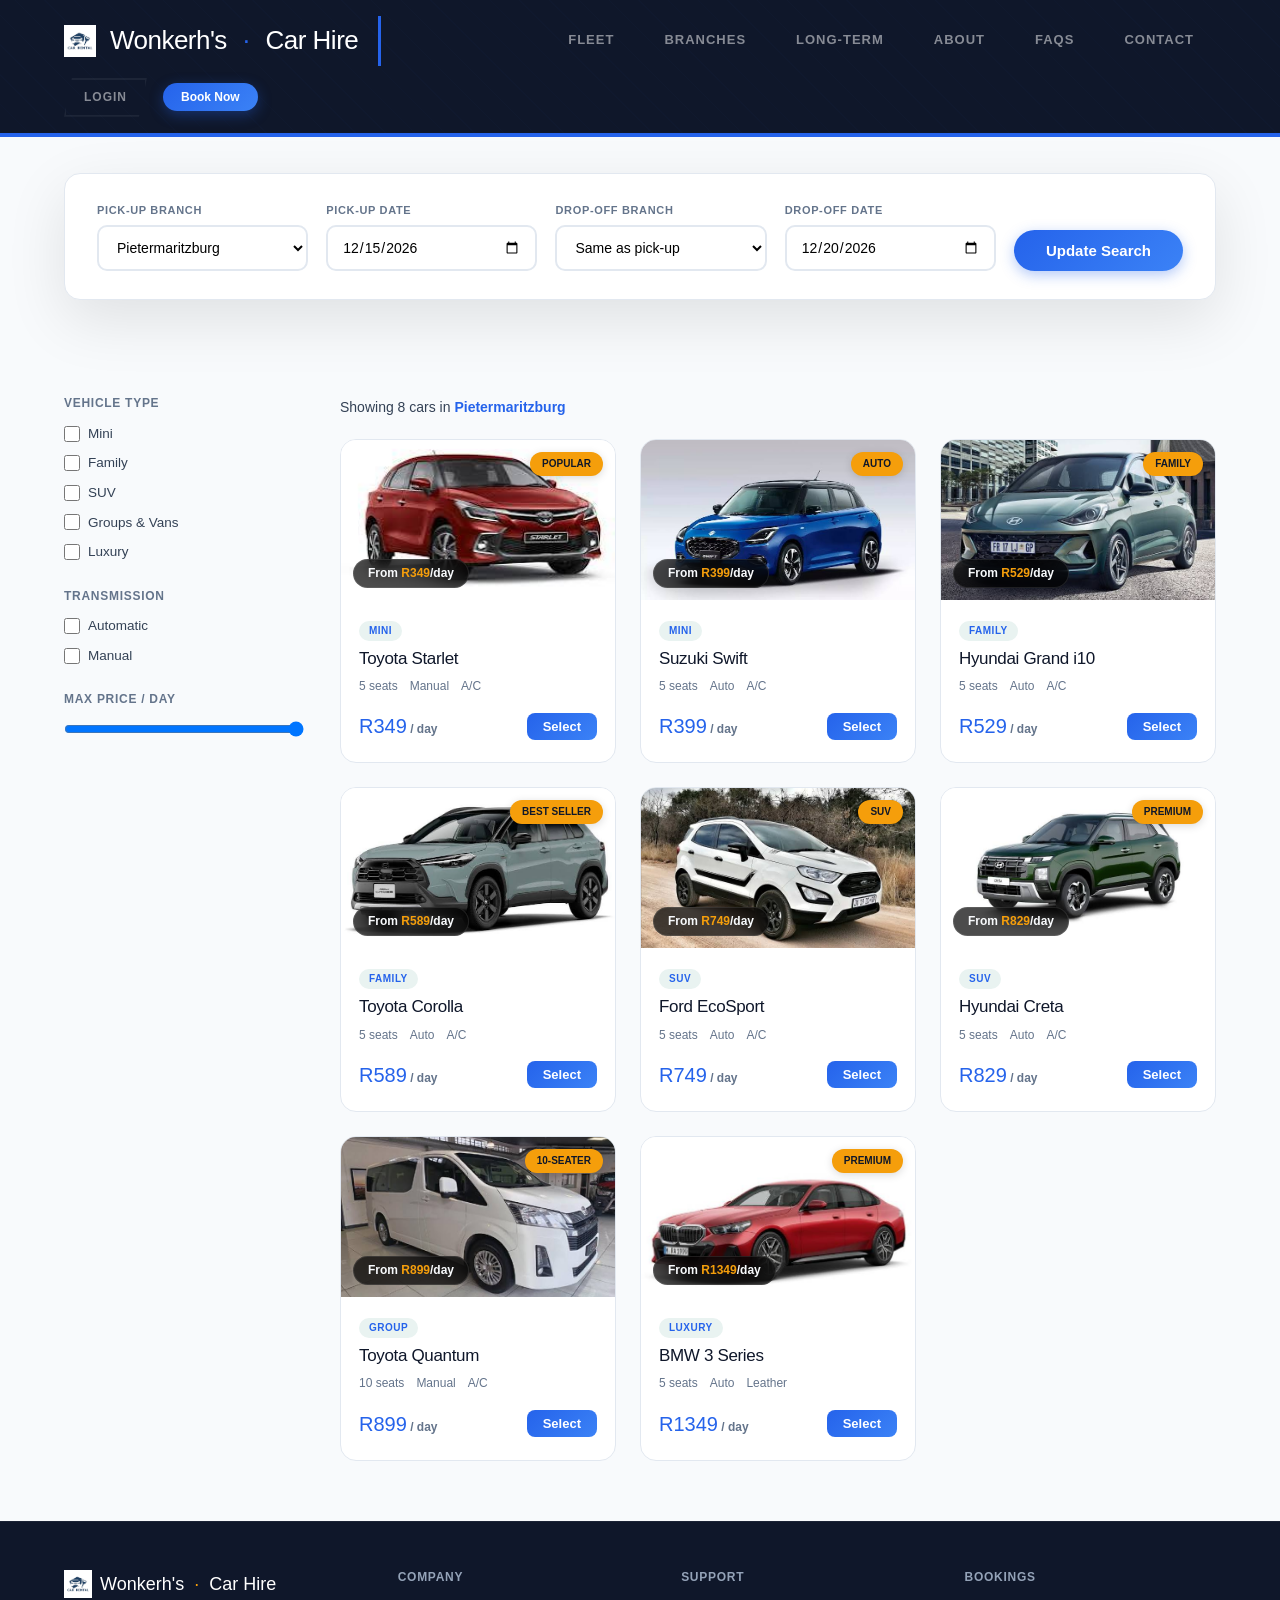
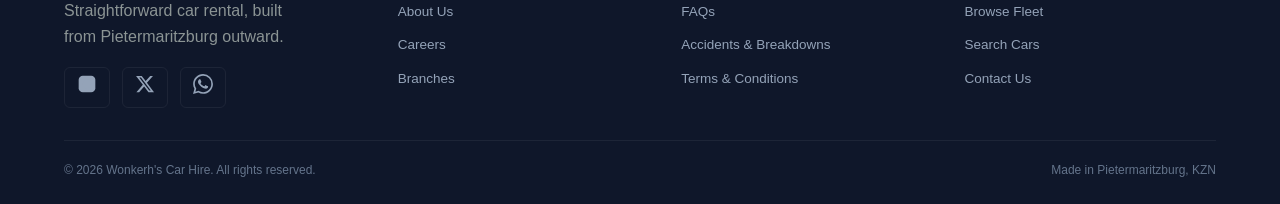
<file: results.html>
<!DOCTYPE html>
<html lang="en">
<head>
<meta charset="UTF-8">
<meta name="viewport" content="width=device-width, initial-scale=1.0">
<title>Available Cars — Wonkerh's Car Hire</title>
<link rel="stylesheet" href="assets/style.css">
<style>
  /* ---------- Results Page Styles ---------- */
  .vehicle-card .thumb {
    position: relative;
    height: 160px;
    overflow: hidden;
    background: #F4F6F8;
  }
  .vehicle-card .thumb img {
    width: 100%;
    height: 100%;
    object-fit: cover;
    transition: transform 0.5s ease;
  }
  .vehicle-card:hover .thumb img {
    transform: scale(1.05);
  }
  .vehicle-card .thumb .tag-badge {
    position: absolute;
    top: 12px;
    right: 12px;
    font-size: 10px;
    font-weight: 800;
    text-transform: uppercase;
    background: var(--amber);
    color: var(--ink);
    padding: 4px 12px;
    border-radius: 999px;
    box-shadow: 0 2px 8px rgba(0,0,0,0.15);
    z-index: 2;
  }
  .vehicle-card .thumb .price-flag {
    position: absolute;
    bottom: 12px;
    left: 12px;
    background: rgba(0,0,0,0.7);
    backdrop-filter: blur(8px);
    color: var(--paper);
    padding: 4px 14px;
    border-radius: 999px;
    font-size: 12px;
    font-weight: 700;
    border: 1px solid rgba(255,255,255,0.1);
    z-index: 2;
  }
  .vehicle-card .thumb .price-flag span {
    color: var(--amber);
  }

  .vehicle-card .body {
    padding: 16px 18px 20px;
  }
  .vehicle-card .tag {
    font-size: 10px;
    font-weight: 800;
    text-transform: uppercase;
    letter-spacing: 0.05em;
    color: var(--route);
    background: #E9F3F1;
    padding: 2px 10px;
    border-radius: 999px;
    display: inline-block;
    margin-bottom: 8px;
  }
  .vehicle-card h3 {
    font-size: 17px;
    margin-bottom: 4px;
  }
  .vehicle-card .specs {
    display: flex;
    gap: 12px;
    font-size: 12px;
    color: var(--ink-faint);
    margin: 8px 0 14px;
  }
  .vehicle-card .specs span {
    display: flex;
    align-items: center;
    gap: 4px;
  }
  .vehicle-card .price-row {
    display: flex;
    align-items: center;
    justify-content: space-between;
  }
  .vehicle-card .price {
    font-family: 'Archivo Black', sans-serif;
    font-size: 20px;
  }
  .vehicle-card .price small {
    font-family: 'Inter', sans-serif;
    font-size: 12px;
    font-weight: 600;
    color: var(--ink-faint);
  }
  .vehicle-card .select-btn {
    padding: 6px 16px;
    border-radius: 8px;
    border: none;
    background: var(--primary-gradient);
    color: #fff;
    font-weight: 700;
    font-size: 13px;
    cursor: pointer;
    transition: all var(--transition);
  }
  .vehicle-card .select-btn:hover {
    transform: translateY(-2px);
    box-shadow: 0 4px 14px rgba(37, 99, 235, 0.3);
  }

  /* ---------- Booking Modal ---------- */
  .modal-overlay {
    display: none;
    position: fixed;
    top: 0;
    left: 0;
    right: 0;
    bottom: 0;
    background: rgba(0,0,0,0.6);
    backdrop-filter: blur(8px);
    z-index: 1000;
    justify-content: center;
    align-items: center;
    padding: 20px;
  }
  .modal-overlay.active {
    display: flex;
  }
  .modal-overlay .modal {
    background: #fff;
    border-radius: var(--radius-lg);
    max-width: 700px;
    width: 100%;
    max-height: 90vh;
    overflow-y: auto;
    padding: 40px;
    position: relative;
    box-shadow: 0 20px 60px rgba(0,0,0,0.3);
  }
  .modal-overlay .modal .close-btn {
    position: absolute;
    top: 16px;
    right: 20px;
    background: none;
    border: none;
    font-size: 28px;
    cursor: pointer;
    color: var(--ink-faint);
    transition: color var(--transition);
  }
  .modal-overlay .modal .close-btn:hover {
    color: var(--ink);
  }
  .modal-overlay .modal h2 {
    font-size: 24px;
    margin-bottom: 4px;
  }
  .modal-overlay .modal .modal-subtitle {
    color: var(--ink-soft);
    font-size: 14px;
    margin-bottom: 24px;
  }
  .modal-overlay .modal .modal-car-info {
    display: flex;
    align-items: center;
    gap: 16px;
    padding: 12px 16px;
    background: var(--gray-50);
    border-radius: 10px;
    margin-bottom: 24px;
    border: 1px solid var(--paper-line);
  }
  .modal-overlay .modal .modal-car-info .car-icon {
    font-size: 32px;
  }
  .modal-overlay .modal .modal-car-info .car-details h4 {
    font-size: 16px;
  }
  .modal-overlay .modal .modal-car-info .car-details p {
    font-size: 13px;
    color: var(--ink-faint);
  }

  /* Form Sections */
  .form-section {
    margin-bottom: 24px;
    padding-bottom: 24px;
    border-bottom: 1px solid var(--paper-line);
  }
  .form-section:last-child {
    border-bottom: none;
    margin-bottom: 0;
    padding-bottom: 0;
  }
  .form-section .section-title {
    font-size: 14px;
    font-weight: 800;
    color: var(--primary);
    text-transform: uppercase;
    letter-spacing: 0.06em;
    margin-bottom: 12px;
    display: flex;
    align-items: center;
    gap: 8px;
  }
  .form-section .section-title .step {
    background: var(--primary-gradient);
    color: #fff;
    width: 24px;
    height: 24px;
    border-radius: 50%;
    display: flex;
    align-items: center;
    justify-content: center;
    font-size: 12px;
  }
  .form-row {
    display: grid;
    grid-template-columns: 1fr 1fr;
    gap: 14px;
  }
  .form-row.three-col {
    grid-template-columns: 1fr 1fr 1fr;
  }
  .form-group {
    display: flex;
    flex-direction: column;
    gap: 4px;
  }
  .form-group label {
    font-size: 12px;
    font-weight: 700;
    color: var(--ink-faint);
    text-transform: uppercase;
    letter-spacing: 0.04em;
  }
  .form-group input,
  .form-group select,
  .form-group textarea {
    padding: 10px 12px;
    border: 2px solid var(--paper-line);
    border-radius: 8px;
    font-size: 14px;
    font-family: 'Inter', sans-serif;
    transition: all var(--transition);
    background: var(--gray-50);
  }
  .form-group input:focus,
  .form-group select:focus,
  .form-group textarea:focus {
    outline: none;
    border-color: var(--primary);
    box-shadow: 0 0 0 4px rgba(37, 99, 235, 0.1);
    background: #fff;
  }
  .form-group textarea {
    resize: vertical;
    min-height: 60px;
  }
  .form-group .hint {
    font-size: 11px;
    color: var(--ink-faint);
    margin-top: 2px;
  }
  .form-group .required {
    color: #EF4444;
    margin-left: 2px;
  }
  .form-group .pre-filled {
    background: var(--gray-100);
    color: var(--ink-soft);
  }

  .form-actions {
    display: flex;
    gap: 12px;
    margin-top: 24px;
    padding-top: 24px;
    border-top: 1px solid var(--paper-line);
  }
  .form-actions .btn {
    flex: 1;
  }
  .form-actions .btn-secondary {
    background: var(--gray-100);
    color: var(--ink-soft);
    border: none;
  }
  .form-actions .btn-secondary:hover {
    background: var(--gray-200);
  }

  /* Toast Notification */
  .toast {
    position: fixed;
    bottom: 30px;
    right: 30px;
    background: var(--gray-900);
    color: #fff;
    padding: 16px 24px;
    border-radius: var(--radius-lg);
    box-shadow: 0 10px 40px rgba(0,0,0,0.2);
    transform: translateY(100px);
    opacity: 0;
    transition: all 0.5s ease;
    z-index: 2000;
    display: flex;
    align-items: center;
    gap: 12px;
    max-width: 400px;
  }
  .toast.show {
    transform: translateY(0);
    opacity: 1;
  }
  .toast.success {
    border-left: 4px solid #10B981;
  }
  .toast.error {
    border-left: 4px solid #EF4444;
  }
  .toast.info {
    border-left: 4px solid var(--primary);
  }

  /* Responsive */
  @media (max-width: 820px) {
    .form-row,
    .form-row.three-col {
      grid-template-columns: 1fr;
    }
    .modal-overlay .modal {
      padding: 24px 20px;
    }
    .results-layout {
      grid-template-columns: 1fr;
    }
  }
  @media (max-width: 480px) {
    .modal-overlay .modal {
      padding: 16px;
    }
    .form-actions {
      flex-direction: column;
    }
  }
</style>
</head>
<body>

<header class="site">
  <div class="nav-row">
    <a href="index.html" class="logo">
      <img src="images/logo.jpg" alt="Wonkerh's" style="height:32px; width:auto;" onerror="this.style.display='none'">
      Wonkerh's<span>·</span>Car&nbsp;Hire
    </a>
    <nav class="main-nav">
      <ul>
        <li><a href="vehicles.html">Fleet</a></li>
        <li><a href="branches.html">Branches</a></li>
        <li><a href="long-term.html">Long-Term</a></li>
        <li><a href="about.html">About</a></li>
        <li><a href="faq.html">FAQs</a></li>
        <li><a href="contact.html">Contact</a></li>
      </ul>
    </nav>
    <div class="nav-right">
      <a href="login.html" class="nav-phone">Login</a>
      <a href="results.html" class="btn btn-primary btn-sm">Book Now</a>
      <button class="burger" aria-label="Menu">&#9776;</button>
    </div>
  </div>
  <div class="mobile-panel">
    <ul>
      <li><a href="index.html">Home</a></li>
      <li><a href="vehicles.html">Fleet</a></li>
      <li><a href="branches.html">Branches</a></li>
      <li><a href="long-term.html">Long-Term</a></li>
      <li><a href="about.html">About</a></li>
      <li><a href="faq.html">FAQs</a></li>
      <li><a href="contact.html">Contact</a></li>
      <li><a href="login.html">Login</a></li>
    </ul>
  </div>
</header>

<section style="padding-top:0;">
  <div class="wrap" style="padding-top:36px;">
    <div class="search-card">
      <form class="search-card-inner js-search-form">
        <div class="search-field">
          <label for="pickup-branch">Pick-up branch</label>
          <select id="pickup-branch" name="pickup-branch">
            <option>Pietermaritzburg</option>
            <option>Durban — King Shaka</option>
            <option>Durban — Springfield</option>
            <option>Johannesburg — OR Tambo</option>
            <option>Cape Town — Airport</option>
            <option>Richards Bay</option>
          </select>
        </div>
        <div class="search-field">
          <label for="pickup-date">Pick-up date</label>
          <input type="date" id="pickup-date" name="pickup-date" value="2026-12-15">
        </div>
        <div class="search-field">
          <label for="dropoff-branch">Drop-off branch</label>
          <select id="dropoff-branch" name="dropoff-branch">
            <option>Same as pick-up</option>
            <option>Pietermaritzburg</option>
            <option>Durban — King Shaka</option>
          </select>
        </div>
        <div class="search-field">
          <label for="dropoff-date">Drop-off date</label>
          <input type="date" id="dropoff-date" name="dropoff-date" value="2026-12-20">
        </div>
        <div class="search-submit">
          <button type="submit">Update Search</button>
        </div>
      </form>
    </div>
  </div>
</section>

<section style="padding-top:36px;">
  <div class="wrap">
    <div class="results-layout">
      <aside class="results-sidebar">
        <h4>Vehicle Type</h4>
        <label class="check-row"><input type="checkbox" class="js-result-filter" data-group="cat" data-cat="mini"> Mini</label>
        <label class="check-row"><input type="checkbox" class="js-result-filter" data-group="cat" data-cat="family"> Family</label>
        <label class="check-row"><input type="checkbox" class="js-result-filter" data-group="cat" data-cat="suv"> SUV</label>
        <label class="check-row"><input type="checkbox" class="js-result-filter" data-group="cat" data-cat="group"> Groups &amp; Vans</label>
        <label class="check-row"><input type="checkbox" class="js-result-filter" data-group="cat" data-cat="luxury"> Luxury</label>

        <h4 style="margin-top:26px;">Transmission</h4>
        <label class="check-row"><input type="checkbox"> Automatic</label>
        <label class="check-row"><input type="checkbox"> Manual</label>

        <h4 style="margin-top:26px;">Max Price / Day</h4>
        <input type="range" min="300" max="1500" value="1500" style="width:100%;">
      </aside>

      <div>
        <div class="results-count">
          Showing 8 cars in <strong class="js-branch-label">Pietermaritzburg</strong>
        </div>
        <div class="fleet-grid cols-3" id="resultsGrid">
          <!-- Toyota Starlet -->
          <div class="vehicle-card" data-category="mini" data-car="Toyota Starlet" data-price="349" data-image="starlet.jpg">
            <div class="thumb">
              <img src="images/starlet.jpg" alt="Toyota Starlet" loading="lazy" onerror="this.parentElement.innerHTML='🚙'">
              <span class="tag-badge">Popular</span>
              <div class="price-flag">From <span>R349</span>/day</div>
            </div>
            <div class="body">
              <span class="tag">Mini</span>
              <h3>Toyota Starlet</h3>
              <div class="specs"><span>5 seats</span><span>Manual</span><span>A/C</span></div>
              <div class="price-row">
                <span class="price">R349<small> / day</small></span>
                <button class="select-btn" data-car="Toyota Starlet" data-price="349">Select</button>
              </div>
            </div>
          </div>

          <!-- Suzuki Swift -->
          <div class="vehicle-card" data-category="mini" data-car="Suzuki Swift" data-price="399" data-image="swift.jpg">
            <div class="thumb">
              <img src="images/swift.jpg" alt="Suzuki Swift" loading="lazy" onerror="this.parentElement.innerHTML='🚙'">
              <span class="tag-badge">Auto</span>
              <div class="price-flag">From <span>R399</span>/day</div>
            </div>
            <div class="body">
              <span class="tag">Mini</span>
              <h3>Suzuki Swift</h3>
              <div class="specs"><span>5 seats</span><span>Auto</span><span>A/C</span></div>
              <div class="price-row">
                <span class="price">R399<small> / day</small></span>
                <button class="select-btn" data-car="Suzuki Swift" data-price="399">Select</button>
              </div>
            </div>
          </div>

          <!-- Hyundai Grand i10 -->
          <div class="vehicle-card" data-category="family" data-car="Hyundai Grand i10" data-price="529" data-image="i10.jpg">
            <div class="thumb">
              <img src="images/i10.jpg" alt="Hyundai Grand i10" loading="lazy" onerror="this.parentElement.innerHTML='🚘'">
              <span class="tag-badge">Family</span>
              <div class="price-flag">From <span>R529</span>/day</div>
            </div>
            <div class="body">
              <span class="tag">Family</span>
              <h3>Hyundai Grand i10</h3>
              <div class="specs"><span>5 seats</span><span>Auto</span><span>A/C</span></div>
              <div class="price-row">
                <span class="price">R529<small> / day</small></span>
                <button class="select-btn" data-car="Hyundai Grand i10" data-price="529">Select</button>
              </div>
            </div>
          </div>

          <!-- Toyota Corolla -->
          <div class="vehicle-card" data-category="family" data-car="Toyota Corolla" data-price="589" data-image="corolla.jpg">
            <div class="thumb">
              <img src="images/corolla.jpg" alt="Toyota Corolla" loading="lazy" onerror="this.parentElement.innerHTML='🚘'">
              <span class="tag-badge">Best Seller</span>
              <div class="price-flag">From <span>R589</span>/day</div>
            </div>
            <div class="body">
              <span class="tag">Family</span>
              <h3>Toyota Corolla</h3>
              <div class="specs"><span>5 seats</span><span>Auto</span><span>A/C</span></div>
              <div class="price-row">
                <span class="price">R589<small> / day</small></span>
                <button class="select-btn" data-car="Toyota Corolla" data-price="589">Select</button>
              </div>
            </div>
          </div>

          <!-- Ford EcoSport -->
          <div class="vehicle-card" data-category="suv" data-car="Ford EcoSport" data-price="749" data-image="ecosport.jpg">
            <div class="thumb">
              <img src="images/ecosport.jpg" alt="Ford EcoSport" loading="lazy" onerror="this.parentElement.innerHTML='🏔️'">
              <span class="tag-badge">SUV</span>
              <div class="price-flag">From <span>R749</span>/day</div>
            </div>
            <div class="body">
              <span class="tag">SUV</span>
              <h3>Ford EcoSport</h3>
              <div class="specs"><span>5 seats</span><span>Auto</span><span>A/C</span></div>
              <div class="price-row">
                <span class="price">R749<small> / day</small></span>
                <button class="select-btn" data-car="Ford EcoSport" data-price="749">Select</button>
              </div>
            </div>
          </div>

          <!-- Hyundai Creta -->
          <div class="vehicle-card" data-category="suv" data-car="Hyundai Creta" data-price="829" data-image="creta.jpg">
            <div class="thumb">
              <img src="images/creta.jpg" alt="Hyundai Creta" loading="lazy" onerror="this.parentElement.innerHTML='🏔️'">
              <span class="tag-badge">Premium</span>
              <div class="price-flag">From <span>R829</span>/day</div>
            </div>
            <div class="body">
              <span class="tag">SUV</span>
              <h3>Hyundai Creta</h3>
              <div class="specs"><span>5 seats</span><span>Auto</span><span>A/C</span></div>
              <div class="price-row">
                <span class="price">R829<small> / day</small></span>
                <button class="select-btn" data-car="Hyundai Creta" data-price="829">Select</button>
              </div>
            </div>
          </div>

          <!-- Toyota Quantum -->
          <div class="vehicle-card" data-category="group" data-car="Toyota Quantum" data-price="899" data-image="quantum.jpg">
            <div class="thumb">
              <img src="images/quantum.jpg" alt="Toyota Quantum" loading="lazy" onerror="this.parentElement.innerHTML='🚐'">
              <span class="tag-badge">10-Seater</span>
              <div class="price-flag">From <span>R899</span>/day</div>
            </div>
            <div class="body">
              <span class="tag">Group</span>
              <h3>Toyota Quantum</h3>
              <div class="specs"><span>10 seats</span><span>Manual</span><span>A/C</span></div>
              <div class="price-row">
                <span class="price">R899<small> / day</small></span>
                <button class="select-btn" data-car="Toyota Quantum" data-price="899">Select</button>
              </div>
            </div>
          </div>

          <!-- BMW 3 Series -->
          <div class="vehicle-card" data-category="luxury" data-car="BMW 3 Series" data-price="1349" data-image="bmw.jpg">
            <div class="thumb">
              <img src="images/bmw.jpg" alt="BMW 3 Series" loading="lazy" onerror="this.parentElement.innerHTML='🏎️'">
              <span class="tag-badge">Premium</span>
              <div class="price-flag">From <span>R1349</span>/day</div>
            </div>
            <div class="body">
              <span class="tag">Luxury</span>
              <h3>BMW 3 Series</h3>
              <div class="specs"><span>5 seats</span><span>Auto</span><span>Leather</span></div>
              <div class="price-row">
                <span class="price">R1349<small> / day</small></span>
                <button class="select-btn" data-car="BMW 3 Series" data-price="1349">Select</button>
              </div>
            </div>
          </div>
        </div>
      </div>
    </div>
  </div>
</section>

<!-- Booking Modal -->
<div class="modal-overlay" id="bookingModal">
  <div class="modal">
    <button class="close-btn" id="closeModal">&times;</button>
    <h2 id="modalTitle">Complete Your Booking</h2>
    <p class="modal-subtitle">Please provide the required information to confirm your rental.</p>

    <div class="modal-car-info" id="modalCarInfo">
      <div class="car-icon" id="modalCarIcon">🚗</div>
      <div class="car-details">
        <h4 id="modalCarName">Toyota Corolla</h4>
        <p id="modalCarPrice">R589 / day</p>
      </div>
    </div>

    <form id="bookingForm">
      <!-- Section 1: Personal & Contact Information -->
      <div class="form-section">
        <div class="section-title">
          <span class="step">1</span> Personal & Contact Information
        </div>
        <div class="form-row">
          <div class="form-group">
            <label>Full Name <span class="required">*</span></label>
            <input type="text" id="fullName" placeholder="John Doe" required>
          </div>
          <div class="form-group">
            <label>Email Address <span class="required">*</span></label>
            <input type="email" id="email" placeholder="john@example.com" required>
          </div>
        </div>
        <div class="form-row">
          <div class="form-group">
            <label>Phone Number <span class="required">*</span></label>
            <input type="tel" id="phone" placeholder="+27 82 123 4567" required>
          </div>
          <div class="form-group">
            <label>Residential Address <span class="required">*</span></label>
            <input type="text" id="address" placeholder="123 Main St, Pietermaritzburg" required>
          </div>
        </div>
        <div class="form-row">
          <div class="form-group">
            <label>Emergency Contact Name</label>
            <input type="text" id="emergencyName" placeholder="Jane Doe">
          </div>
          <div class="form-group">
            <label>Emergency Contact Phone</label>
            <input type="tel" id="emergencyPhone" placeholder="+27 82 765 4321">
          </div>
        </div>
      </div>

      <!-- Section 2: Driver Verification -->
      <div class="form-section">
        <div class="section-title">
          <span class="step">2</span> Driver Verification
        </div>
        <div class="form-row">
          <div class="form-group">
            <label>Driver's License Number <span class="required">*</span></label>
            <input type="text" id="licenseNumber" placeholder="DL123456789" required>
          </div>
          <div class="form-group">
            <label>License Expiry Date <span class="required">*</span></label>
            <input type="date" id="licenseExpiry" required>
          </div>
        </div>
        <div class="form-row">
          <div class="form-group">
            <label>License Issuance Country <span class="required">*</span></label>
            <select id="licenseCountry" required>
              <option value="">Select Country</option>
              <option value="South Africa">South Africa</option>
              <option value="Zimbabwe">Zimbabwe</option>
              <option value="Botswana">Botswana</option>
              <option value="Namibia">Namibia</option>
              <option value="Mozambique">Mozambique</option>
              <option value="UK">United Kingdom</option>
              <option value="USA">United States</option>
              <option value="Germany">Germany</option>
              <option value="Other">Other</option>
            </select>
          </div>
          <div class="form-group">
            <label>Date of Birth <span class="required">*</span></label>
            <input type="date" id="dob" required>
            <span class="hint">Must be 21+ for standard vehicles, 25+ for luxury/SUV</span>
          </div>
        </div>
        <div class="form-row">
          <div class="form-group">
            <label>ID/Passport Number <span class="required">*</span></label>
            <input type="text" id="idNumber" placeholder="SA1234567890" required>
          </div>
          <div class="form-group">
            <label>ID/Passport Issuance Country</label>
            <select id="idCountry">
              <option value="">Select Country</option>
              <option value="South Africa">South Africa</option>
              <option value="Zimbabwe">Zimbabwe</option>
              <option value="Botswana">Botswana</option>
              <option value="Other">Other</option>
            </select>
          </div>
        </div>
      </div>

      <!-- Section 3: Payment Data -->
      <div class="form-section">
        <div class="section-title">
          <span class="step">3</span> Payment Information
        </div>
        <div class="form-row">
          <div class="form-group">
            <label>Card Number <span class="required">*</span></label>
            <input type="text" id="cardNumber" placeholder="**** **** **** ****" required>
          </div>
          <div class="form-group">
            <label>Cardholder Name <span class="required">*</span></label>
            <input type="text" id="cardName" placeholder="John Doe" required>
          </div>
        </div>
        <div class="form-row three-col">
          <div class="form-group">
            <label>Expiry Date <span class="required">*</span></label>
            <input type="month" id="cardExpiry" required>
          </div>
          <div class="form-group">
            <label>CVV <span class="required">*</span></label>
            <input type="password" id="cardCvv" placeholder="***" maxlength="4" required>
          </div>
          <div class="form-group">
            <label>Deposit Amount</label>
            <input type="text" id="depositAmount" value="R 2,000" disabled class="pre-filled">
          </div>
        </div>
      </div>

      <!-- Section 4: Booking Details -->
      <div class="form-section">
        <div class="section-title">
          <span class="step">4</span> Rental Logistics
        </div>
        <div class="form-row">
          <div class="form-group">
            <label>Pick-up Branch <span class="required">*</span></label>
            <select id="bookPickupBranch" required>
              <option>Pietermaritzburg</option>
              <option>Durban — King Shaka</option>
              <option>Durban — Springfield</option>
              <option>Johannesburg — OR Tambo</option>
              <option>Cape Town — Airport</option>
            </select>
          </div>
          <div class="form-group">
            <label>Drop-off Branch <span class="required">*</span></label>
            <select id="bookDropoffBranch" required>
              <option>Same as pick-up</option>
              <option>Pietermaritzburg</option>
              <option>Durban — King Shaka</option>
              <option>Johannesburg — OR Tambo</option>
              <option>Cape Town — Airport</option>
            </select>
          </div>
        </div>
        <div class="form-row">
          <div class="form-group">
            <label>Pick-up Date <span class="required">*</span></label>
            <input type="date" id="bookPickupDate" required>
          </div>
          <div class="form-group">
            <label>Drop-off Date <span class="required">*</span></label>
            <input type="date" id="bookDropoffDate" required>
          </div>
        </div>
        <div class="form-row">
          <div class="form-group">
            <label>Additional Drivers</label>
            <input type="text" id="additionalDrivers" placeholder="Names of additional drivers (if any)">
          </div>
          <div class="form-group">
            <label>Add-ons</label>
            <select id="addons">
              <option>None</option>
              <option>Child Seat</option>
              <option>GPS Navigation</option>
              <option>Child Seat + GPS</option>
              <option>Additional Insurance</option>
            </select>
          </div>
        </div>
        <div class="form-group">
          <label>Special Requests</label>
          <textarea id="specialRequests" placeholder="Any special requirements..."></textarea>
        </div>
      </div>

      <!-- Section 5: Terms -->
      <div class="form-section">
        <div class="section-title">
          <span class="step">5</span> Terms &amp; Confirmation
        </div>
        <div style="display:flex; align-items:flex-start; gap:10px; margin-bottom:12px;">
          <input type="checkbox" id="termsCheck" required style="margin-top:3px;">
          <label for="termsCheck" style="font-size:13px; color:var(--ink-soft);">
            I confirm that all information provided is accurate and complete. I agree to the 
            <a href="faq.html#terms" style="color:var(--primary); text-decoration:underline;">Terms &amp; Conditions</a> 
            and authorize the deposit hold on my card.
          </label>
        </div>
        <div style="display:flex; align-items:flex-start; gap:10px;">
          <input type="checkbox" id="telematicsCheck" required style="margin-top:3px;">
          <label for="telematicsCheck" style="font-size:13px; color:var(--ink-soft);">
            I acknowledge that the vehicle may be equipped with GPS tracking and telematics for security and operational purposes.
          </label>
        </div>
      </div>

      <div class="form-actions">
        <button type="button" class="btn btn-secondary" id="cancelBooking">Cancel</button>
        <button type="submit" class="btn btn-primary" id="confirmBooking">
          <svg viewBox="0 0 24 24" width="20" height="20" stroke="currentColor" fill="none" stroke-width="2.5" stroke-linecap="round" stroke-linejoin="round">
            <path d="M22 11.08V12a10 10 0 11-5.93-9.14"/>
            <polyline points="22 4 12 14.01 9 11.01"/>
          </svg>
          Confirm Booking
        </button>
      </div>
    </form>
  </div>
</div>

<!-- Toast Notification -->
<div class="toast" id="toast">
  <span id="toastMessage">Action completed successfully!</span>
</div>

<footer class="site">
  <div class="wrap">
    <div class="footer-grid">
      <div>
        <div class="footer-logo">
          <img src="images/logo.jpg" alt="Wonkerh's" style="height:28px; width:auto;" onerror="this.style.display='none'">
          Wonkerh's<span>·</span>Car&nbsp;Hire
        </div>
        <p style="max-width:220px; color:#8B9494;">Straightforward car rental, built from Pietermaritzburg outward.</p>
        <div class="social-row" style="margin-top:18px;">
          <a href="#" aria-label="Instagram" class="social-link ig-link">
            <svg viewBox="0 0 24 24" width="20" height="20" fill="currentColor">
              <rect x="2" y="2" width="20" height="20" rx="5" ry="5"/>
              <circle cx="12" cy="12" r="5"/>
              <circle cx="17.5" cy="6.5" r="1.5"/>
            </svg>
          </a>
          <a href="#" aria-label="X (Twitter)" class="social-link x-link">
            <svg viewBox="0 0 24 24" width="20" height="20" fill="currentColor">
              <path d="M18.244 2.25h3.308l-7.227 8.26 8.502 11.24H16.17l-5.214-6.817L4.99 21.75H1.68l7.73-8.835L1.254 2.25H8.08l4.713 6.231zm-1.161 17.52h1.833L7.084 4.126H5.117z"/>
            </svg>
          </a>
          <a href="#" aria-label="WhatsApp" class="social-link wa-link">
            <svg viewBox="0 0 24 24" width="20" height="20" fill="currentColor">
              <path d="M17.472 14.382c-.297-.149-1.758-.867-2.03-.967-.273-.099-.471-.148-.67.15-.197.297-.767.966-.94 1.164-.173.199-.347.223-.644.075-.297-.15-1.255-.463-2.39-1.475-.883-.788-1.48-1.761-1.653-2.059-.173-.297-.018-.458.13-.606.134-.133.298-.347.446-.52.149-.174.198-.298.298-.497.099-.198.05-.371-.025-.52-.075-.149-.669-1.612-.916-2.207-.242-.579-.487-.5-.669-.51-.173-.008-.371-.01-.57-.01-.198 0-.52.074-.792.372-.272.297-1.04 1.016-1.04 2.479 0 1.462 1.065 2.875 1.213 3.074.149.198 2.096 3.2 5.077 4.487.709.306 1.262.489 1.694.625.712.227 1.36.195 1.871.118.571-.085 1.758-.719 2.006-1.413.248-.694.248-1.289.173-1.413-.074-.124-.272-.198-.57-.347m-5.421 7.403h-.004a9.87 9.87 0 01-5.031-1.378l-.361-.214-3.741.982.998-3.648-.235-.374a9.86 9.86 0 01-1.51-5.26c.001-5.45 4.436-9.884 9.888-9.884 2.64 0 5.122 1.03 6.988 2.898a9.825 9.825 0 012.893 6.994c-.003 5.45-4.437 9.884-9.885 9.884m8.413-18.297A11.815 11.815 0 0012.05 0C5.495 0 .16 5.335.157 11.892c0 2.096.547 4.142 1.588 5.945L.057 24l6.305-1.654a11.882 11.882 0 005.683 1.448h.005c6.554 0 11.89-5.335 11.893-11.893a11.821 11.821 0 00-3.48-8.413z"/>
            </svg>
          </a>
        </div>
      </div>
      <div>
        <h4>Company</h4>
        <ul>
          <li><a href="about.html">About Us</a></li>
          <li><a href="about.html#careers">Careers</a></li>
          <li><a href="branches.html">Branches</a></li>
        </ul>
      </div>
      <div>
        <h4>Support</h4>
        <ul>
          <li><a href="faq.html">FAQs</a></li>
          <li><a href="faq.html#accidents">Accidents &amp; Breakdowns</a></li>
          <li><a href="faq.html#terms">Terms &amp; Conditions</a></li>
        </ul>
      </div>
      <div>
        <h4>Bookings</h4>
        <ul>
          <li><a href="vehicles.html">Browse Fleet</a></li>
          <li><a href="results.html">Search Cars</a></li>
          <li><a href="contact.html">Contact Us</a></li>
        </ul>
      </div>
    </div>
    <div class="foot-bottom">
      <span>© 2026 Wonkerh's Car Hire. All rights reserved.</span>
      <span>Made in Pietermaritzburg, KZN</span>
    </div>
  </div>
</footer>

<script src="assets/script.js"></script>
<script>
  document.addEventListener('DOMContentLoaded', function() {
    // ---------- State ----------
    let selectedCar = null;
    let bookingData = {};

    // ---------- Toast ----------
    const toast = document.getElementById('toast');
    const toastMessage = document.getElementById('toastMessage');
    let toastTimeout;

    function showToast(message, type = 'success') {
      toast.className = 'toast ' + type;
      toastMessage.textContent = message;
      toast.classList.add('show');
      clearTimeout(toastTimeout);
      toastTimeout = setTimeout(() => {
        toast.classList.remove('show');
      }, 3000);
    }

    // ---------- Modal ----------
    const modal = document.getElementById('bookingModal');
    const closeBtn = document.getElementById('closeModal');
    const cancelBtn = document.getElementById('cancelBooking');
    const modalCarName = document.getElementById('modalCarName');
    const modalCarPrice = document.getElementById('modalCarPrice');
    const modalCarIcon = document.getElementById('modalCarIcon');

    // Open modal
    document.querySelectorAll('.select-btn').forEach(btn => {
      btn.addEventListener('click', function() {
        const car = this.dataset.car;
        const price = this.dataset.price;
        selectedCar = { name: car, price: price };
        
        // Update modal
        modalCarName.textContent = car;
        modalCarPrice.textContent = `R${price} / day`;
        modalCarIcon.textContent = this.closest('.vehicle-card').querySelector('.thumb img') ? '🚗' : '🚗';
        
        // Pre-fill dates from search
        const pickupDate = document.getElementById('pickup-date')?.value || '';
        const dropoffDate = document.getElementById('dropoff-date')?.value || '';
        if (pickupDate) document.getElementById('bookPickupDate').value = pickupDate;
        if (dropoffDate) document.getElementById('bookDropoffDate').value = dropoffDate;
        
        // Pre-fill branches from search
        const pickupBranch = document.getElementById('pickup-branch')?.value || '';
        const dropoffBranch = document.getElementById('dropoff-branch')?.value || '';
        if (pickupBranch) document.getElementById('bookPickupBranch').value = pickupBranch;
        if (dropoffBranch && dropoffBranch !== 'Same as pick-up') {
          document.getElementById('bookDropoffBranch').value = dropoffBranch;
        }
        
        modal.classList.add('active');
        document.body.style.overflow = 'hidden';
      });
    });

    // Close modal
    function closeModal() {
      modal.classList.remove('active');
      document.body.style.overflow = '';
    }

    closeBtn.addEventListener('click', closeModal);
    cancelBtn.addEventListener('click', closeModal);
    modal.addEventListener('click', function(e) {
      if (e.target === this) closeModal();
    });

    // ---------- Form Submission ----------
    const bookingForm = document.getElementById('bookingForm');
    
    bookingForm.addEventListener('submit', function(e) {
      e.preventDefault();
      
      // Collect all data
      bookingData = {
        personal: {
          fullName: document.getElementById('fullName').value,
          email: document.getElementById('email').value,
          phone: document.getElementById('phone').value,
          address: document.getElementById('address').value,
          emergencyName: document.getElementById('emergencyName').value,
          emergencyPhone: document.getElementById('emergencyPhone').value
        },
        driver: {
          licenseNumber: document.getElementById('licenseNumber').value,
          licenseExpiry: document.getElementById('licenseExpiry').value,
          licenseCountry: document.getElementById('licenseCountry').value,
          dob: document.getElementById('dob').value,
          idNumber: document.getElementById('idNumber').value,
          idCountry: document.getElementById('idCountry').value
        },
        payment: {
          cardNumber: document.getElementById('cardNumber').value,
          cardName: document.getElementById('cardName').value,
          cardExpiry: document.getElementById('cardExpiry').value,
          cardCvv: document.getElementById('cardCvv').value
        },
        booking: {
          car: selectedCar,
          pickupBranch: document.getElementById('bookPickupBranch').value,
          dropoffBranch: document.getElementById('bookDropoffBranch').value,
          pickupDate: document.getElementById('bookPickupDate').value,
          dropoffDate: document.getElementById('bookDropoffDate').value,
          additionalDrivers: document.getElementById('additionalDrivers').value,
          addons: document.getElementById('addons').value,
          specialRequests: document.getElementById('specialRequests').value
        },
        terms: {
          termsAccepted: document.getElementById('termsCheck').checked,
          telematicsAccepted: document.getElementById('telematicsCheck').checked
        }
      };

      // Validate required fields
      let isValid = true;
      const required = ['fullName', 'email', 'phone', 'address', 'licenseNumber', 'licenseExpiry', 'licenseCountry', 'dob', 'idNumber', 'cardNumber', 'cardName', 'cardExpiry', 'cardCvv'];
      const inputs = {
        fullName: document.getElementById('fullName'),
        email: document.getElementById('email'),
        phone: document.getElementById('phone'),
        address: document.getElementById('address'),
        licenseNumber: document.getElementById('licenseNumber'),
        licenseExpiry: document.getElementById('licenseExpiry'),
        licenseCountry: document.getElementById('licenseCountry'),
        dob: document.getElementById('dob'),
        idNumber: document.getElementById('idNumber'),
        cardNumber: document.getElementById('cardNumber'),
        cardName: document.getElementById('cardName'),
        cardExpiry: document.getElementById('cardExpiry'),
        cardCvv: document.getElementById('cardCvv')
      };

      required.forEach(field => {
        const input = inputs[field];
        if (!input.value || input.value.trim() === '') {
          input.style.borderColor = '#EF4444';
          input.style.boxShadow = '0 0 0 4px rgba(239, 68, 68, 0.1)';
          isValid = false;
        } else {
          input.style.borderColor = '';
          input.style.boxShadow = '';
        }
      });

      if (!document.getElementById('termsCheck').checked) {
        document.getElementById('termsCheck').style.outline = '2px solid #EF4444';
        isValid = false;
      } else {
        document.getElementById('termsCheck').style.outline = '';
      }

      if (!document.getElementById('telematicsCheck').checked) {
        document.getElementById('telematicsCheck').style.outline = '2px solid #EF4444';
        isValid = false;
      } else {
        document.getElementById('telematicsCheck').style.outline = '';
      }

      if (!isValid) {
        showToast('Please fill in all required fields', 'error');
        return;
      }

      // Show loading state
      const submitBtn = document.getElementById('confirmBooking');
      const originalHTML = submitBtn.innerHTML;
      submitBtn.innerHTML = `
        <svg viewBox="0 0 24 24" width="20" height="20" stroke="currentColor" fill="none" stroke-width="2.5" style="animation: spin 1s linear infinite;">
          <circle cx="12" cy="12" r="10"/>
          <path d="M12 2a10 10 0 0110 10"/>
        </svg>
        Processing...
      `;
      submitBtn.disabled = true;

      // Simulate processing
      setTimeout(() => {
        // Store in session
        sessionStorage.setItem('bookingData', JSON.stringify(bookingData));
        sessionStorage.setItem('selectedCar', JSON.stringify(selectedCar));

        showToast('🎉 Booking confirmed for ' + selectedCar.name + '!', 'success');
        
        // Close modal after delay
        setTimeout(() => {
          closeModal();
          submitBtn.innerHTML = originalHTML;
          submitBtn.disabled = false;
          // Reset form
          bookingForm.reset();
          // Update results count
          const countEl = document.querySelector('.results-count strong');
          if (countEl) {
            countEl.textContent = 'Pietermaritzburg (Booking Confirmed)';
          }
          // Redirect to dashboard after 2 seconds
          setTimeout(() => {
            window.location.href = 'dashboard.html';
          }, 1500);
        }, 1500);
      }, 1500);
    });

    // Clear errors on input
    document.querySelectorAll('#bookingForm input, #bookingForm select').forEach(input => {
      input.addEventListener('focus', function() {
        this.style.borderColor = '';
        this.style.boxShadow = '';
      });
    });

    // Add spin animation
    const style = document.createElement('style');
    style.textContent = `
      @keyframes spin {
        from { transform: rotate(0deg); }
        to { transform: rotate(360deg); }
      }
    `;
    document.head.appendChild(style);

    // ---------- Filter Functionality ----------
    const filterCheckboxes = document.querySelectorAll('.js-result-filter');
    const resultCards = document.querySelectorAll('.vehicle-card');

    filterCheckboxes.forEach(cb => {
      cb.addEventListener('change', function() {
        const checked = Array.from(filterCheckboxes)
          .filter(c => c.checked)
          .map(c => c.dataset.cat);
        
        resultCards.forEach(card => {
          const cat = card.dataset.category;
          if (checked.length === 0 || checked.includes(cat)) {
            card.style.display = 'block';
          } else {
            card.style.display = 'none';
          }
        });
      });
    });

    // ---------- Search Form ----------
    document.querySelector('.js-search-form')?.addEventListener('submit', function(e) {
      e.preventDefault();
      const branch = document.getElementById('pickup-branch').value;
      const countEl = document.querySelector('.results-count strong');
      if (countEl) {
        countEl.textContent = branch;
      }
      showToast('Search updated for ' + branch, 'info');
    });

    // ---------- Load from session if coming from dashboard ----------
    const savedData = sessionStorage.getItem('bookingData');
    if (savedData) {
      const data = JSON.parse(savedData);
      // Pre-fill form with saved data
      if (data.personal) {
        document.getElementById('fullName').value = data.personal.fullName || '';
        document.getElementById('email').value = data.personal.email || '';
        document.getElementById('phone').value = data.personal.phone || '';
        document.getElementById('address').value = data.personal.address || '';
      }
    }

    console.log('Results page loaded successfully!');
  });
</script>
</body>
</html>
</file>
<file: assets/style.css>
/* ============================================================
   CSS — Wonkerh's Car Hire
   Theme: Industrial Edge Header + Bright Blue & Gray
   Fonts: Inter + Archivo Black
   ============================================================ */

/* ---------- reset & base ---------- */
* {
  margin: 0;
  padding: 0;
  box-sizing: border-box;
}

:root {
  /* Primary Colors - Bright Blue Theme */
  --primary: #2563EB;
  --primary-dark: #1D4ED8;
  --primary-light: #60A5FA;
  --primary-gradient: linear-gradient(135deg, #2563EB, #3B82F6);
  --primary-bg: rgba(37, 99, 235, 0.08);
  
  /* Accent Colors */
  --accent: #F59E0B;
  --accent-hover: #D97706;
  
  /* Gray Scale */
  --gray-900: #0F172A;
  --gray-800: #1E293B;
  --gray-700: #334155;
  --gray-600: #475569;
  --gray-500: #64748B;
  --gray-400: #94A3B8;
  --gray-300: #CBD5E1;
  --gray-200: #E2E8F0;
  --gray-100: #F1F5F9;
  --gray-50: #F8FAFC;
  
  /* Semantic Colors */
  --ink: var(--gray-900);
  --ink-soft: var(--gray-700);
  --ink-faint: var(--gray-500);
  --paper: var(--gray-50);
  --paper-line: var(--gray-200);
  
  /* Component Colors */
  --amber: var(--accent);
  --amber-hover: var(--accent-hover);
  --route: var(--primary);
  --route-dark: var(--primary-dark);
  --route-light: var(--primary-light);
  
  /* Effects */
  --radius: 12px;
  --radius-lg: 16px;
  --shadow-card: 0 4px 24px rgba(0,0,0,0.06);
  --shadow-hover: 0 12px 40px rgba(37, 99, 235, 0.15);
  --shadow-lg: 0 20px 60px rgba(0,0,0,0.1);
  --transition: 0.3s cubic-bezier(0.4, 0, 0.2, 1);
  
  /* Gradients */
  --hero-gradient: linear-gradient(135deg, #0F172A 0%, #1E293B 50%, #1E3A5F 100%);
  --card-gradient: linear-gradient(135deg, #ffffff 0%, #F8FAFC 100%);
}

html {
  scroll-behavior: smooth;
}

body {
  font-family: 'Inter', -apple-system, BlinkMacSystemFont, sans-serif;
  background: var(--paper);
  color: var(--ink);
  line-height: 1.6;
  -webkit-font-smoothing: antialiased;
}

img { max-width: 100%; display: block; }
a { text-decoration: none; color: inherit; }
ul { list-style: none; }

.wrap {
  max-width: 1200px;
  margin: 0 auto;
  padding: 0 24px;
}
.wrap-narrow {
  max-width: 800px;
  margin: 0 auto;
  padding: 0 24px;
}

/* ---------- typography ---------- */
h1, h2, h3, h4 {
  font-family: 'Archivo Black', 'Inter', sans-serif;
  font-weight: 400;
  letter-spacing: -0.02em;
  line-height: 1.2;
}

.kicker {
  display: inline-block;
  font-size: 12px;
  font-weight: 800;
  text-transform: uppercase;
  letter-spacing: 0.1em;
  color: var(--primary);
  background: var(--primary-bg);
  padding: 4px 14px;
  border-radius: 999px;
  margin-bottom: 12px;
}

.section-head {
  margin-bottom: 48px;
}
.section-head h2 {
  font-size: 36px;
  margin-bottom: 12px;
  background: var(--primary-gradient);
  -webkit-background-clip: text;
  -webkit-text-fill-color: transparent;
  background-clip: text;
}
.section-head h2 span {
  -webkit-text-fill-color: var(--ink);
}
.section-head p {
  color: var(--ink-soft);
  max-width: 560px;
  font-size: 16px;
  line-height: 1.7;
}

/* ---------- buttons ---------- */
.btn {
  display: inline-block;
  font-size: 14px;
  font-weight: 700;
  padding: 12px 28px;
  border-radius: 999px;
  border: 0;
  cursor: pointer;
  transition: all var(--transition);
  text-align: center;
  line-height: 1;
  position: relative;
  overflow: hidden;
}
.btn-sm {
  font-size: 12px;
  padding: 8px 18px;
}
.btn-block {
  display: block;
  width: 100%;
}

.btn-primary {
  background: var(--primary-gradient);
  color: #fff;
  box-shadow: 0 4px 14px rgba(37, 99, 235, 0.35);
}
.btn-primary:hover {
  transform: translateY(-2px);
  box-shadow: 0 8px 25px rgba(37, 99, 235, 0.45);
}

.btn-amber {
  background: var(--accent);
  color: var(--ink);
}
.btn-amber:hover {
  background: var(--accent-hover);
  transform: translateY(-2px);
  box-shadow: 0 8px 20px rgba(245, 158, 11, 0.35);
}

.btn-dark {
  background: var(--ink);
  color: var(--paper);
}
.btn-dark:hover {
  background: var(--gray-800);
  transform: translateY(-2px);
  box-shadow: 0 8px 20px rgba(0,0,0,0.2);
}

.btn-outline {
  background: transparent;
  color: var(--primary);
  border: 2px solid var(--primary);
}
.btn-outline:hover {
  background: var(--primary);
  color: #fff;
  transform: translateY(-2px);
}

.btn-outline-light {
  background: transparent;
  color: #fff;
  border: 2px solid rgba(255,255,255,0.3);
}
.btn-outline-light:hover {
  background: rgba(255,255,255,0.1);
  transform: translateY(-2px);
}

/* ---------- HEADER: INDUSTRIAL EDGE ---------- */
header.site {
  background: var(--gray-900);
  color: #fff;
  padding: 0;
  border-bottom: 4px solid var(--primary);
  position: sticky;
  top: 0;
  z-index: 100;
  clip-path: polygon(0 0, 100% 0, 100% 100%, 0 100%);
}

header.site::before {
  content: '';
  position: absolute;
  top: 0;
  left: 0;
  right: 0;
  bottom: 0;
  background: 
    repeating-linear-gradient(45deg, 
      transparent,
      transparent 20px,
      rgba(37, 99, 235, 0.02) 20px,
      rgba(37, 99, 235, 0.02) 21px
    );
  pointer-events: none;
}

.nav-row {
  display: flex;
  align-items: center;
  justify-content: space-between;
  flex-wrap: wrap;
  gap: 12px 16px;
  max-width: 1200px;
  margin: 0 auto;
  padding: 16px 24px;
  position: relative;
}

.logo {
  font-family: 'Archivo Black', sans-serif;
  font-size: 26px;
  letter-spacing: -0.02em;
  color: #fff;
  display: flex;
  align-items: center;
  gap: 14px;
  padding: 4px 20px 4px 0;
  border-right: 3px solid var(--primary);
}
.logo img {
  height: 42px;
  width: auto;
}
.logo span {
  color: var(--primary);
  margin: 0 2px;
}
.logo .brand-highlight {
  color: var(--accent);
  text-shadow: 0 0 20px rgba(245, 158, 11, 0.2);
}

.main-nav ul {
  display: flex;
  gap: 6px;
  font-size: 13px;
  font-weight: 700;
  text-transform: uppercase;
  letter-spacing: 1px;
}
.main-nav a {
  color: rgba(255,255,255,0.5);
  transition: all 0.3s ease;
  position: relative;
  padding: 10px 22px;
  clip-path: polygon(10px 0, 100% 0, calc(100% - 10px) 100%, 0 100%);
}
.main-nav a:hover,
.main-nav a.active {
  color: #fff;
  background: var(--primary-gradient);
  box-shadow: 0 0 30px rgba(37, 99, 235, 0.2);
}
.main-nav a.active {
  background: var(--primary-gradient);
}
.main-nav a.active::after {
  content: '▸';
  margin-left: 8px;
  color: var(--accent);
}

.nav-right {
  display: flex;
  align-items: center;
  gap: 16px;
}
.nav-phone {
  font-size: 12px;
  color: rgba(255,255,255,0.5);
  display: flex;
  align-items: center;
  gap: 8px;
  padding: 8px 18px;
  border: 2px solid rgba(255,255,255,0.06);
  clip-path: polygon(8px 0, 100% 0, calc(100% - 8px) 100%, 0 100%);
  text-transform: uppercase;
  letter-spacing: 1px;
  font-weight: 700;
  transition: all 0.3s ease;
}
.nav-phone:hover {
  color: #fff;
  border-color: var(--primary);
  background: rgba(37, 99, 235, 0.1);
}

.burger {
  background: none;
  border: 2px solid rgba(255,255,255,0.06);
  color: #fff;
  font-size: 26px;
  line-height: 1;
  cursor: pointer;
  display: none;
  padding: 8px 16px;
  clip-path: polygon(6px 0, 100% 0, calc(100% - 6px) 100%, 0 100%);
}
.burger:hover {
  border-color: var(--primary);
  background: rgba(37, 99, 235, 0.1);
}

.mobile-panel {
  display: none;
  background: var(--gray-900);
  padding: 16px 24px 24px;
  border-top: 2px solid var(--primary);
}
.mobile-panel ul {
  display: flex;
  flex-direction: column;
  gap: 10px;
  font-size: 15px;
  text-transform: uppercase;
  letter-spacing: 0.5px;
  font-weight: 600;
}
.mobile-panel a {
  color: rgba(255,255,255,0.5);
  padding: 12px 16px;
  clip-path: polygon(8px 0, 100% 0, calc(100% - 8px) 100%, 0 100%);
  transition: all 0.3s ease;
}
.mobile-panel a:hover {
  color: #fff;
  background: rgba(37, 99, 235, 0.1);
}

@media (max-width: 900px) {
  .main-nav { display: none; }
  .burger { display: block; }
  .mobile-panel.open { display: block; }
  .nav-right .nav-phone { display: none; }
  .logo {
    border-right: none;
    padding-right: 0;
  }
}

/* ---------- Hero Section ---------- */
.hero {
  position: relative;
  overflow: hidden;
  background: var(--hero-gradient);
  color: #fff;
  padding: 80px 0 0;
  min-height: 650px;
  display: flex;
  align-items: center;
}

.hero::before {
  content: '';
  position: absolute;
  top: 0;
  right: 0;
  bottom: 0;
  left: 0;
  background: 
    radial-gradient(circle at 70% 20%, rgba(37, 99, 235, 0.15) 0%, transparent 50%),
    radial-gradient(circle at 30% 80%, rgba(37, 99, 235, 0.08) 0%, transparent 50%),
    radial-gradient(circle at 50% 50%, rgba(245, 158, 11, 0.05) 0%, transparent 70%);
}

.hero::after {
  content: '';
  position: absolute;
  bottom: 0;
  left: 0;
  right: 0;
  height: 4px;
  background: var(--primary-gradient);
}

.hero-grid {
  display: grid;
  grid-template-columns: 1fr 1fr;
  gap: 50px;
  align-items: center;
  position: relative;
  z-index: 2;
}

.hero-image {
  position: relative;
  border-radius: var(--radius-lg);
  overflow: hidden;
  box-shadow: 0 30px 60px rgba(0,0,0,0.4);
}

.hero-image img {
  width: 100%;
  height: 360px;
  object-fit: cover;
  transition: transform 0.6s ease;
}

.hero-image:hover img {
  transform: scale(1.03);
}

.hero-image .badge {
  position: absolute;
  bottom: 20px;
  left: 20px;
  background: rgba(0,0,0,0.7);
  backdrop-filter: blur(10px);
  padding: 8px 18px;
  border-radius: 999px;
  font-size: 12px;
  color: #fff;
  border: 1px solid rgba(255,255,255,0.1);
}
.hero-image .badge .highlight {
  color: var(--accent);
  font-weight: 700;
}

.eyebrow-tag {
  display: inline-block;
  font-size: 13px;
  font-weight: 700;
  color: var(--accent);
  background: rgba(245, 158, 11, 0.12);
  border: 1px solid rgba(245, 158, 11, 0.3);
  padding: 5px 16px;
  border-radius: 999px;
  margin-bottom: 18px;
}

.hero h1 {
  font-size: 54px;
  color: #fff;
  line-height: 1.1;
}
.hero h1 em {
  font-style: normal;
  background: var(--primary-gradient);
  -webkit-background-clip: text;
  -webkit-text-fill-color: transparent;
  background-clip: text;
}

.hero p.lede {
  max-width: 480px;
  font-size: 17px;
  color: var(--gray-300);
  margin-top: 20px;
  line-height: 1.7;
}

.hero-stats {
  display: flex;
  gap: 40px;
  margin-top: 32px;
  padding-top: 28px;
  border-top: 1px solid rgba(255,255,255,0.06);
}
.hero-stats div strong {
  display: block;
  font-size: 28px;
  font-family: 'Archivo Black', sans-serif;
  background: var(--primary-gradient);
  -webkit-background-clip: text;
  -webkit-text-fill-color: transparent;
  background-clip: text;
}
.hero-stats div span {
  font-size: 13px;
  color: var(--gray-400);
}

@media (max-width: 820px) {
  .hero-grid {
    grid-template-columns: 1fr;
  }
  .hero h1 {
    font-size: 38px;
  }
  .hero-image img {
    height: 220px;
  }
  .hero {
    min-height: auto;
    padding: 60px 0 0;
  }
}

/* ---------- Search Card ---------- */
.search-wrap {
  margin-top: -46px;
  position: relative;
  z-index: 5;
  padding-bottom: 0;
}
.search-card {
  background: #fff;
  border-radius: var(--radius-lg);
  box-shadow: var(--shadow-lg);
  padding: 28px 32px;
  border: 1px solid var(--paper-line);
}
.search-card-inner {
  display: grid;
  grid-template-columns: 1fr 1fr 1fr 1fr auto;
  gap: 18px;
  align-items: end;
}
.search-field label {
  display: block;
  font-size: 11px;
  font-weight: 800;
  text-transform: uppercase;
  letter-spacing: 0.06em;
  color: var(--ink-faint);
  margin-bottom: 6px;
}
.search-field select,
.search-field input {
  width: 100%;
  padding: 12px 14px;
  border: 2px solid var(--paper-line);
  border-radius: 10px;
  font-size: 14px;
  background: #fff;
  font-family: 'Inter', sans-serif;
  transition: all var(--transition);
}
.search-field select:focus,
.search-field input:focus {
  outline: none;
  border-color: var(--primary);
  box-shadow: 0 0 0 4px rgba(37, 99, 235, 0.1);
}
.search-submit button {
  background: var(--primary-gradient);
  border: 0;
  border-radius: 999px;
  font-weight: 700;
  font-size: 15px;
  padding: 12px 32px;
  cursor: pointer;
  color: #fff;
  transition: all var(--transition);
  white-space: nowrap;
  box-shadow: 0 4px 14px rgba(37, 99, 235, 0.35);
}
.search-submit button:hover {
  transform: translateY(-2px);
  box-shadow: 0 8px 25px rgba(37, 99, 235, 0.45);
}

@media (max-width: 820px) {
  .search-card-inner {
    grid-template-columns: 1fr 1fr;
  }
  .search-submit {
    grid-column: 1 / -1;
  }
}
@media (max-width: 480px) {
  .search-card-inner {
    grid-template-columns: 1fr;
  }
}

/* ---------- Fleet Grid ---------- */
.fleet-grid {
  display: grid;
  grid-template-columns: repeat(4, 1fr);
  gap: 24px;
}
.fleet-grid.cols-3 {
  grid-template-columns: repeat(3, 1fr);
}

.vehicle-card {
  background: #fff;
  border: 1px solid var(--paper-line);
  border-radius: var(--radius-lg);
  overflow: hidden;
  transition: all var(--transition);
}
.vehicle-card:hover {
  transform: translateY(-6px);
  box-shadow: var(--shadow-hover);
  border-color: var(--primary);
}

.vehicle-card .thumb {
  position: relative;
  height: 180px;
  overflow: hidden;
  background: var(--gray-100);
}
.vehicle-card .thumb img {
  width: 100%;
  height: 100%;
  object-fit: cover;
  transition: transform 0.5s ease;
}
.vehicle-card:hover .thumb img {
  transform: scale(1.06);
}

.vehicle-card .thumb .tag-badge {
  position: absolute;
  top: 12px;
  right: 12px;
  font-size: 10px;
  font-weight: 800;
  text-transform: uppercase;
  background: var(--primary-gradient);
  color: #fff;
  padding: 4px 12px;
  border-radius: 999px;
  box-shadow: 0 2px 8px rgba(37, 99, 235, 0.3);
  z-index: 2;
}
.vehicle-card .thumb .price-flag {
  position: absolute;
  bottom: 12px;
  left: 12px;
  background: rgba(15, 23, 42, 0.8);
  backdrop-filter: blur(8px);
  color: #fff;
  padding: 4px 14px;
  border-radius: 999px;
  font-size: 12px;
  font-weight: 700;
  border: 1px solid rgba(255,255,255,0.1);
  z-index: 2;
}
.vehicle-card .thumb .price-flag span {
  color: var(--accent);
}
.vehicle-card .thumb .fallback-emoji {
  display: flex;
  align-items: center;
  justify-content: center;
  font-size: 56px;
  width: 100%;
  height: 100%;
  background: var(--gray-100);
}

.vehicle-card .body {
  padding: 18px 20px 22px;
}
.vehicle-card .tag {
  font-size: 10px;
  font-weight: 800;
  text-transform: uppercase;
  letter-spacing: 0.05em;
  color: var(--primary);
  background: var(--primary-bg);
  padding: 3px 12px;
  border-radius: 999px;
  display: inline-block;
  margin-bottom: 8px;
}
.vehicle-card h3 {
  font-size: 18px;
  margin-bottom: 4px;
}
.vehicle-card .specs {
  display: flex;
  gap: 14px;
  font-size: 12px;
  color: var(--ink-faint);
  margin: 8px 0 14px;
}
.vehicle-card .specs span {
  display: flex;
  align-items: center;
  gap: 4px;
}
.vehicle-card .price-row {
  display: flex;
  align-items: center;
  justify-content: space-between;
}
.vehicle-card .price {
  font-family: 'Archivo Black', sans-serif;
  font-size: 22px;
  color: var(--primary);
}
.vehicle-card .price small {
  font-family: 'Inter', sans-serif;
  font-size: 13px;
  font-weight: 600;
  color: var(--ink-faint);
}

@media (max-width: 1000px) {
  .fleet-grid { grid-template-columns: repeat(3,1fr); }
}
@media (max-width: 700px) {
  .fleet-grid { grid-template-columns: 1fr 1fr; }
  .fleet-grid.cols-3 { grid-template-columns: 1fr 1fr; }
}
@media (max-width: 420px) {
  .fleet-grid { grid-template-columns: 1fr; }
}

/* ---------- Filter Chips ---------- */
.filter-row {
  display: flex;
  flex-wrap: wrap;
  gap: 10px;
  margin-bottom: 32px;
}
.filter-chip {
  background: transparent;
  border: 2px solid var(--paper-line);
  border-radius: 999px;
  padding: 8px 22px;
  font-size: 13px;
  font-weight: 600;
  cursor: pointer;
  transition: all var(--transition);
  color: var(--ink-soft);
}
.filter-chip.active,
.filter-chip:hover {
  background: var(--primary-gradient);
  color: #fff;
  border-color: var(--primary);
  transform: translateY(-2px);
  box-shadow: 0 4px 14px rgba(37, 99, 235, 0.3);
}

/* ---------- Results Layout ---------- */
.results-layout {
  display: grid;
  grid-template-columns: 240px 1fr;
  gap: 36px;
}
.results-sidebar h4 {
  font-size: 12px;
  font-weight: 800;
  text-transform: uppercase;
  letter-spacing: 0.06em;
  color: var(--ink-faint);
  margin-bottom: 12px;
}
.check-row {
  display: flex;
  align-items: center;
  gap: 8px;
  font-size: 13.5px;
  color: var(--ink-soft);
  margin-bottom: 8px;
  cursor: pointer;
}
.check-row input[type="checkbox"] {
  accent-color: var(--primary);
  width: 16px;
  height: 16px;
  cursor: pointer;
}
.results-count {
  font-size: 14px;
  color: var(--ink-soft);
  margin-bottom: 20px;
}
.results-count strong {
  color: var(--primary);
}

@media (max-width: 780px) {
  .results-layout {
    grid-template-columns: 1fr;
  }
}

/* ---------- Page Head ---------- */
.page-head {
  background: var(--hero-gradient);
  color: #fff;
  padding: 56px 0 48px;
  position: relative;
}
.page-head::after {
  content: '';
  position: absolute;
  bottom: 0;
  left: 0;
  right: 0;
  height: 4px;
  background: var(--primary-gradient);
}
.page-head h1 {
  font-size: 40px;
  max-width: 720px;
}
.page-head h1 .highlight {
  background: var(--primary-gradient);
  -webkit-background-clip: text;
  -webkit-text-fill-color: transparent;
  background-clip: text;
}
.page-head p {
  color: var(--gray-300);
  font-size: 16px;
  max-width: 580px;
  margin-top: 12px;
}
.breadcrumb {
  font-size: 12px;
  color: var(--gray-400);
  margin-bottom: 16px;
}
.breadcrumb a {
  color: var(--accent);
}
.breadcrumb a:hover {
  text-decoration: underline;
}
.route-strip {
  height: 4px;
  background: var(--primary-gradient);
  margin-top: 32px;
}

/* ---------- About Timeline ---------- */
.timeline {
  display: flex;
  flex-direction: column;
  gap: 24px;
}
.timeline-item {
  border-left: 3px solid var(--primary);
  padding-left: 20px;
  transition: all var(--transition);
}
.timeline-item:hover {
  border-left-color: var(--accent);
  padding-left: 24px;
}
.timeline-item .yr {
  font-family: 'Archivo Black', sans-serif;
  font-size: 14px;
  color: var(--primary);
}
.timeline-item h3 {
  font-size: 16px;
  margin: 2px 0 4px;
}
.timeline-item p {
  font-size: 13.5px;
  color: var(--ink-soft);
}

/* ---------- Values / Why Grid ---------- */
.values-grid {
  display: grid;
  grid-template-columns: repeat(4,1fr);
  gap: 24px;
}
.value-card {
  background: #fff;
  padding: 32px 24px;
  border-radius: var(--radius-lg);
  border: 1px solid var(--paper-line);
  text-align: center;
  transition: all var(--transition);
}
.value-card:hover {
  transform: translateY(-4px);
  box-shadow: var(--shadow-hover);
  border-color: var(--primary);
}
.value-card .glyph {
  font-size: 40px;
  margin-bottom: 16px;
}
.value-card h3 {
  font-size: 18px;
  margin-bottom: 6px;
}
.value-card p {
  font-size: 13.5px;
  color: var(--ink-soft);
}

.why-grid {
  display: grid;
  grid-template-columns: repeat(3,1fr);
  gap: 24px;
}
.why-cell {
  background: #fff;
  padding: 32px 24px;
  border-radius: var(--radius-lg);
  border: 1px solid var(--paper-line);
  transition: all var(--transition);
}
.why-cell:hover {
  transform: translateY(-4px);
  box-shadow: var(--shadow-hover);
  border-color: var(--primary);
}
.why-cell .num {
  font-family: 'Archivo Black', sans-serif;
  font-size: 28px;
  background: var(--primary-gradient);
  -webkit-background-clip: text;
  -webkit-text-fill-color: transparent;
  background-clip: text;
  display: block;
  margin-bottom: 10px;
}
.why-cell h3 {
  font-size: 18px;
  margin-bottom: 6px;
}
.why-cell p {
  font-size: 13.5px;
  color: var(--ink-soft);
}

@media (max-width: 780px) {
  .values-grid { grid-template-columns: 1fr 1fr; }
  .why-grid { grid-template-columns: 1fr; }
}
@media (max-width: 480px) {
  .values-grid { grid-template-columns: 1fr; }
}

/* ---------- Branch Cards ---------- */
.branch-card-light {
  background: #fff;
  border: 1px solid var(--paper-line);
  border-radius: var(--radius-lg);
  padding: 20px 24px;
  transition: all var(--transition);
}
.branch-card-light:hover {
  transform: translateY(-4px);
  box-shadow: var(--shadow-hover);
  border-color: var(--primary);
}
.branch-card-light .province {
  font-size: 10px;
  font-weight: 800;
  text-transform: uppercase;
  color: var(--primary);
  letter-spacing: 0.04em;
}
.branch-card-light h3 {
  font-size: 18px;
  margin: 4px 0 12px;
}
.branch-card-light dl {
  display: grid;
  grid-template-columns: 80px 1fr;
  gap: 4px 8px;
  font-size: 13.5px;
}
.branch-card-light dt {
  color: var(--ink-faint);
  font-weight: 600;
}
.branch-card-light dd {
  color: var(--ink-soft);
}

.branch-list {
  display: flex;
  flex-direction: column;
  gap: 4px;
}
.branch-item {
  display: flex;
  justify-content: space-between;
  padding: 14px 20px;
  border-radius: 10px;
  background: rgba(255,255,255,0.05);
  border: 1px solid rgba(255,255,255,0.06);
  transition: all var(--transition);
  font-weight: 500;
}
.branch-item:hover {
  background: rgba(255,255,255,0.1);
  border-color: var(--primary);
  transform: translateX(4px);
}
.branch-item .city {
  font-weight: 400;
  font-size: 12px;
  color: var(--gray-400);
  text-transform: uppercase;
  letter-spacing: 0.04em;
}

/* ---------- Info Cards ---------- */
.info-card {
  background: var(--hero-gradient);
  color: #fff;
  border-radius: var(--radius-lg);
  padding: 24px;
}
.info-card h3 {
  font-size: 15px;
  margin-bottom: 14px;
  font-family: 'Inter', sans-serif;
  font-weight: 800;
}
.info-row {
  display: flex;
  gap: 10px;
  font-size: 13.5px;
  color: var(--gray-300);
  margin-bottom: 8px;
}
.info-row .ico {
  width: 24px;
  flex-shrink: 0;
}

/* ---------- Accordion ---------- */
.accordion {
  display: flex;
  flex-direction: column;
  gap: 6px;
  border-top: 1px solid var(--paper-line);
  padding-top: 12px;
}
.acc-item {
  border-bottom: 1px solid var(--paper-line);
}
.acc-q {
  background: none;
  border: 0;
  width: 100%;
  text-align: left;
  font-weight: 700;
  font-size: 15px;
  padding: 16px 0;
  cursor: pointer;
  display: flex;
  justify-content: space-between;
  align-items: center;
  font-family: 'Inter', sans-serif;
  color: var(--ink);
  transition: color var(--transition);
}
.acc-q:hover {
  color: var(--primary);
}
.acc-q .plus {
  font-size: 22px;
  font-weight: 300;
  color: var(--primary);
  transition: transform var(--transition);
}
.acc-a {
  display: none;
  padding-bottom: 16px;
}
.acc-item.open .acc-a {
  display: block;
}
.acc-item.open .plus {
  transform: rotate(45deg);
}
.acc-a-in {
  color: var(--ink-soft);
  font-size: 14px;
  max-width: 640px;
  line-height: 1.7;
}

/* ---------- Forms ---------- */
.form-grid {
  display: grid;
  grid-template-columns: 1fr 1fr;
  gap: 16px 20px;
}
.form-field.full {
  grid-column: 1 / -1;
}
.form-field label {
  display: block;
  font-size: 12px;
  font-weight: 800;
  text-transform: uppercase;
  letter-spacing: 0.04em;
  color: var(--ink-faint);
  margin-bottom: 4px;
}
.form-field input,
.form-field select,
.form-field textarea {
  width: 100%;
  padding: 10px 12px;
  border: 2px solid var(--paper-line);
  border-radius: 10px;
  font-size: 14px;
  font-family: 'Inter', sans-serif;
  background: #fff;
  transition: all var(--transition);
}
.form-field input:focus,
.form-field select:focus,
.form-field textarea:focus {
  outline: none;
  border-color: var(--primary);
  box-shadow: 0 0 0 4px rgba(37, 99, 235, 0.1);
}
.form-field textarea {
  resize: vertical;
  min-height: 80px;
}
.form-success {
  display: none;
  background: #D1FAE5;
  color: #065F46;
  padding: 12px 16px;
  border-radius: 10px;
  font-size: 13.5px;
  margin-top: 12px;
  border-left: 4px solid #059669;
}
.form-success.show {
  display: block;
}

@media (max-width: 600px) {
  .form-grid {
    grid-template-columns: 1fr;
  }
}

/* ---------- Vehicle Detail ---------- */
.detail-grid {
  display: grid;
  grid-template-columns: 1.3fr 0.7fr;
  gap: 44px;
}
.gallery-main {
  border-radius: var(--radius-lg);
  overflow: hidden;
  border: 1px solid var(--paper-line);
  background: var(--gray-100);
}
.gallery-main img {
  width: 100%;
  height: 340px;
  object-fit: cover;
}
.gallery-thumbs {
  display: flex;
  gap: 12px;
  margin-top: 12px;
}
.gallery-thumbs div {
  border-radius: 8px;
  overflow: hidden;
  flex: 1;
  cursor: pointer;
  border: 2px solid transparent;
  transition: all var(--transition);
  height: 70px;
  background: var(--gray-100);
}
.gallery-thumbs div:hover,
.gallery-thumbs div.active {
  border-color: var(--primary);
}
.gallery-thumbs img {
  width: 100%;
  height: 100%;
  object-fit: cover;
}

.spec-table {
  width: 100%;
  border-collapse: collapse;
  font-size: 14px;
}
.spec-table td {
  padding: 10px 0;
  border-bottom: 1px solid var(--paper-line);
}
.spec-table td:first-child {
  color: var(--ink-faint);
  font-weight: 600;
  width: 140px;
}
.spec-table tr:hover td {
  color: var(--primary);
}

.book-panel {
  background: #fff;
  border: 1px solid var(--paper-line);
  border-radius: var(--radius-lg);
  padding: 28px;
  box-shadow: var(--shadow-card);
  position: sticky;
  top: 100px;
}
.book-panel .rating {
  display: flex;
  align-items: center;
  gap: 8px;
  padding: 10px 14px;
  background: var(--primary-bg);
  border-radius: 8px;
  margin-top: 12px;
  font-size: 13px;
  color: var(--ink-soft);
}
.book-panel .rating strong {
  color: var(--primary);
}

.price-big {
  font-family: 'Archivo Black', sans-serif;
  font-size: 42px;
  color: var(--primary);
}
.price-big span {
  font-size: 16px;
  font-weight: 600;
  color: var(--ink-faint);
}
.includes li {
  font-size: 13px;
  color: var(--ink-soft);
  padding: 8px 0 8px 28px;
  background: url('data:image/svg+xml;utf8,<svg xmlns="http://www.w3.org/2000/svg" width="16" height="16" viewBox="0 0 24 24" fill="none" stroke="%232563EB" stroke-width="3" stroke-linecap="round" stroke-linejoin="round"><polyline points="20 6 9 17 4 12"/></svg>') left center no-repeat;
  background-size: 16px;
}
.trust-badges {
  display: flex;
  gap: 12px;
  padding-top: 16px;
  margin-top: 16px;
  border-top: 1px solid var(--paper-line);
  font-size: 13px;
  color: var(--ink-faint);
}
.trust-badges span {
  display: flex;
  align-items: center;
  gap: 4px;
}

@media (max-width: 820px) {
  .detail-grid {
    grid-template-columns: 1fr;
  }
  .book-panel {
    position: static;
  }
  .gallery-main img {
    height: 220px;
  }
}

/* ---------- Testimonials ---------- */
.testi-grid {
  display: grid;
  grid-template-columns: repeat(3,1fr);
  gap: 24px;
}
.testi-card {
  background: #fff;
  border: 1px solid var(--paper-line);
  border-radius: var(--radius-lg);
  padding: 28px;
  transition: all var(--transition);
}
.testi-card:hover {
  transform: translateY(-4px);
  box-shadow: var(--shadow-hover);
  border-color: var(--primary);
}
.testi-card .stars {
  color: var(--accent);
  font-size: 20px;
  letter-spacing: 2px;
  margin-bottom: 12px;
}
.testi-card p {
  font-size: 14.5px;
  color: var(--ink-soft);
  margin-bottom: 16px;
  line-height: 1.7;
}
.testi-card .who {
  font-weight: 700;
  font-size: 14px;
  display: flex;
  align-items: center;
  gap: 12px;
}
.testi-card .who img {
  width: 40px;
  height: 40px;
  border-radius: 50%;
  object-fit: cover;
  border: 2px solid var(--primary);
}
.testi-card .who span {
  font-weight: 400;
  font-size: 12px;
  color: var(--ink-faint);
  display: block;
  margin-top: 2px;
}

@media (max-width: 700px) {
  .testi-grid { grid-template-columns: 1fr; }
}

/* ---------- CTA Banner ---------- */
.cta-banner {
  background: var(--primary-gradient);
  color: #fff;
  padding: 56px 0;
  text-align: center;
  position: relative;
  overflow: hidden;
}
.cta-banner::before {
  content: '';
  position: absolute;
  top: -50%;
  right: -20%;
  width: 300px;
  height: 300px;
  background: rgba(255,255,255,0.05);
  border-radius: 50%;
}
.cta-banner::after {
  content: '';
  position: absolute;
  bottom: -40%;
  left: -10%;
  width: 200px;
  height: 200px;
  background: rgba(255,255,255,0.03);
  border-radius: 50%;
}
.cta-banner h2 {
  font-size: 32px;
  margin-bottom: 16px;
  position: relative;
  z-index: 2;
}
.cta-banner .btn-dark {
  background: #fff;
  color: var(--primary);
  position: relative;
  z-index: 2;
}
.cta-banner .btn-dark:hover {
  background: var(--gray-100);
  transform: translateY(-2px);
  box-shadow: 0 8px 24px rgba(0,0,0,0.15);
}

/* ---------- Sections ---------- */
.section-alt {
  background: var(--gray-100);
  padding: 60px 0;
}
.section-dark {
  background: var(--hero-gradient);
  color: #fff;
  padding: 60px 0;
}
.section-dark .section-head p {
  color: var(--gray-300);
}
.section-dark .kicker {
  background: rgba(255,255,255,0.1);
  color: var(--accent);
}
.section-dark .section-head h2 {
  background: none;
  -webkit-text-fill-color: #fff;
}
section {
  padding: 60px 0;
}

/* ---------- Footer ---------- */
footer.site {
  background: var(--gray-900);
  color: #fff;
  padding: 48px 0 24px;
  border-top: 1px solid rgba(255,255,255,0.05);
}
.footer-grid {
  display: grid;
  grid-template-columns: 1.2fr 1fr 1fr 1fr;
  gap: 32px;
  padding-bottom: 32px;
  border-bottom: 1px solid rgba(255,255,255,0.06);
}
.footer-logo {
  font-family: 'Archivo Black', sans-serif;
  font-size: 18px;
  display: flex;
  align-items: center;
  gap: 8px;
}
.footer-logo img {
  height: 28px;
  width: auto;
}
.footer-logo span {
  color: var(--accent);
  margin: 0 2px;
}
.footer-logo .brand-highlight {
  color: var(--primary-light);
}
footer h4 {
  font-family: 'Inter', sans-serif;
  font-weight: 800;
  font-size: 12px;
  text-transform: uppercase;
  letter-spacing: 0.06em;
  color: var(--gray-400);
  margin-bottom: 14px;
}
footer ul {
  display: flex;
  flex-direction: column;
  gap: 8px;
}
footer ul a {
  font-size: 13.5px;
  color: var(--gray-400);
  transition: color var(--transition);
}
footer ul a:hover {
  color: #fff;
}
.social-row {
  display: flex;
  gap: 12px;
}
.social-row a {
  font-weight: 700;
  font-size: 12px;
  color: var(--gray-400);
  transition: all var(--transition);
  padding: 6px 12px;
  border: 1px solid rgba(255,255,255,0.06);
  border-radius: 6px;
}
.social-row a:hover {
  color: #fff;
  background: rgba(255,255,255,0.05);
  border-color: var(--primary);
}
.foot-bottom {
  display: flex;
  justify-content: space-between;
  font-size: 12px;
  color: var(--gray-500);
  padding-top: 20px;
}

@media (max-width: 780px) {
  .footer-grid {
    grid-template-columns: 1fr 1fr;
  }
}
@media (max-width: 480px) {
  .footer-grid {
    grid-template-columns: 1fr;
  }
  .foot-bottom {
    flex-direction: column;
    gap: 4px;
  }
}

/* ---------- Utilities ---------- */
.reveal {
  opacity: 0;
  transform: translateY(30px);
  transition: opacity 0.6s ease, transform 0.6s ease;
}
.reveal.visible {
  opacity: 1;
  transform: translateY(0);
}

.badge-amber {
  background: var(--accent);
  color: var(--ink);
  padding: 2px 14px;
  border-radius: 999px;
  font-size: 11px;
  font-weight: 800;
  text-transform: uppercase;
}
.badge-primary {
  background: var(--primary-gradient);
  color: #fff;
  padding: 2px 14px;
  border-radius: 999px;
  font-size: 11px;
  font-weight: 800;
  text-transform: uppercase;
}

/* ---------- Animations ---------- */
@keyframes fadeInUp {
  from {
    opacity: 0;
    transform: translateY(20px);
  }
  to {
    opacity: 1;
    transform: translateY(0);
  }
}

.animate-in {
  animation: fadeInUp 0.6s ease forwards;
}

.delay-1 { animation-delay: 0.1s; }
.delay-2 { animation-delay: 0.2s; }
.delay-3 { animation-delay: 0.3s; }

/* ---------- Scrollbar ---------- */
::-webkit-scrollbar {
  width: 8px;
}
::-webkit-scrollbar-track {
  background: var(--gray-100);
}
::-webkit-scrollbar-thumb {
  background: var(--primary-gradient);
  border-radius: 4px;
}
::-webkit-scrollbar-thumb:hover {
  background: var(--primary-dark);
}
</file>
